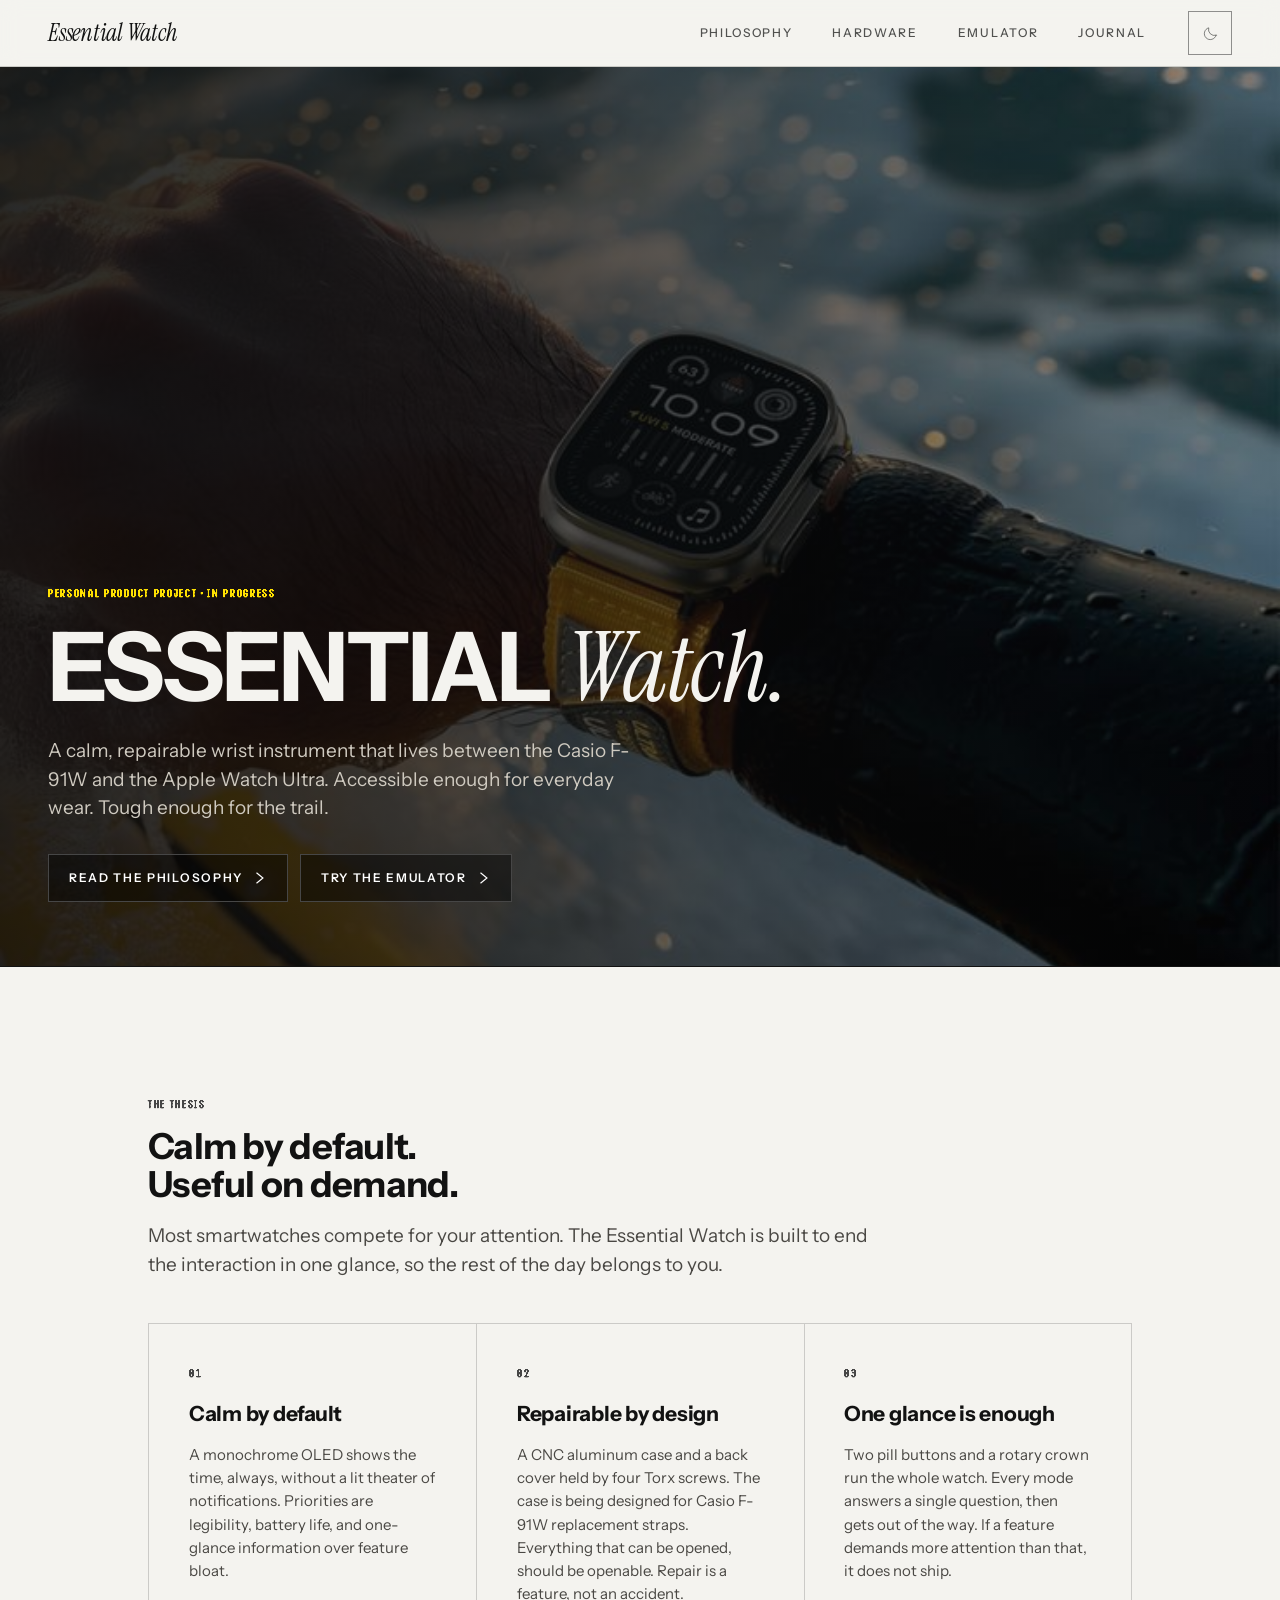
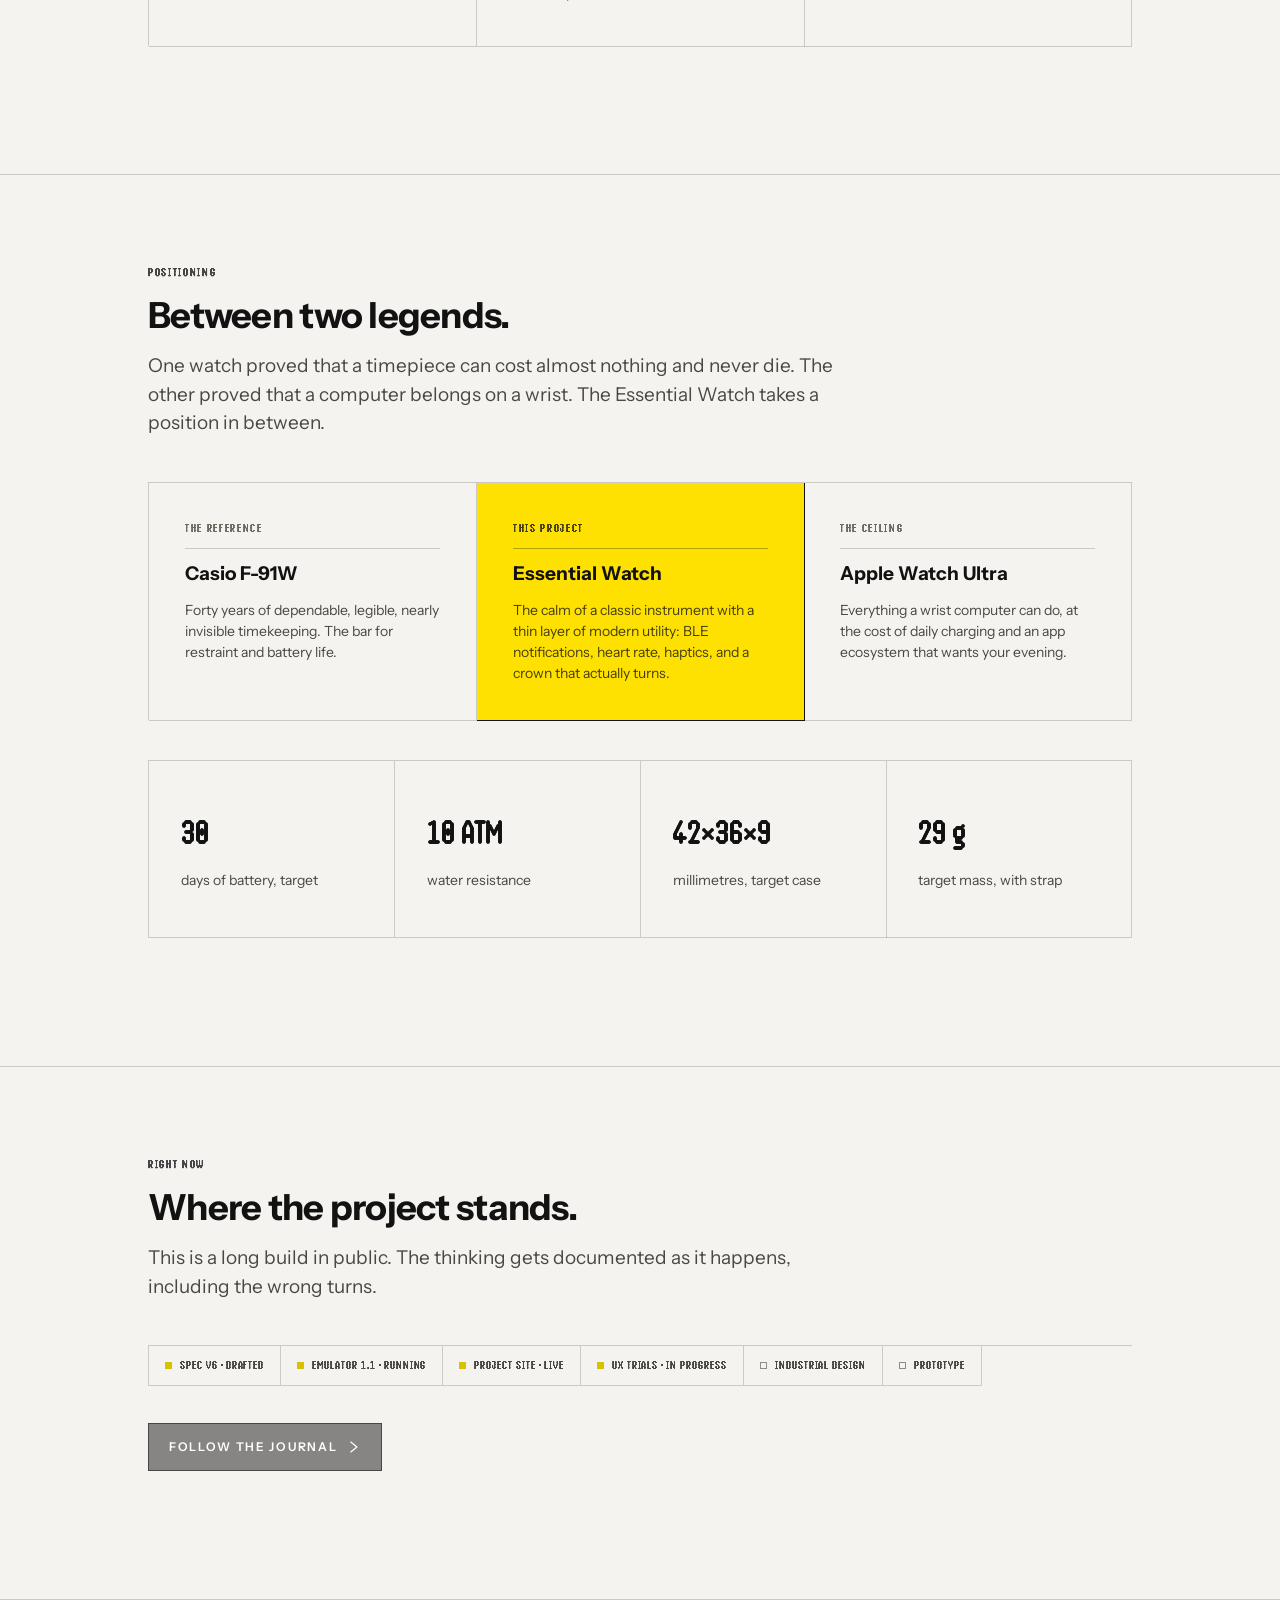
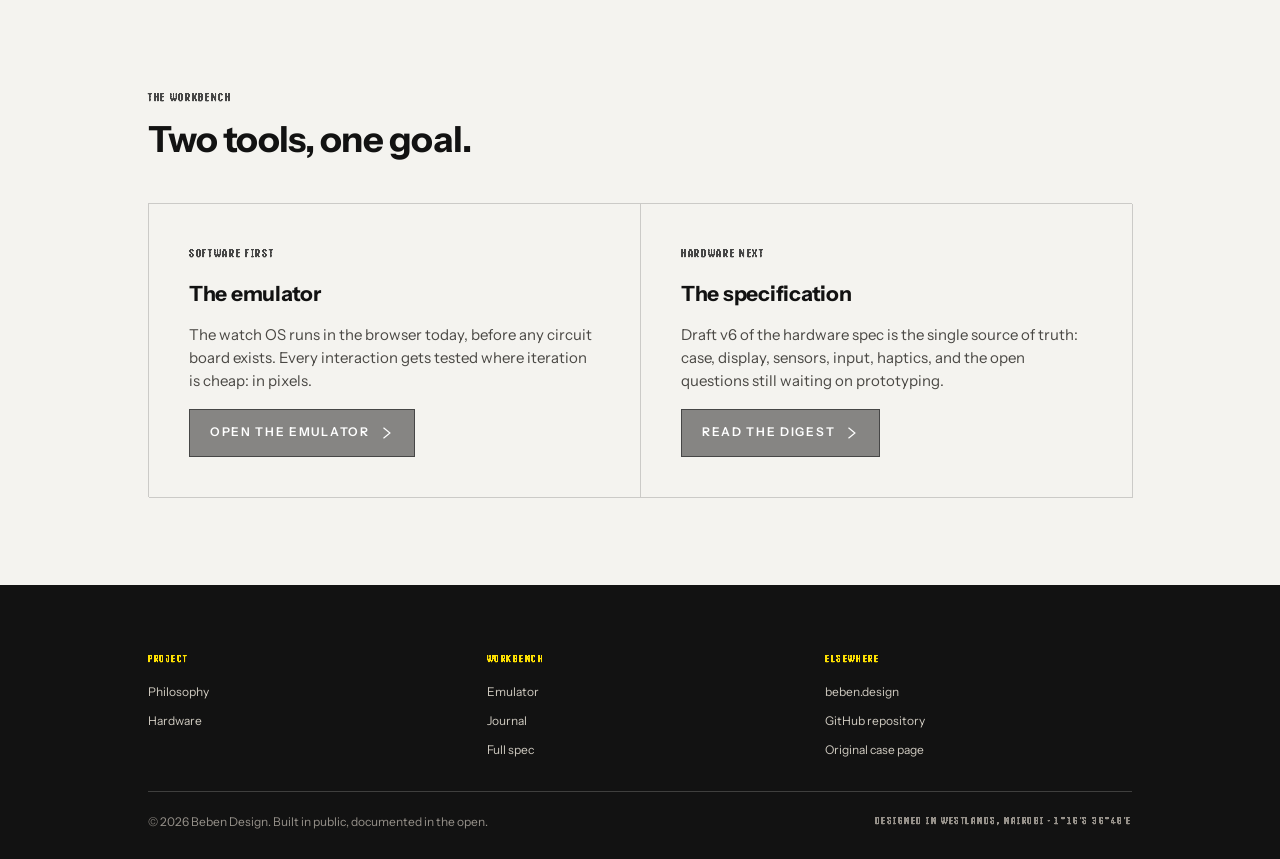
<file: docs/index.html>
<!DOCTYPE html>
<html lang="en">
<head>
  <meta charset="UTF-8">
  <meta name="viewport" content="width=device-width, initial-scale=1.0">
  <title>Essential Watch</title>
  <meta name="description" content="A calm, repairable wrist instrument built between the Casio F-91W and the Apple Watch Ultra. A personal product project by Beben Design.">
  <link rel="icon" type="image/svg+xml" href="favicon.svg">
  <link rel="preconnect" href="https://fonts.googleapis.com">
  <link rel="preconnect" href="https://fonts.gstatic.com" crossorigin>
  <link href="https://fonts.googleapis.com/css2?family=Instrument+Sans:wght@400;500;600;700&family=Instrument+Serif:ital@0;1&family=Handjet:wght@100..900&display=swap" rel="stylesheet">
  <link rel="stylesheet" href="css/site.css">
  <script>
    /* Apply the stored theme before first paint, so a dark reload never flashes white. */
    (function () {
      try {
        var t = localStorage.getItem("ew-theme");
        if (t === "dark" || t === "light") document.documentElement.setAttribute("data-theme", t);
      } catch (e) {}
    })();
  </script>
</head>
<body>

  <nav class="nav">
    <div class="nav-inner">
      <a class="nav-brand wordmark" href="index.html">Essential Watch</a>
      <div class="nav-links">
        <a href="philosophy.html">Philosophy</a>
        <a href="hardware.html">Hardware</a>
        <a href="emulator.html">Emulator</a>
        <a href="journal.html">Journal</a>
      </div>
      <button class="theme-toggle" type="button" aria-pressed="false" aria-label="Switch to dark theme" title="Dark theme">
        <svg class="icon-moon" viewBox="0 0 24 24" aria-hidden="true"><path d="M20 14.5A8.5 8.5 0 0 1 9.5 4a8.5 8.5 0 1 0 10.5 10.5Z"/></svg>
        <svg class="icon-sun" viewBox="0 0 24 24" aria-hidden="true"><circle cx="12" cy="12" r="4.2"/><path d="M12 2.6v2.1M12 19.3v2.1M4.3 4.3l1.5 1.5M18.2 18.2l1.5 1.5M2.6 12h2.1M19.3 12h2.1M4.3 19.7l1.5-1.5M18.2 5.8l1.5-1.5"/></svg>
      </button>
      <button class="nav-toggle" aria-expanded="false" aria-controls="nav-panel" aria-label="Open menu">
        <span></span><span></span>
      </button>
    </div>
    <div class="nav-panel" id="nav-panel" hidden>
      <a href="philosophy.html">Philosophy</a>
      <a href="hardware.html">Hardware</a>
      <a href="emulator.html">Emulator</a>
      <a href="journal.html">Journal</a>
    </div>
  </nav>

  <main>

    <header class="hero">
      <figure class="hero-media">
        <img src="media/hero-ocean.jpg" alt="A wrist watch worn in the ocean surf" width="1600" height="900" fetchpriority="high" decoding="async">
      </figure>
      <div class="hero-inner">
        <span class="kicker reveal">Personal product project · In progress</span>
        <h1 class="display reveal">Essential <em>Watch.</em></h1>
        <p class="lede reveal">A calm, repairable wrist instrument that lives between the Casio F-91W and the Apple Watch Ultra. Accessible enough for everyday wear. Tough enough for the trail.</p>
        <div class="cta-row reveal">
          <a class="btn btn-primary" href="philosophy.html"><span>Read the philosophy</span><svg class="btn__arrow" width="14" height="14" viewBox="0 0 12 12" aria-hidden="true" focusable="false"><path d="M3 1.5 8.5 6 3 10.5" fill="none" stroke="currentColor" stroke-width="1"/></svg></a>
          <a class="btn btn-outline" href="emulator.html"><span>Try the emulator</span><svg class="btn__arrow" width="14" height="14" viewBox="0 0 12 12" aria-hidden="true" focusable="false"><path d="M3 1.5 8.5 6 3 10.5" fill="none" stroke="currentColor" stroke-width="1"/></svg></a>
        </div>
      </div>
    </header>

    <section class="section">
      <div class="container">
        <div class="section-head">
          <span class="kicker reveal">The thesis</span>
          <h2 class="headline reveal">Calm by default.<br>Useful on demand.</h2>
          <p class="lede reveal">Most smartwatches compete for your attention. The Essential Watch is built to end the interaction in one glance, so the rest of the day belongs to you.</p>
        </div>
        <div class="card-grid" data-stagger>
          <div class="card reveal">
            <span class="kicker">01</span>
            <h3>Calm by default</h3>
            <p>A monochrome OLED shows the time, always, without a lit theater of notifications. Priorities are legibility, battery life, and one-glance information over feature bloat.</p>
          </div>
          <div class="card reveal">
            <span class="kicker">02</span>
            <h3>Repairable by design</h3>
            <p>A CNC aluminum case and a back cover held by four Torx screws. The case is being designed for Casio F-91W replacement straps. Everything that can be opened, should be openable. Repair is a feature, not an accident.</p>
          </div>
          <div class="card reveal">
            <span class="kicker">03</span>
            <h3>One glance is enough</h3>
            <p>Two pill buttons and a rotary crown run the whole watch. Every mode answers a single question, then gets out of the way. If a feature demands more attention than that, it does not ship.</p>
          </div>
        </div>
      </div>
    </section>

    <section class="section">
      <div class="container">
        <div class="section-head">
          <span class="kicker reveal">Positioning</span>
          <h2 class="headline reveal">Between two legends.</h2>
          <p class="lede reveal">One watch proved that a timepiece can cost almost nothing and never die. The other proved that a computer belongs on a wrist. The Essential Watch takes a position in between.</p>
        </div>
        <div class="spectrum" data-stagger>
          <div class="spectrum-node reveal">
            <span class="role">The reference</span>
            <span class="name">Casio F-91W</span>
            <p>Forty years of dependable, legible, nearly invisible timekeeping. The bar for restraint and battery life.</p>
          </div>
          <div class="spectrum-node center reveal">
            <span class="role">This project</span>
            <span class="name">Essential Watch</span>
            <p>The calm of a classic instrument with a thin layer of modern utility: BLE notifications, heart rate, haptics, and a crown that actually turns.</p>
          </div>
          <div class="spectrum-node reveal">
            <span class="role">The ceiling</span>
            <span class="name">Apple Watch Ultra</span>
            <p>Everything a wrist computer can do, at the cost of daily charging and an app ecosystem that wants your evening.</p>
          </div>
        </div>
        <div class="stat-band" data-stagger aria-label="Headline targets">
          <div class="stat reveal">
            <span class="value">30</span>
            <span class="label">days of battery, target</span>
          </div>
          <div class="stat reveal">
            <span class="value">10 ATM</span>
            <span class="label">water resistance</span>
          </div>
          <div class="stat reveal">
            <span class="value">42×36×9</span>
            <span class="label">millimetres, target case</span>
          </div>
          <div class="stat reveal">
            <span class="value">29 g</span>
            <span class="label">target mass, with strap</span>
          </div>
        </div>
      </div>
    </section>

    <section class="section">
      <div class="container">
        <div class="section-head">
          <span class="kicker reveal">Right now</span>
          <h2 class="headline reveal">Where the project stands.</h2>
          <p class="lede reveal">This is a long build in public. The thinking gets documented as it happens, including the wrong turns.</p>
        </div>
        <div class="chip-row reveal" data-stagger>
          <span class="chip done">spec v6 · drafted</span>
          <span class="chip done">emulator 1.1 · running</span>
          <span class="chip done">project site · live</span>
          <span class="chip active">ux trials · in progress</span>
          <span class="chip next">industrial design</span>
          <span class="chip next">prototype</span>
        </div>
        <p style="margin-top: 36px" class="reveal">
          <a class="btn-text" href="journal.html"><span>Follow the journal</span><svg class="btn__arrow" width="14" height="14" viewBox="0 0 12 12" aria-hidden="true" focusable="false"><path d="M3 1.5 8.5 6 3 10.5" fill="none" stroke="currentColor" stroke-width="1"/></svg></a>
        </p>
      </div>
    </section>

    <section class="section">
      <div class="container">
        <div class="section-head">
          <span class="kicker reveal">The workbench</span>
          <h2 class="headline reveal">Two tools, one goal.</h2>
        </div>
        <div class="card-grid two" data-stagger>
          <div class="card reveal">
            <span class="kicker">Software first</span>
            <h3>The emulator</h3>
            <p>The watch OS runs in the browser today, before any circuit board exists. Every interaction gets tested where iteration is cheap: in pixels.</p>
            <p style="margin-top:16px"><a class="btn-text" href="emulator.html"><span>Open the emulator</span><svg class="btn__arrow" width="14" height="14" viewBox="0 0 12 12" aria-hidden="true" focusable="false"><path d="M3 1.5 8.5 6 3 10.5" fill="none" stroke="currentColor" stroke-width="1"/></svg></a></p>
          </div>
          <div class="card reveal">
            <span class="kicker">Hardware next</span>
            <h3>The specification</h3>
            <p>Draft v6 of the hardware spec is the single source of truth: case, display, sensors, input, haptics, and the open questions still waiting on prototyping.</p>
            <p style="margin-top:16px"><a class="btn-text" href="hardware.html"><span>Read the digest</span><svg class="btn__arrow" width="14" height="14" viewBox="0 0 12 12" aria-hidden="true" focusable="false"><path d="M3 1.5 8.5 6 3 10.5" fill="none" stroke="currentColor" stroke-width="1"/></svg></a></p>
          </div>
        </div>
      </div>
    </section>

  </main>

  <footer class="footer">
    <div class="container">
      <div class="footer-cols">
        <div>
          <h4>Project</h4>
          <ul>
            <li><a href="philosophy.html">Philosophy</a></li>
            <li><a href="hardware.html">Hardware</a></li>
          </ul>
        </div>
        <div>
          <h4>Workbench</h4>
          <ul>
            <li><a href="emulator.html">Emulator</a></li>
            <li><a href="journal.html">Journal</a></li>
            <li><a href="spec.html">Full spec</a></li>
          </ul>
        </div>
        <div>
          <h4>Elsewhere</h4>
          <ul>
            <li><a href="https://beben.design" rel="noopener">beben.design</a></li>
            <li><a href="https://github.com/luishowin/essential-watch" rel="noopener">GitHub repository</a></li>
            <li><a href="https://beben.design/trek-watch/" rel="noopener">Original case page</a></li>
          </ul>
        </div>
      </div>
      <div class="footer-bottom">
        <span>© 2026 Beben Design. Built in public, documented in the open.</span>
        <span class="mono">Designed in Westlands, Nairobi · 1°16'S 36°48'E</span>
      </div>
    </div>
  </footer>

  <script src="js/site.js"></script>
</body>
</html>
</file>
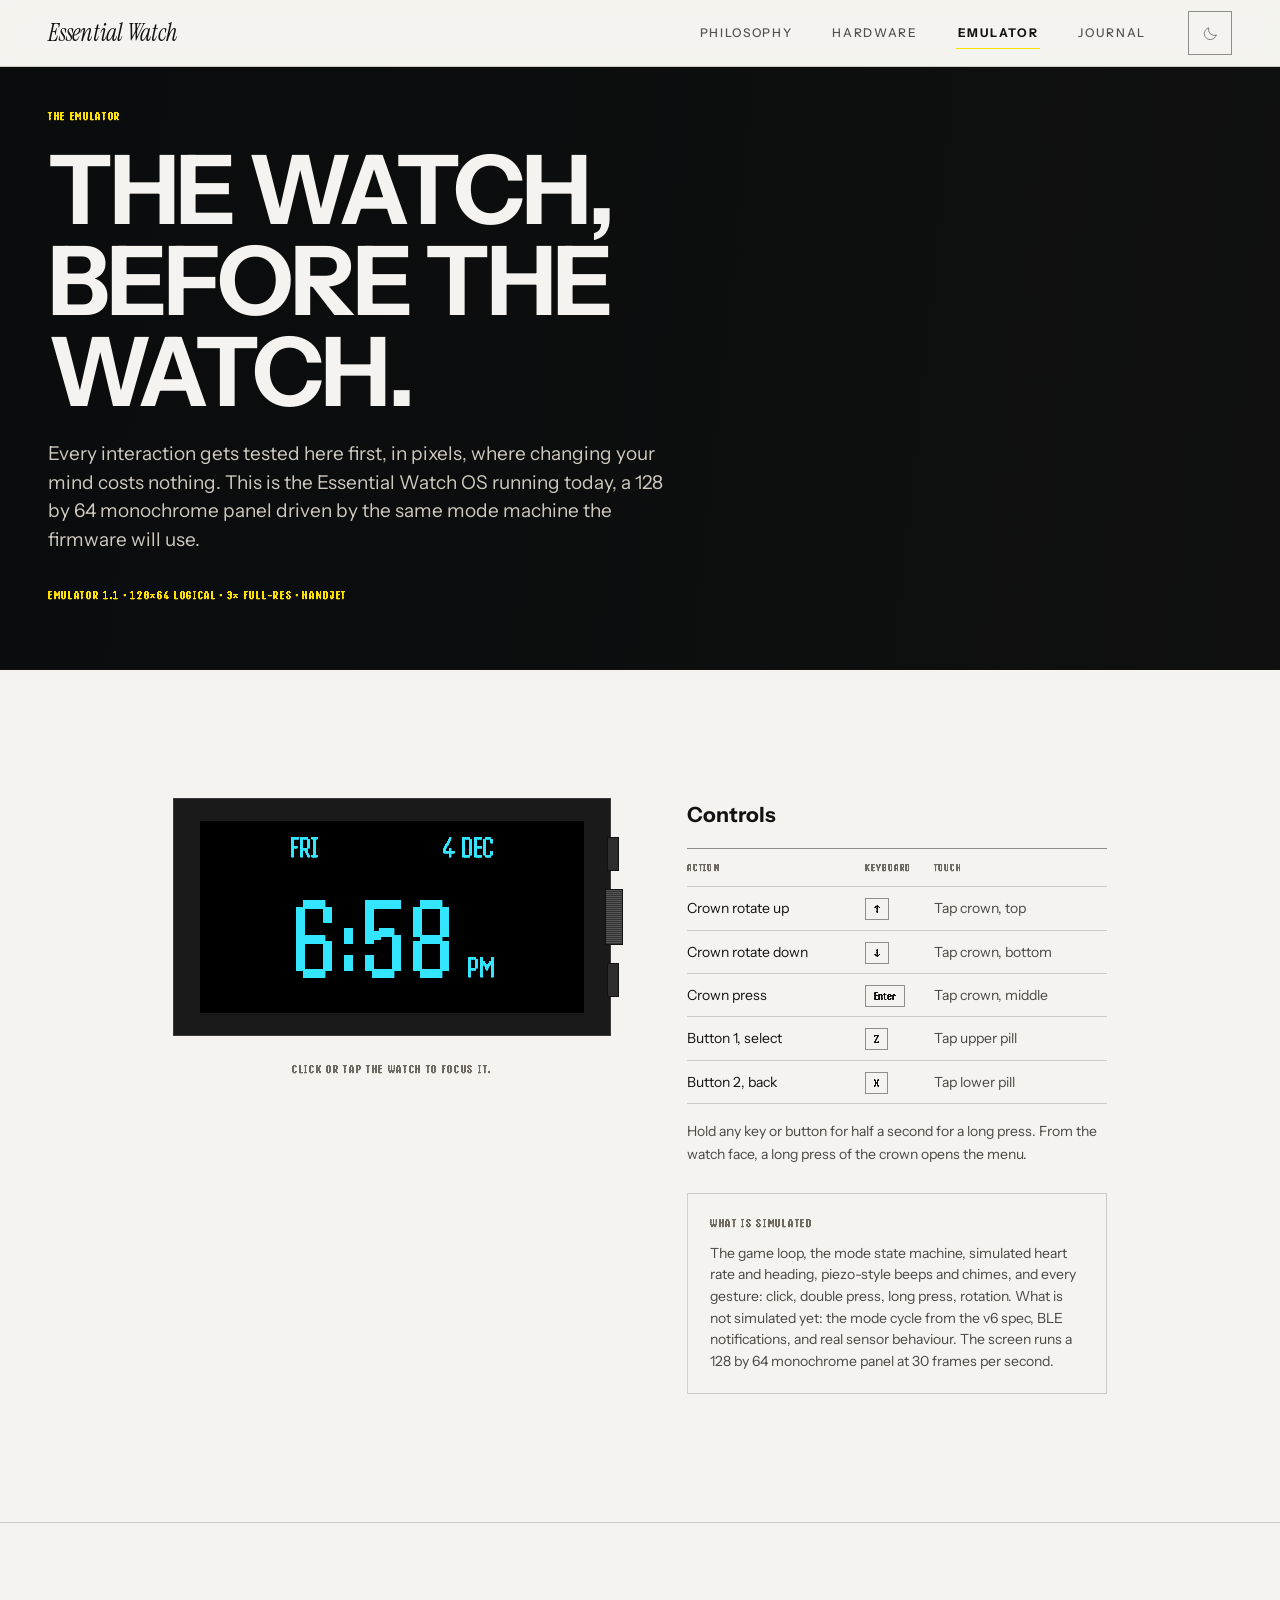
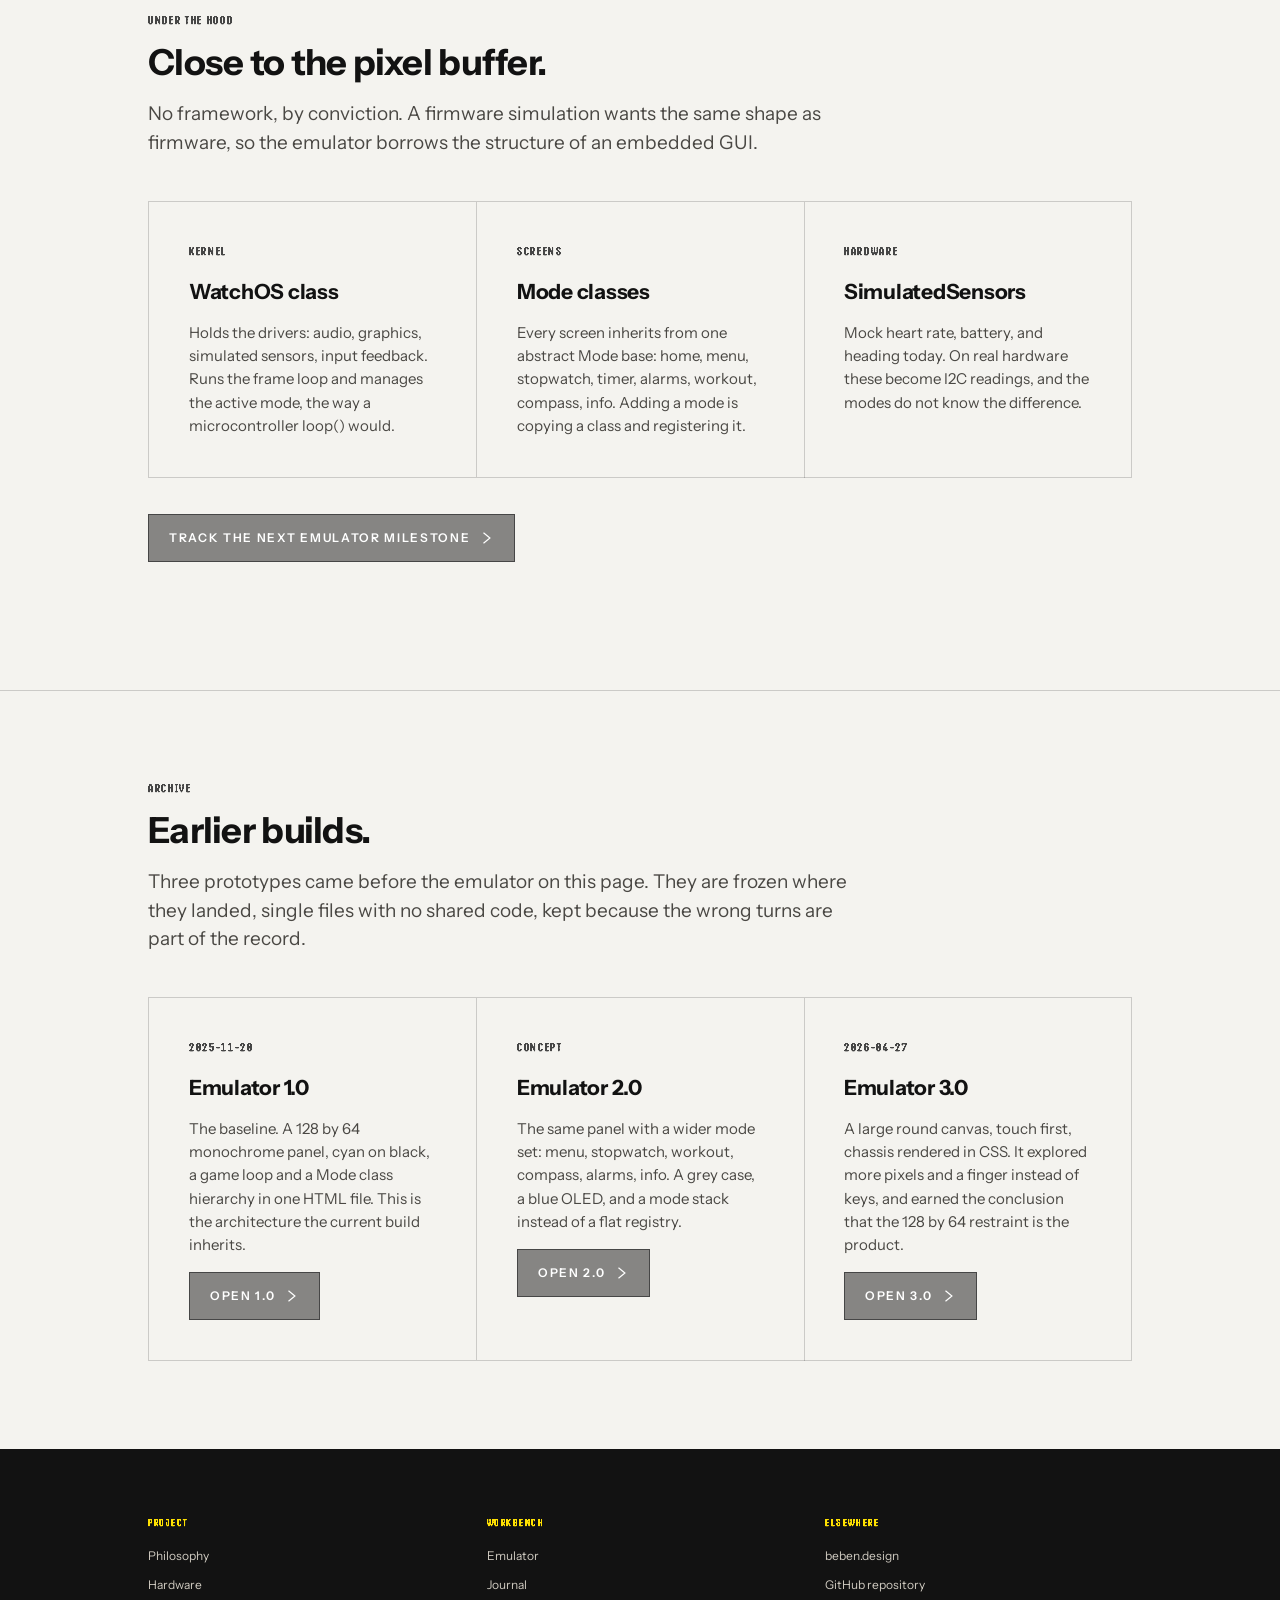
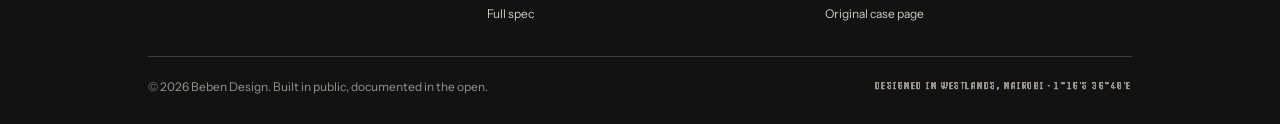
<file: docs/emulator.html>
<!DOCTYPE html>
<html lang="en">
<head>
  <meta charset="UTF-8">
  <meta name="viewport" content="width=device-width, initial-scale=1.0">
  <title>Emulator · Essential Watch</title>
  <meta name="description" content="The Essential Watch OS emulator. Test the watch UX in the browser, before the hardware exists.">
  <link rel="icon" type="image/svg+xml" href="favicon.svg">
  <link rel="preconnect" href="https://fonts.googleapis.com">
  <link rel="preconnect" href="https://fonts.gstatic.com" crossorigin>
  <link href="https://fonts.googleapis.com/css2?family=Instrument+Sans:wght@400;500;600;700&family=Instrument+Serif:ital@0;1&family=Handjet:wght@100..900&display=swap" rel="stylesheet">
  <link rel="stylesheet" href="css/site.css">
  <script>
    /* Apply the stored theme before first paint, so a dark reload never flashes white. */
    (function () {
      try {
        var t = localStorage.getItem("ew-theme");
        if (t === "dark" || t === "light") document.documentElement.setAttribute("data-theme", t);
      } catch (e) {}
    })();
  </script>
</head>
<body>

  <nav class="nav">
    <div class="nav-inner">
      <a class="nav-brand wordmark" href="index.html">Essential Watch</a>
      <div class="nav-links">
        <a href="philosophy.html">Philosophy</a>
        <a href="hardware.html">Hardware</a>
        <a href="emulator.html" aria-current="page">Emulator</a>
        <a href="journal.html">Journal</a>
      </div>
      <button class="theme-toggle" type="button" aria-pressed="false" aria-label="Switch to dark theme" title="Dark theme">
        <svg class="icon-moon" viewBox="0 0 24 24" aria-hidden="true"><path d="M20 14.5A8.5 8.5 0 0 1 9.5 4a8.5 8.5 0 1 0 10.5 10.5Z"/></svg>
        <svg class="icon-sun" viewBox="0 0 24 24" aria-hidden="true"><circle cx="12" cy="12" r="4.2"/><path d="M12 2.6v2.1M12 19.3v2.1M4.3 4.3l1.5 1.5M18.2 18.2l1.5 1.5M2.6 12h2.1M19.3 12h2.1M4.3 19.7l1.5-1.5M18.2 5.8l1.5-1.5"/></svg>
      </button>
      <button class="nav-toggle" aria-expanded="false" aria-controls="nav-panel" aria-label="Open menu">
        <span></span><span></span>
      </button>
    </div>
    <div class="nav-panel" id="nav-panel" hidden>
      <a href="philosophy.html">Philosophy</a>
      <a href="hardware.html">Hardware</a>
      <a href="emulator.html" aria-current="page">Emulator</a>
      <a href="journal.html">Journal</a>
    </div>
  </nav>

  <main>

    <header class="hero hero-compact">
      <div class="hero-inner">

      <span class="kicker reveal">The emulator</span>
      <h1 class="display reveal">The watch,<br>before the watch.</h1>
      <p class="lede reveal">Every interaction gets tested here first, in pixels, where changing your mind costs nothing. This is the Essential Watch OS running today, a 128 by 64 monochrome panel driven by the same mode machine the firmware will use.</p>
      <p class="mono reveal" style="margin-top: 20px">EMULATOR 1.1 · 128×64 LOGICAL · 3× FULL-RES · HANDJET</p>
          </div>
    </header>

    <section class="section">
      <div class="container">
        <div class="emulator-stage">
          <div class="device-wrap reveal">
            <div id="device" tabindex="0" role="application" aria-label="Essential Watch emulator. Arrow keys rotate the crown, Enter presses it, Z and X are the buttons.">
              <canvas id="display" width="384" height="192" aria-label="Emulated watch screen"></canvas>
              <button class="device-btn btn-upper" type="button" aria-label="Button one, select"></button>
              <button class="device-btn crown" type="button" aria-label="Crown. Tap the top to rotate up, the bottom to rotate down, the middle to press."></button>
              <button class="device-btn btn-lower" type="button" aria-label="Button two, back"></button>
              <div class="device-feedback" aria-hidden="true">
                <span id="fb-btn-upper" class="fb-icon">●</span>
                <span id="fb-btn-lower" class="fb-icon">●</span>
                <span id="fb-rotate-up" class="fb-icon">▲</span>
                <span id="fb-rotate-down" class="fb-icon">▼</span>
                <span id="fb-crown-press" class="fb-icon">[OK]</span>
              </div>
            </div>
            <p class="mono" style="text-align: center; margin-top: 24px">Click or tap the watch to focus it.</p>
          </div>

          <div class="emulator-side reveal">
            <h3>Controls</h3>
            <table class="control-table">
              <thead>
                <tr><th>Action</th><th>Keyboard</th><th>Touch</th></tr>
              </thead>
              <tbody>
                <tr><td>Crown rotate up</td><td><kbd>↑</kbd></td><td>Tap crown, top</td></tr>
                <tr><td>Crown rotate down</td><td><kbd>↓</kbd></td><td>Tap crown, bottom</td></tr>
                <tr><td>Crown press</td><td><kbd>Enter</kbd></td><td>Tap crown, middle</td></tr>
                <tr><td>Button 1, select</td><td><kbd>Z</kbd></td><td>Tap upper pill</td></tr>
                <tr><td>Button 2, back</td><td><kbd>X</kbd></td><td>Tap lower pill</td></tr>
              </tbody>
            </table>
            <p class="body-copy" style="font-size: 14px; margin-top: 16px">Hold any key or button for half a second for a long press. From the watch face, a long press of the crown opens the menu.</p>

            <div class="emulator-note">
              <span class="kicker">What is simulated</span>
              The game loop, the mode state machine, simulated heart rate and heading, piezo-style beeps and chimes, and every gesture: click, double press, long press, rotation. What is not simulated yet: the mode cycle from the v6 spec, BLE notifications, and real sensor behaviour. The screen runs a 128 by 64 monochrome panel at 30 frames per second.
            </div>
          </div>
        </div>
      </div>
    </section>

    <section class="section">
      <div class="container">
        <div class="section-head">
          <span class="kicker reveal">Under the hood</span>
          <h2 class="headline reveal">Close to the pixel buffer.</h2>
          <p class="lede reveal">No framework, by conviction. A firmware simulation wants the same shape as firmware, so the emulator borrows the structure of an embedded GUI.</p>
        </div>
        <div class="card-grid" data-stagger>
          <div class="card reveal">
            <span class="kicker">Kernel</span>
            <h3>WatchOS class</h3>
            <p>Holds the drivers: audio, graphics, simulated sensors, input feedback. Runs the frame loop and manages the active mode, the way a microcontroller loop() would.</p>
          </div>
          <div class="card reveal">
            <span class="kicker">Screens</span>
            <h3>Mode classes</h3>
            <p>Every screen inherits from one abstract Mode base: home, menu, stopwatch, timer, alarms, workout, compass, info. Adding a mode is copying a class and registering it.</p>
          </div>
          <div class="card reveal">
            <span class="kicker">Hardware</span>
            <h3>SimulatedSensors</h3>
            <p>Mock heart rate, battery, and heading today. On real hardware these become I2C readings, and the modes do not know the difference.</p>
          </div>
        </div>
        <p style="margin-top: 36px" class="reveal">
          <a class="btn-text" href="journal.html"><span>Track the next emulator milestone</span><svg class="btn__arrow" width="14" height="14" viewBox="0 0 12 12" aria-hidden="true" focusable="false"><path d="M3 1.5 8.5 6 3 10.5" fill="none" stroke="currentColor" stroke-width="1"/></svg></a>
        </p>
      </div>
    </section>

    <section class="section">
      <div class="container">
        <div class="section-head">
          <span class="kicker reveal">Archive</span>
          <h2 class="headline reveal">Earlier builds.</h2>
          <p class="lede reveal">Three prototypes came before the emulator on this page. They are frozen where they landed, single files with no shared code, kept because the wrong turns are part of the record.</p>
        </div>
        <div class="card-grid" data-stagger>
          <div class="card reveal">
            <span class="kicker">2025-11-20</span>
            <h3>Emulator 1.0</h3>
            <p>The baseline. A 128 by 64 monochrome panel, cyan on black, a game loop and a Mode class hierarchy in one HTML file. This is the architecture the current build inherits.</p>
            <p style="margin-top:16px"><a class="btn-text" href="emulator1.0.html"><span>Open 1.0</span><svg class="btn__arrow" width="14" height="14" viewBox="0 0 12 12" aria-hidden="true" focusable="false"><path d="M3 1.5 8.5 6 3 10.5" fill="none" stroke="currentColor" stroke-width="1"/></svg></a></p>
          </div>
          <div class="card reveal">
            <span class="kicker">Concept</span>
            <h3>Emulator 2.0</h3>
            <p>The same panel with a wider mode set: menu, stopwatch, workout, compass, alarms, info. A grey case, a blue OLED, and a mode stack instead of a flat registry.</p>
            <p style="margin-top:16px"><a class="btn-text" href="emulator2.0.html"><span>Open 2.0</span><svg class="btn__arrow" width="14" height="14" viewBox="0 0 12 12" aria-hidden="true" focusable="false"><path d="M3 1.5 8.5 6 3 10.5" fill="none" stroke="currentColor" stroke-width="1"/></svg></a></p>
          </div>
          <div class="card reveal">
            <span class="kicker">2026-04-27</span>
            <h3>Emulator 3.0</h3>
            <p>A large round canvas, touch first, chassis rendered in CSS. It explored more pixels and a finger instead of keys, and earned the conclusion that the 128 by 64 restraint is the product.</p>
            <p style="margin-top:16px"><a class="btn-text" href="emulator3.0.html"><span>Open 3.0</span><svg class="btn__arrow" width="14" height="14" viewBox="0 0 12 12" aria-hidden="true" focusable="false"><path d="M3 1.5 8.5 6 3 10.5" fill="none" stroke="currentColor" stroke-width="1"/></svg></a></p>
          </div>
        </div>
      </div>
    </section>

  </main>

  <footer class="footer">
    <div class="container">
      <div class="footer-cols">
        <div>
          <h4>Project</h4>
          <ul>
            <li><a href="philosophy.html">Philosophy</a></li>
            <li><a href="hardware.html">Hardware</a></li>
          </ul>
        </div>
        <div>
          <h4>Workbench</h4>
          <ul>
            <li><a href="emulator.html">Emulator</a></li>
            <li><a href="journal.html">Journal</a></li>
            <li><a href="spec.html">Full spec</a></li>
          </ul>
        </div>
        <div>
          <h4>Elsewhere</h4>
          <ul>
            <li><a href="https://beben.design" rel="noopener">beben.design</a></li>
            <li><a href="https://github.com/luishowin/essential-watch" rel="noopener">GitHub repository</a></li>
            <li><a href="https://beben.design/trek-watch/" rel="noopener">Original case page</a></li>
          </ul>
        </div>
      </div>
      <div class="footer-bottom">
        <span>© 2026 Beben Design. Built in public, documented in the open.</span>
        <span class="mono">Designed in Westlands, Nairobi · 1°16'S 36°48'E</span>
      </div>
    </div>
  </footer>

  <script src="js/site.js"></script>
  <script src="js/emulator.js"></script>
</body>
</html>
</file>
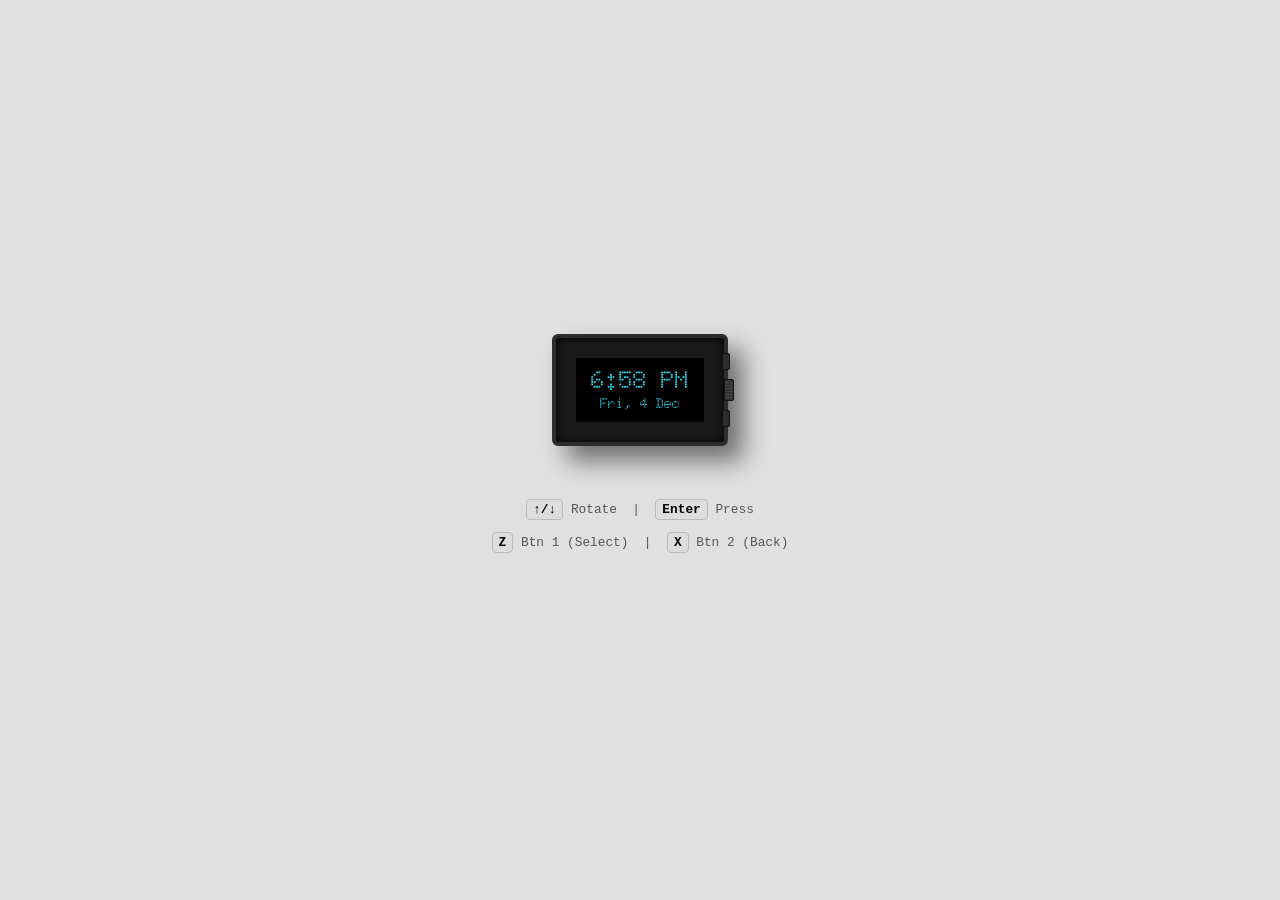
<file: docs/emulator1.0.html>
<!DOCTYPE html>
<html lang="en">
<head>
    <meta charset="UTF-8">
    <meta name="viewport" content="width=device-width, initial-scale=1.0">
    <title>Watch OS Emulator v1.1</title>
    <link rel="preconnect" href="https://fonts.googleapis.com">
    <link rel="preconnect" href="https://fonts.gstatic.com" crossorigin>
    <link href="https://fonts.googleapis.com/css2?family=Doto:wght@400;700&display=swap" rel="stylesheet">
    <style>
        :root {
            --bezel-color: #1a1a1a;
            --screen-bg: #000000;
            --oled-on: #33E5FF;
            --oled-dim: #114c55;
            --case-metal: #2d2d2d;
            --feedback-color: #ff3333; /* Red for debug indicators */
        }

        body {
            background-color: #e0e0e0;
            color: #333;
            font-family: 'Courier New', Courier, monospace;
            display: flex;
            flex-direction: column;
            align-items: center;
            justify-content: center;
            height: 100vh;
            margin: 0;
            user-select: none;
        }

        .watch-case {
            position: relative;
            padding: 20px 20px;
            background-color: var(--bezel-color);
            border-radius: 6px;
            display: flex;
            justify-content: center;
            align-items: center;
            border: 4px solid var(--case-metal);
            box-shadow: 
                inset 0 0 10px #000,
                15px 15px 25px rgba(0,0,0,0.5);
        }

        canvas {
            background-color: var(--screen-bg);
            image-rendering: pixelated;
            width: 128px;
            height: 64px;
            box-shadow: inset 0 0 5px rgba(0,0,0,0.8); 
        }

        .screen-overlay {
            position: absolute;
            top: 20px; left: 20px;
            width: 128px;
            height: 64px;
            pointer-events: none;
            background: linear-gradient(rgba(18, 16, 16, 0) 50%, rgba(0, 0, 0, 0.15) 50%);
            background-size: 100% 2px;
            opacity: 0.6;
        }

        /* --- VISUAL AIDS (EMULATOR ONLY) --- */
        .feedback-overlay {
            position: absolute;
            top: 0; left: 0; width: 100%; height: 100%;
            pointer-events: none;
        }
        .fb-icon {
            position: absolute;
            color: var(--feedback-color);
            font-weight: bold;
            font-size: 20px;
            opacity: 0;
            transition: opacity 0.05s; /* Fast transition for responsiveness */
            text-shadow: 0 0 5px rgba(255,0,0,0.5);
        }
        .fb-visible { opacity: 1; }
        
        /* Positioning indicators near physical buttons */
        #fb-btn1 { right: -35px; top: 10px; }
        #fb-btn2 { right: -35px; bottom: 10px; }
        #fb-crown-up { right: -35px; top: 35%; font-size: 14px; }
        #fb-crown-down { right: -35px; bottom: 35%; font-size: 14px; }
        #fb-crown-press { right: -50px; top: 45%; font-size: 12px; }


        .controls-hint {
            margin-top: 40px;
            text-align: center;
            font-size: 0.8rem;
            color: #555;
        }
        .key {
            display: inline-block;
            background: #ddd;
            padding: 2px 6px;
            border-radius: 4px;
            font-weight: bold;
            border: 1px solid #bbb;
            color: #000;
        }

        .btn-physical {
            position: absolute;
            background: var(--case-metal);
            border: 1px solid #111;
            transition: transform 0.1s;
        }
        .crown { right: -10px; top: 50%; transform: translateY(-50%); width: 8px; height: 20px; border-radius: 0 2px 2px 0; background: repeating-linear-gradient(0deg, #333, #333 2px, #555 3px); }
        .btn1 { right: -6px; top: 15px; width: 6px; height: 15px; border-radius: 0 2px 2px 0; }
        .btn2 { right: -6px; bottom: 15px; width: 6px; height: 15px; border-radius: 0 2px 2px 0; }
        .active-btn { filter: brightness(1.5); }
    </style>
</head>
<body>

    <div class="watch-case">
        <div id="phy-btn1" class="btn-physical btn1"></div>
        <div id="phy-crown" class="btn-physical crown"></div>
        <div id="phy-btn2" class="btn-physical btn2"></div>
        
        <canvas id="display" width="128" height="64"></canvas>
        <div class="screen-overlay"></div>
        
        <!-- Input Feedback Layer (Outside UI) -->
        <div class="feedback-overlay">
            <div id="fb-btn1" class="fb-icon">&lt;</div>
            <div id="fb-btn2" class="fb-icon">&lt;</div>
            <div id="fb-crown-up" class="fb-icon">▲</div>
            <div id="fb-crown-down" class="fb-icon">▼</div>
            <div id="fb-crown-press" class="fb-icon">[OK]</div>
        </div>
    </div>

    <div class="controls-hint">
        <p><span class="key">↑/↓</span> Rotate &nbsp;|&nbsp; <span class="key">Enter</span> Press</p>
        <p><span class="key">Z</span> Btn 1 (Select) &nbsp;|&nbsp; <span class="key">X</span> Btn 2 (Back)</p>
    </div>

<script>
/**
 * WATCH OS v1.1
 * Resolution: 128x64
 */

// --- CONSTANTS ---
const SCREEN_W = 128;
const SCREEN_H = 64;
const FPS = 30;
const COLOR_ON = "#33E5FF";
const COLOR_OFF = "#000000";
const COLOR_DIM = "#114c55";

// --- CORE SYSTEM ---

class AudioController {
    constructor() {
        this.ctx = new (window.AudioContext || window.webkitAudioContext)();
        this.volume = 0.15;
    }
    playTone(freq, type, duration) {
        if (this.ctx.state === 'suspended') this.ctx.resume();
        const osc = this.ctx.createOscillator();
        const gain = this.ctx.createGain();
        osc.type = type;
        osc.frequency.setValueAtTime(freq, this.ctx.currentTime);
        gain.gain.setValueAtTime(this.volume, this.ctx.currentTime);
        gain.gain.exponentialRampToValueAtTime(0.001, this.ctx.currentTime + duration);
        osc.connect(gain);
        gain.connect(this.ctx.destination);
        osc.start();
        osc.stop(this.ctx.currentTime + duration);
    }
    beep() { this.playTone(1500, 'square', 0.05); } 
    chime() { this.playTone(1800, 'sine', 0.1); setTimeout(()=>this.playTone(2200, 'sine', 0.2), 100); }
    alarm() { 
        this.playTone(1500, 'sawtooth', 0.2); 
        setTimeout(() => this.playTone(1500, 'sawtooth', 0.2), 300);
    }
}

class SimulatedSensors {
    constructor() {
        this.heartRate = 142;
        this.battery = 84;
        this.gpsLocked = true;
        this.heading = 0;
        setInterval(() => {
            this.heartRate = 138 + Math.floor(Math.random() * 8);
            this.heading = (this.heading + 5) % 360;
        }, 1000);
    }
}

class Graphics {
    constructor(canvasId) {
        this.canvas = document.getElementById(canvasId);
        this.ctx = this.canvas.getContext('2d');
        this.ctx.imageSmoothingEnabled = false;
    }
    clear() {
        this.ctx.fillStyle = COLOR_OFF;
        this.ctx.fillRect(0, 0, SCREEN_W, SCREEN_H);
    }
    text(str, x, y, size = 12, align = "left", color = COLOR_ON) {
        this.ctx.font = `700 ${size}px 'Doto', monospace`; 
        this.ctx.fillStyle = color;
        this.ctx.textAlign = align;
        this.ctx.fillText(str, x, y);
    }
    rect(x, y, w, h, filled = true) {
        this.ctx.strokeStyle = COLOR_ON;
        this.ctx.fillStyle = COLOR_ON;
        if (filled) this.ctx.fillRect(x, y, w, h);
        else this.ctx.strokeRect(x, y, w, h);
    }
    line(x1, y1, x2, y2) {
        this.ctx.strokeStyle = COLOR_ON;
        this.ctx.beginPath();
        this.ctx.moveTo(x1, y1);
        this.ctx.lineTo(x2, y2);
        this.ctx.stroke();
    }
}

// --- VISUAL FEEDBACK (DOM BASED) ---
class InputFeedback {
    constructor() {
        this.timers = {};
    }
    
    // Set state directly for key up/down events
    setState(id, visible) {
        const el = document.getElementById(id);
        if(!el) return;
        if (visible) el.classList.add('fb-visible');
        else el.classList.remove('fb-visible');
    }

    // Flash for stateless events (Rotation)
    flash(id) {
        this.setState(id, true);
        if(this.timers[id]) clearTimeout(this.timers[id]);
        this.timers[id] = setTimeout(() => this.setState(id, false), 200);
    }
}

class Mode {
    constructor(os) { this.os = os; }
    enter() {} 
    exit() {}
    update(dt) {}
    draw(gfx) {}
    onInput(event, type) {}
}

// --- IMPLEMENTED MODES ---

class HomeMode extends Mode {
    draw(gfx) {
        const d = new Date();
        const timeStr = d.toLocaleTimeString('en-US', { hour12: true, hour: 'numeric', minute: '2-digit' });
        const dateStr = d.toLocaleDateString('en-GB', { weekday: 'short', day: 'numeric', month: 'short' });

        gfx.text(timeStr, SCREEN_W/2, 30, 24, "center", COLOR_ON); 
        gfx.text(dateStr, SCREEN_W/2, 50, 14, "center", COLOR_ON);
    }
    onInput(e, type) {
        if (type === 'long_press' && e === 'ENTER') this.os.switchMode('menu');
    }
}

class MenuMode extends Mode {
    constructor(os) {
        super(os);
        this.items = ["Stopwatch", "Timer", "Alarms", "Workout", "Compass", "Info", "Exit"];
        this.selected = 0;
    }
    draw(gfx) {
        const startY = 22;
        const h = 16; 
        const windowSize = 3;
        
        let startIdx = 0;
        if (this.selected >= windowSize) startIdx = this.selected - windowSize + 1;

        for (let i = 0; i < windowSize; i++) {
            const itemIdx = startIdx + i;
            if (itemIdx >= this.items.length) break;
            const item = this.items[itemIdx];
            const y = startY + (i * h);
            const isSel = itemIdx === this.selected;
            
            if (isSel) gfx.text(">", 8, y, 14, "left", COLOR_ON);
            gfx.text(item, 20, y, 14, "left", isSel ? COLOR_ON : COLOR_DIM);
        }
    }
    onInput(e, type) {
        if (type === 'rotate') {
            if (e === 'DOWN') this.selected = (this.selected + 1) % this.items.length;
            if (e === 'UP') this.selected = (this.selected - 1 + this.items.length) % this.items.length;
        }
        if (type === 'click' && e === 'ENTER') {
            const map = { 
                "Exit": "home", "Stopwatch": "stopwatch", "Workout": "workout", 
                "Compass": "compass", "Info": "info", "Timer": "timer", "Alarms": "alarms" 
            };
            if(map[this.items[this.selected]]) this.os.switchMode(map[this.items[this.selected]]);
        }
        if (e === 'BTN2') this.os.switchMode('home');
    }
}

class TimerMode extends Mode {
    constructor(os) {
        super(os);
        this.state = 'SET'; // SET, RUNNING, PAUSED, DONE
        this.editField = 0; // 0=H, 1=M, 2=S
        this.h = 0; this.m = 5; this.s = 0;
        this.timeLeft = 0;
    }

    enter() { 
        this.state = 'SET'; 
        this.editField = 1; 
    }

    update(dt) {
        if(this.state === 'RUNNING') {
            this.timeLeft -= dt;
            if(this.timeLeft <= 0) {
                this.timeLeft = 0;
                this.state = 'DONE';
                this.os.audio.chime();
            }
        }
    }

    draw(gfx) {
        if(this.state === 'SET') {
            gfx.text("SET TIMER", SCREEN_W/2, 14, 12, "center", COLOR_DIM);
            const timeStr = `${this.h}:${this.m.toString().padStart(2,'0')}:${this.s.toString().padStart(2,'0')}`;
            
            let xOffset = 30;
            if(this.editField === 0) gfx.rect(xOffset-2, 28, 14, 2, true);
            if(this.editField === 1) gfx.rect(xOffset+20, 28, 20, 2, true);
            if(this.editField === 2) gfx.rect(xOffset+50, 28, 20, 2, true);
            
            gfx.text(timeStr, SCREEN_W/2, 40, 20, "center", COLOR_ON);
            gfx.text("[^] Change  [Ent] Next", SCREEN_W/2, 60, 10, "center", COLOR_DIM);
        } else {
            const totalS = Math.ceil(this.timeLeft / 1000);
            const h = Math.floor(totalS / 3600);
            const m = Math.floor((totalS % 3600) / 60);
            const s = totalS % 60;
            const str = `${h}:${m.toString().padStart(2,'0')}:${s.toString().padStart(2,'0')}`;
            
            gfx.text(this.state, SCREEN_W/2, 14, 12, "center", this.state==='DONE' ? "#fff" : COLOR_DIM);
            gfx.text(str, SCREEN_W/2, 40, 24, "center", COLOR_ON);
            if(this.state !== 'DONE') gfx.text("[Z] Start/Stop", SCREEN_W/2, 60, 10, "center", COLOR_DIM);
        }
    }

    onInput(e, type) {
        if(this.state === 'SET') {
            if(type === 'rotate') {
                const dir = (e==='UP') ? 1 : -1;
                if(this.editField === 0) this.h = Math.max(0, Math.min(23, this.h + dir));
                if(this.editField === 1) this.m = Math.max(0, Math.min(59, this.m + dir));
                if(this.editField === 2) this.s = Math.max(0, Math.min(59, this.s + dir));
            }
            if(type === 'click' && e === 'ENTER') {
                this.editField++;
                if(this.editField > 2) {
                    this.timeLeft = ((this.h*3600) + (this.m*60) + this.s) * 1000;
                    this.state = 'PAUSED';
                }
            }
        } else {
            if(e === 'BTN1' && type === 'click') {
                if(this.state === 'PAUSED') this.state = 'RUNNING';
                else if(this.state === 'RUNNING') this.state = 'PAUSED';
            }
            if(e === 'BTN2' && type === 'click') {
                this.state = 'SET'; 
                this.editField = 0;
            }
        }
        if(e === 'BTN2' && this.state === 'SET') this.os.switchMode('menu');
    }
}

class AlarmMode extends Mode {
    constructor(os) {
        super(os);
        this.alarms = [
            { h: 7, m: 0, on: false },
            { h: 8, m: 30, on: false },
            { h: 18, m: 0, on: true }
        ];
        this.state = 'LIST'; 
        this.selIdx = 0;
    }

    draw(gfx) {
        if(this.state === 'LIST') {
            gfx.text("ALARMS", SCREEN_W/2, 12, 12, "center", COLOR_DIM);
            this.alarms.forEach((a, i) => {
                const y = 28 + (i * 12);
                const prefix = i === this.selIdx ? ">" : " ";
                const status = a.on ? "ON" : "--";
                gfx.text(`${prefix} ${a.h.toString().padStart(2,'0')}:${a.m.toString().padStart(2,'0')} ${status}`, 10, y, 12);
            });
        } else {
            gfx.text(`EDIT ALARM ${this.selIdx+1}`, SCREEN_W/2, 14, 12, "center", COLOR_DIM);
            const a = this.alarms[this.selIdx];
            const str = `${a.h.toString().padStart(2,'0')}:${a.m.toString().padStart(2,'0')}`;
            
            if(this.state === 'EDIT_H') gfx.rect(35, 30, 20, 2, true);
            else gfx.rect(65, 30, 20, 2, true);

            gfx.text(str, SCREEN_W/2, 45, 24, "center");
        }
    }

    onInput(e, type) {
        if(this.state === 'LIST') {
            if(type === 'rotate') {
                if(e === 'DOWN') this.selIdx = (this.selIdx + 1) % 3;
                if(e === 'UP') this.selIdx = (this.selIdx - 1 + 3) % 3;
            }
            if(e === 'BTN1') {
                this.alarms[this.selIdx].on = !this.alarms[this.selIdx].on;
            }
            if(e === 'ENTER' && type === 'click') {
                this.state = 'EDIT_H';
            }
            if(e === 'BTN2') this.os.switchMode('menu');
        } else {
            const a = this.alarms[this.selIdx];
            if(type === 'rotate') {
                const dir = (e==='UP') ? 1 : -1;
                if(this.state === 'EDIT_H') a.h = (a.h + dir + 24) % 24;
                if(this.state === 'EDIT_M') a.m = (a.m + dir + 60) % 60;
            }
            if(type === 'click' && e === 'ENTER') {
                if(this.state === 'EDIT_H') this.state = 'EDIT_M';
                else this.state = 'LIST';
            }
            if(e === 'BTN2') this.state = 'LIST';
        }
    }
}

class WorkoutMode extends Mode {
    constructor(os) { super(os); this.dist=0; }
    update(dt) { this.dist += 0.001; }
    draw(gfx) {
        gfx.text("PACE  5:21", 5, 25, 18, "left", COLOR_ON);
        gfx.text(`HR    ${this.os.sensors.heartRate}`, 5, 45, 18, "left", COLOR_ON);
    }
    onInput(e,type) { if(e==='BTN2') this.os.switchMode('home'); }
}

class StopwatchMode extends Mode {
    constructor(os) { super(os); this.t=0; this.run=false; }
    update(dt) { if(this.run) this.t += dt; }
    draw(gfx) {
        gfx.text("STOPWATCH", SCREEN_W/2, 14, 12, "center", COLOR_DIM);
        gfx.text((this.t/1000).toFixed(2), SCREEN_W/2, 40, 24, "center");
        gfx.text(this.run?"STOP":"START", 10, 60, 10);
        gfx.text("RESET", SCREEN_W-10, 60, 10, "right");
    }
    onInput(e, type) {
        // Correctly handle long_press exit for BTN2
        if(type === 'long_press' && e === 'BTN2') {
            this.os.switchMode('home');
            return;
        }

        if(type === 'click') {
            if(e==='BTN1') this.run = !this.run;
            if(e==='BTN2') { this.run=false; this.t=0; }
        }
    }
}

class InfoMode extends Mode {
    draw(gfx) {
        gfx.text("INFO v1.1", SCREEN_W/2, 20, 14, "center");
        gfx.text("BAT: 84%", SCREEN_W/2, 35, 14, "center");
        gfx.text("MEM: 64KB", SCREEN_W/2, 50, 14, "center");
    }
    onInput(e,type) { if(e==='BTN2') this.os.switchMode('home'); }
}

class CompassMode extends Mode {
    draw(gfx) {
        const h = this.os.sensors.heading;
        gfx.text("COMPASS", SCREEN_W/2, 20, 14, "center");
        gfx.text(`${Math.floor(h)}°`, SCREEN_W/2, 45, 24, "center");
    }
    onInput(e,type) { if(e==='BTN2') this.os.switchMode('home'); }
}

// --- OS KERNEL ---

class WatchOS {
    constructor() {
        this.gfx = new Graphics('display');
        this.audio = new AudioController();
        this.sensors = new SimulatedSensors();
        this.feedback = new InputFeedback();
        
        this.modes = {
            home: new HomeMode(this),
            menu: new MenuMode(this),
            stopwatch: new StopwatchMode(this),
            workout: new WorkoutMode(this),
            info: new InfoMode(this),
            compass: new CompassMode(this),
            timer: new TimerMode(this),
            alarms: new AlarmMode(this)
        };
        this.currentMode = this.modes.home;
        this.inputState = { pressedKey: null, lastPressTime: 0 };
        this.initInput();
        this.loop();
    }

    switchMode(name) {
        if(this.modes[name]) {
            this.currentMode.exit();
            this.currentMode = this.modes[name];
            this.currentMode.enter();
            this.audio.beep();
        }
    }

    handleInput(key, action) {
        const now = Date.now();
        this.triggerAnim(key);

        // Feedback: Show on Down/Rotate, Hide on Up
        const fbMap = { 
            'BTN1': 'fb-btn1', 'BTN2': 'fb-btn2', 'ENTER': 'fb-crown-press',
            'UP': 'fb-crown-up', 'DOWN': 'fb-crown-down'
        };

        if (action === 'down' && fbMap[key]) {
            this.feedback.setState(fbMap[key], true);
        } else if (action === 'up' && fbMap[key]) {
            this.feedback.setState(fbMap[key], false);
        } else if (action === 'rotate') {
            this.feedback.flash(fbMap[key]);
        }

        if (action === 'down') {
            this.inputState.pressedKey = key;
            this.inputState.lastPressTime = now;
            
            // Allow LONG PRESS for ALL buttons (BTN1, BTN2, ENTER)
            if (['ENTER', 'BTN1', 'BTN2'].includes(key)) {
                 this.holdTimer = setTimeout(() => {
                     this.currentMode.onInput(key, 'long_press');
                     this.inputState.pressedKey = null; // Consume event
                 }, 500); // 500ms hold time
            }
        } else if (action === 'up') {
            clearTimeout(this.holdTimer);
            if (this.inputState.pressedKey === key) {
                this.currentMode.onInput(key, 'click');
            }
            this.inputState.pressedKey = null;
        } else if (action === 'rotate') {
            this.currentMode.onInput(key, 'rotate');
        }
    }

    triggerAnim(key) {
        const map = { 'Z': 'phy-btn1', 'X': 'phy-btn2', 'UP': 'phy-crown', 'DOWN': 'phy-crown', 'ENTER': 'phy-crown' };
        const el = document.getElementById(map[key]);
        if(el) {
            el.classList.add('active-btn');
            setTimeout(() => el.classList.remove('active-btn'), 100);
        }
    }

    initInput() {
        document.addEventListener('keydown', (e) => {
            if (e.repeat) return;
            const map = { 'ArrowUp':'UP', 'ArrowDown':'DOWN', 'Enter':'ENTER', 'z':'BTN1', 'x':'BTN2', 'Z':'BTN1', 'X':'BTN2' };
            if (map[e.key]) this.handleInput(map[e.key], e.key.includes('Arrow') ? 'rotate' : 'down');
        });
        document.addEventListener('keyup', (e) => {
            const map = { 'Enter':'ENTER', 'z':'BTN1', 'x':'BTN2', 'Z':'BTN1', 'X':'BTN2' };
            if (map[e.key]) this.handleInput(map[e.key], 'up');
        });
    }

    loop() {
        this.currentMode.update(1000/FPS);
        this.gfx.clear();
        this.currentMode.draw(this.gfx);
        requestAnimationFrame(() => this.loop());
    }
}

window.onload = () => new WatchOS();
</script>
</body>
</html>
</file>
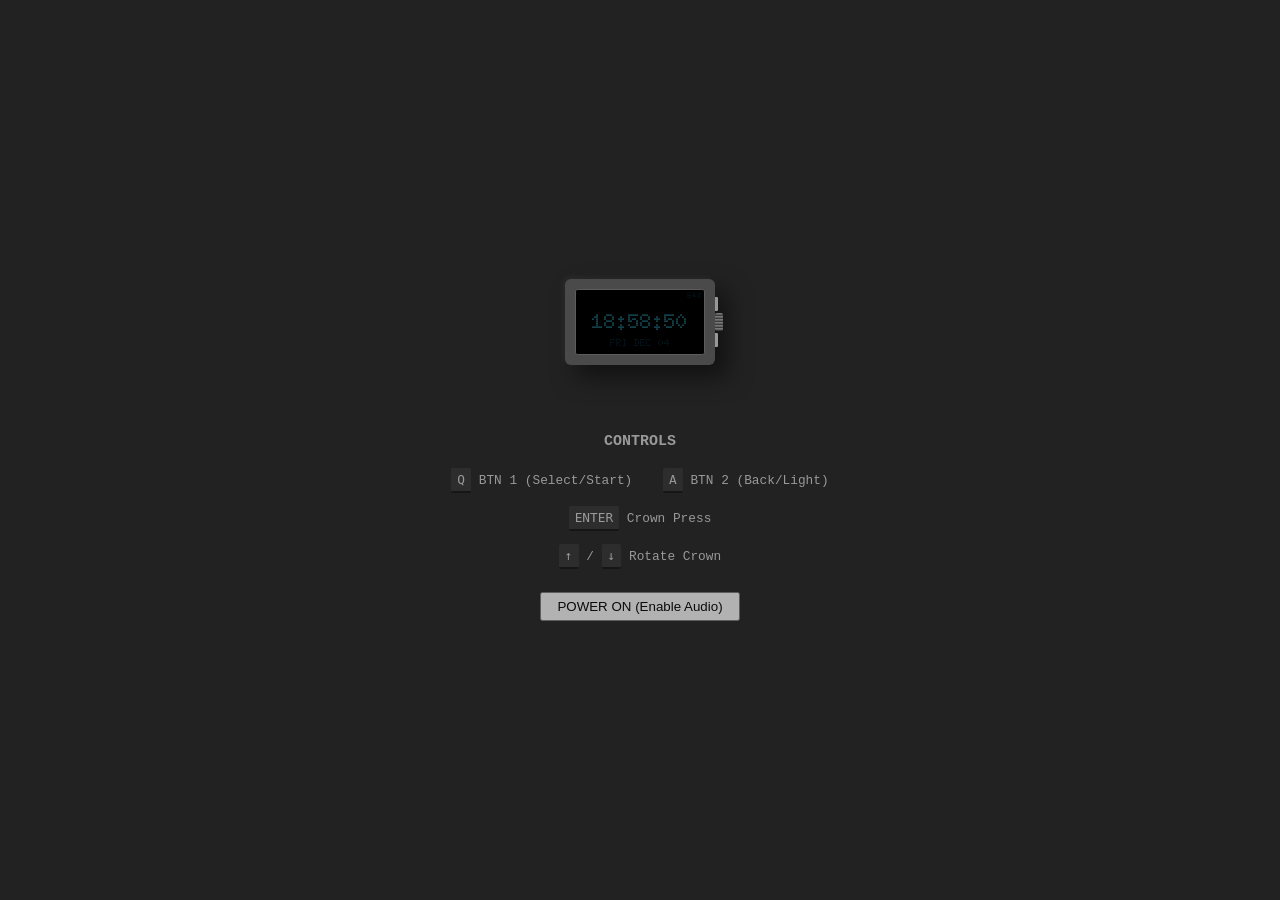
<file: docs/emulator2.0.html>
<!DOCTYPE html>
<html lang="en">
<head>
    <meta charset="UTF-8">
    <meta name="viewport" content="width=device-width, initial-scale=1.0">
    <title>WatchOS Emulator - 128x64 Blue OLED</title>
    
    <!-- Google Font: Doto -->
    <link rel="preconnect" href="https://fonts.googleapis.com">
    <link rel="preconnect" href="https://fonts.gstatic.com" crossorigin>
    <link href="https://fonts.googleapis.com/css2?family=Doto:wght@400;700&display=swap" rel="stylesheet">

    <style>
        :root {
            --bg-color: #222;
            --case-color: #4a4a4a; /* Grey Case */
            --screen-off: #090909;
            --oled-on: #44ddff; /* Monochrome Blue/Cyan */
            --oled-dim: #6ebcd5;
            --btn-active: #d56d0c; /* Orange indicator */
        }

        body {
            background-color: var(--bg-color);
            color: #ccc;
            font-family: 'Courier New', monospace;
            display: flex;
            flex-direction: column;
            align-items: center;
            justify-content: center;
            height: 100vh;
            margin: 0;
            overflow: hidden;
            user-select: none;
        }

        /* The physical device container */
        #device {
            position: relative;
            padding: 10px; /* Even border around screen */
            background: var(--case-color);
            border-radius: 6px; /* Smoother corners */
            
            /* Soft drop shadow bottom right */
            box-shadow: 12px 12px 24px rgba(0,0,0,0.5), 
                        -2px -2px 6px rgba(255,255,255,0.05);

            /* 1:1 Scale */
            image-rendering: pixelated; 
        }

        /* The Screen Canvas */
        canvas {
            background-color: var(--screen-off);
            border-radius: 3px;
            border: 1px solid #5d5d5d;
            box-shadow: inset 0 0 10px rgba(0,0,0,0.8);
            cursor: none;
            display: block; /* Removes baseline gap */
        }

        /* Physical Buttons - On Right */
        .btn {
            position: absolute;
            right: -3px; /* Low profile - sticks out very little */
            left: auto;
            width: 3px; /* Thin profile */
            height: 14px;
            background: #989898;
            border-radius: 0 1px 1px 0; /* Rounded on outer edge */
            transition: transform 0.1s;
        }

        /* Digital Crown Style */
        .btn-crown {
            top: 50%;
            transform: translateY(-50%);
            height: 18px;
            width: 8px; /* Distinct from buttons */
            right: -8px; /* Sticks out more than buttons */
            left: auto;
            
            /* Knurled Metal Texture */
            background: repeating-linear-gradient(
                180deg,
                #777,
                #777 1px,
                #474747 2px,
                #303030 3px
            );
            
            border-radius: 2px 2px 2px 2px;
            z-index: 2;
        }

        .btn-1 { top: 18px; }
        .btn-2 { bottom: 18px; }

        /* Indicators for key presses - moved to right */
        .indicator {
            position: absolute;
            right: -35px;
            left: auto;
            color: var(--btn-active);
            font-weight: bold;
            font-size: 12px;
            opacity: 0;
            transition: opacity 0.05s;
            text-align: left;
            width: 20px;
        }
        
        .indicator.active { opacity: 1; }

        #instructions {
            margin-top: 50px;
            text-align: center;
            font-size: 0.8rem;
            line-height: 1.5;
            opacity: 0.7;
        }

        .key {
            display: inline-block;
            background: #333;
            padding: 2px 6px;
            border-radius: 2px;
            font-family: monospace;
            border-bottom: 2px solid #111;
        }
    </style>
</head>
<body>

    <div id="device">
        <!-- Visual Buttons on the Right -->
        <div class="btn btn-1" id="vis-btn1"></div>
        <div class="indicator" style="top: 18px;" id="ind-btn1">&lt;</div>

        <div class="btn btn-crown" id="vis-crown"></div>
        <div class="indicator" style="top: 38px;" id="ind-crown-up">&and;</div>
        <div class="indicator" style="top: 50px;" id="ind-crown-push">&lt;</div>
        <div class="indicator" style="top: 62px;" id="ind-crown-down">&or;</div>

        <div class="btn btn-2" id="vis-btn2"></div>
        <div class="indicator" style="bottom: 18px;" id="ind-btn2">&lt;</div>

        <!-- 1:1 Pixel Ratio Canvas -->
        <canvas id="screen" width="128" height="64"></canvas>
    </div>

    <div id="instructions">
        <h3>CONTROLS</h3>
        <p><span class="key">Q</span> BTN 1 (Select/Start) &nbsp;&nbsp; <span class="key">A</span> BTN 2 (Back/Light)</p>
        <p><span class="key">ENTER</span> Crown Press</p>
        <p><span class="key">↑</span> / <span class="key">↓</span> Rotate Crown</p>
        <button id="start-btn" style="margin-top:10px; padding: 5px 15px; cursor:pointer;">POWER ON (Enable Audio)</button>
    </div>

<script>
/**
 * WATCH OS EMULATOR
 * Built for Luis.
 * * Core Logic:
 * - 128x64 buffer
 * - Finite State Machine for Modes
 * - Mock Sensors
 */

// --- CONFIG ---
const CONFIG = {
    FPS: 30,
    SCREEN_W: 128,
    SCREEN_H: 64,
    COLORS: {
        BG: '#000000',
        FG: '#44ddff', // Blue OLED
        DIM: '#114455',
        WHITE: '#ffffff'
    },
    FONT: '10px "Doto"',
    FONT_SMALL: '8px "Doto"'
};

// --- AUDIO ENGINE (8-bit style) ---
class SoundEngine {
    constructor() {
        this.ctx = null;
        this.enabled = false;
    }

    init() {
        if (!this.ctx) {
            this.ctx = new (window.AudioContext || window.webkitAudioContext)();
            this.enabled = true;
        } else if (this.ctx.state === 'suspended') {
            this.ctx.resume();
        }
    }

    playTone(freq, type, duration, startTime) {
        if (!this.enabled) return;
        
        const t = startTime || this.ctx.currentTime;
        const osc = this.ctx.createOscillator();
        const gain = this.ctx.createGain();
        
        osc.type = type || 'square';
        osc.frequency.setValueAtTime(freq, t);
        
        osc.connect(gain);
        gain.connect(this.ctx.destination);
        
        osc.start(t);
        
        // Envelope: Attack (instant) -> Decay
        gain.gain.setValueAtTime(0.1, t);
        gain.gain.exponentialRampToValueAtTime(0.001, t + duration);
        
        osc.stop(t + duration);
    }

    beep() { this.playTone(880, 'square', 0.05); } // Short, clicky beep
    
    // Boot sequence: Ascending arpeggio (Low -> Mid -> High) _--
    bootSequence() {
        if (!this.enabled) return;
        const now = this.ctx.currentTime;
        this.playTone(220, 'square', 0.1, now);       // A3
        this.playTone(440, 'square', 0.1, now + 0.1); // A4
        this.playTone(880, 'square', 0.4, now + 0.2); // A5
    }

    // Shutdown sequence: Descending arpeggio (High -> Mid -> Low) -__
    shutdownSequence() {
        if (!this.enabled) return;
        const now = this.ctx.currentTime;
        this.playTone(880, 'square', 0.1, now);       // A5
        this.playTone(440, 'square', 0.1, now + 0.1); // A4
        this.playTone(110, 'square', 0.4, now + 0.2); // A2 (Low rumble)
    }

    alarm() {
        this.playTone(1500, 'sawtooth', 0.1);
        setTimeout(() => this.playTone(1500, 'sawtooth', 0.1), 150);
        setTimeout(() => this.playTone(1500, 'sawtooth', 0.1), 300);
    }
}

// --- INPUT MANAGER ---
class InputManager {
    constructor(os) {
        this.os = os;
        this.keys = {
            btn1: { code: 'KeyQ', active: false, ts: 0, el: document.getElementById('ind-btn1') },
            btn2: { code: 'KeyA', active: false, ts: 0, el: document.getElementById('ind-btn2') },
            crownPress: { code: 'Enter', active: false, ts: 0, el: document.getElementById('ind-crown-push') },
            crownUp: { code: 'ArrowUp', active: false, el: document.getElementById('ind-crown-up') },
            crownDown: { code: 'ArrowDown', active: false, el: document.getElementById('ind-crown-down') }
        };

        window.addEventListener('keydown', (e) => this.handleDown(e));
        window.addEventListener('keyup', (e) => this.handleUp(e));
    }

    handleDown(e) {
        // Prevent scrolling for arrows
        if(["ArrowUp","ArrowDown"].indexOf(e.code) > -1) e.preventDefault();

        // Map keys
        if (e.code === this.keys.btn1.code) this.triggerBtn('btn1', true);
        if (e.code === this.keys.btn2.code) this.triggerBtn('btn2', true);
        if (e.code === this.keys.crownPress.code) this.triggerBtn('crownPress', true);
        
        // Rotary is immediate
        if (e.code === this.keys.crownUp.code) {
            this.activateVisual(this.keys.crownUp.el);
            this.os.handleInput('ROTATE_CW');
        }
        if (e.code === this.keys.crownDown.code) {
            this.activateVisual(this.keys.crownDown.el);
            this.os.handleInput('ROTATE_CCW');
        }
    }

    handleUp(e) {
        if (e.code === this.keys.btn1.code) this.triggerBtn('btn1', false);
        if (e.code === this.keys.btn2.code) this.triggerBtn('btn2', false);
        if (e.code === this.keys.crownPress.code) this.triggerBtn('crownPress', false);
        
        if (e.code === this.keys.crownUp.code) this.deactivateVisual(this.keys.crownUp.el);
        if (e.code === this.keys.crownDown.code) this.deactivateVisual(this.keys.crownDown.el);
    }

    triggerBtn(keyName, isDown) {
        const k = this.keys[keyName];
        if (isDown) {
            if (!k.active) {
                k.active = true;
                k.ts = Date.now();
                this.activateVisual(k.el);
                this.os.handleInput(keyName.toUpperCase() + '_DOWN');
            }
        } else {
            if (k.active) {
                k.active = false;
                const duration = Date.now() - k.ts;
                this.deactivateVisual(k.el);
                
                // Logic: Click vs Long Press
                if (duration > 800) {
                    this.os.handleInput(keyName.toUpperCase() + '_LONG');
                } else {
                    this.os.handleInput(keyName.toUpperCase() + '_CLICK');
                }
            }
        }
    }

    activateVisual(el) { if(el) el.classList.add('active'); }
    deactivateVisual(el) { if(el) el.classList.remove('active'); }
}

// --- UTILS ---
const Utils = {
    drawText: (ctx, text, x, y, align = 'left', color = CONFIG.COLORS.FG, font = CONFIG.FONT) => {
        ctx.fillStyle = color;
        ctx.font = font;
        ctx.textAlign = align;
        ctx.textBaseline = 'top';
        ctx.fillText(text, x, y);
    },
    
    pad: (num) => num.toString().padStart(2, '0'),
    
    exportFile: (filename, content) => {
        const blob = new Blob([content], { type: 'text/plain' });
        const a = document.createElement('a');
        a.href = URL.createObjectURL(blob);
        a.download = filename;
        a.click();
    }
};

// --- BASE MODE CLASS ---
class Mode {
    constructor(os) { this.os = os; }
    enter() {}
    exit() {}
    update(dt) {}
    draw(ctx) {}
    onInput(event) {}
}

// --- APP MODES ---

// 1. HOME
class HomeMode extends Mode {
    draw(ctx) {
        const d = this.os.systemTime;
        
        // Status Bar
        Utils.drawText(ctx, this.os.battery.toFixed(0) + '%', 126, 2, 'right', CONFIG.COLORS.DIM, CONFIG.FONT_SMALL);
        if (this.os.alarms[0].enabled) Utils.drawText(ctx, 'ALM', 2, 2, 'left', CONFIG.COLORS.DIM, CONFIG.FONT_SMALL);

        // Time
        const timeStr = `${Utils.pad(d.getHours())}:${Utils.pad(d.getMinutes())}:${Utils.pad(d.getSeconds())}`;
        ctx.font = '20px "Doto"';
        ctx.fillStyle = CONFIG.COLORS.FG;
        ctx.textAlign = 'center';
        ctx.textBaseline = 'middle';
        ctx.fillText(timeStr, 64, 32);

        // Date
        const dateStr = d.toDateString().substring(0, 10); // "Sun Nov 23"
        Utils.drawText(ctx, dateStr.toUpperCase(), 64, 48, 'center', CONFIG.COLORS.DIM);
    }

    onInput(e) {
        if (e === 'CROWNPRESS_CLICK') this.os.switchMode('MENU');
        if (e === 'CROWNPRESS_LONG') this.os.switchMode('SETTINGS');
        if (e === 'BTN1_LONG') this.os.toggleBacklight();
    }
}

// 2. MENU
class MenuMode extends Mode {
    constructor(os) {
        super(os);
        this.items = ['STOPWATCH', 'ALARM', 'TIMER', 'WORKOUT', 'COMPASS', 'INFO'];
        this.idx = 0;
    }

    draw(ctx) {
        Utils.drawText(ctx, '> MENU <', 64, 2, 'center', CONFIG.COLORS.DIM);
        
        // List View
        const startY = 9;
        const h = 12;
        
        // Show 3 items centered around idx
        for (let i = -1; i <= 1; i++) {
            const targetIndex = this.idx + i;
            if (targetIndex >= 0 && targetIndex < this.items.length) {
                const isSelected = i === 0;
                const color = isSelected ? CONFIG.COLORS.FG : CONFIG.COLORS.DIM;
                const prefix = isSelected ? '> ' : '  ';
                Utils.drawText(ctx, prefix + this.items[targetIndex], 5, startY + (i + 1) * h, 'left', color);
            }
        }
        
        // Scroll bar
        const barH = 64 / this.items.length;
        ctx.fillStyle = CONFIG.COLORS.DIM;
        ctx.fillRect(124, this.idx * barH, 2, barH);
    }

    onInput(e) {
        if (e === 'ROTATE_CW') {
            if (this.idx > 0) { this.idx--; this.os.sound.beep(); }
        }
        if (e === 'ROTATE_CCW') {
            if (this.idx < this.items.length - 1) { this.idx++; this.os.sound.beep(); }
        }
        if (e === 'CROWNPRESS_CLICK') {
            this.os.switchMode(this.items[this.idx]);
            this.os.sound.beep();
        }
        if (e === 'BTN1_CLICK' || e === 'BTN2_CLICK') this.os.goBack();
    }
}

// 3. STOPWATCH
class StopwatchMode extends Mode {
    constructor(os) {
        super(os);
        this.running = false;
        this.startTime = 0;
        this.elapsed = 0;
        this.laps = [];
    }

    update(dt) {
        if (this.running) this.elapsed += dt;
    }

    fmt(ms) {
        const s = Math.floor(ms / 1000);
        const m = Math.floor(s / 60);
        const cs = Math.floor((ms % 1000) / 10);
        return `${Utils.pad(m)}:${Utils.pad(s % 60)}.${Utils.pad(cs)}`;
    }

    draw(ctx) {
        Utils.drawText(ctx, 'STOPWATCH', 64, 2, 'center', CONFIG.COLORS.DIM);
        
        // Main Time
        ctx.font = '16px "Doto"';
        ctx.fillStyle = CONFIG.COLORS.FG;
        ctx.textAlign = 'center';
        ctx.fillText(this.fmt(this.elapsed), 64, 20);

        // Last Lap
        const lastLap = this.laps.length > 0 ? this.laps[this.laps.length - 1] : 0;
        Utils.drawText(ctx, `L: ${this.fmt(lastLap)}`, 64, 40, 'center', CONFIG.COLORS.DIM);
        
        // Count
        Utils.drawText(ctx, `#${this.laps.length}`, 120, 50, 'right', CONFIG.COLORS.DIM, CONFIG.FONT_SMALL);
        
        // Controls UI Hint
        Utils.drawText(ctx, this.running ? '[Q]LAP [A]STOP' : '[Q]START [A]RST', 64, 54, 'center', CONFIG.COLORS.DIM, CONFIG.FONT_SMALL);
    }

    onInput(e) {
        if (e === 'BTN1_CLICK') {
            if (this.running) {
                // Lap
                this.laps.push(this.elapsed);
            } else {
                // Start
                this.running = true;
                this.os.sound.beep();
            }
        }
        if (e === 'BTN2_CLICK') {
            if (this.running) {
                // Stop
                this.running = false;
            } else {
                // Reset or Exit?
                if (this.elapsed === 0) {
                    this.os.goBack();
                } else {
                    // Export logic check
                    if (confirm("Export laps?")) {
                        Utils.exportFile('laps.txt', this.laps.map(l => this.fmt(l)).join('\n'));
                    }
                    this.elapsed = 0;
                    this.laps = [];
                }
            }
        }
    }
}

// 3.5 WORKOUT MODE (Mock GPS)
class WorkoutMode extends Mode {
    constructor(os) {
        super(os);
        this.active = false;
        this.paused = false;
        this.time = 0;
        this.dist = 0; // km
        this.pace = 0; // min/km
        this.hr = 70;
        this.log = [];
        this.gpsFound = false;
        this.gpsTimer = 0;
    }

    update(dt) {
        if (!this.active) {
            this.gpsTimer += dt;
            if (this.gpsTimer > 2000) this.gpsFound = true; // Fake lock
            return;
        }

        if (this.active && !this.paused) {
            this.time += dt;
            
            // Sim movement
            const speedKmh = 10 + Math.sin(Date.now()/1000); // vary speed
            const speedMs = speedKmh / 3.6;
            this.dist += (speedMs * (dt/1000)) / 1000;
            
            // Sim HR
            this.hr = 140 + Math.floor(Math.sin(Date.now()/500) * 10);

            // Log every second
            if (Math.floor(this.time/1000) > this.log.length) {
                this.log.push(`${new Date().toISOString()},${this.dist.toFixed(3)},${this.hr}`);
            }

            // Auto pause logic
            if (speedKmh < 1.2 && this.time > 10000) {
                this.paused = true; // Logic present per specs
            }
        }
    }

    draw(ctx) {
        Utils.drawText(ctx, 'RUN', 64, 0, 'center', CONFIG.COLORS.DIM);
        
        if (!this.gpsFound) {
            Utils.drawText(ctx, 'SEARCHING GPS...', 64, 25, 'center', CONFIG.COLORS.FG);
            return;
        }

        // Grid Layout
        // DIST | TIME
        // PACE | HR
        
        ctx.fillStyle = CONFIG.COLORS.FG;
        
        // Dist
        Utils.drawText(ctx, this.dist.toFixed(2), 2, 12, 'left', CONFIG.COLORS.FG, '14px "Doto"');
        Utils.drawText(ctx, 'km', 40, 16, 'left', CONFIG.COLORS.DIM, CONFIG.FONT_SMALL);

        // Time
        const s = Math.floor(this.time / 1000);
        const m = Math.floor(s / 60);
        const timeStr = `${m}:${Utils.pad(s%60)}`;
        Utils.drawText(ctx, timeStr, 126, 12, 'right', CONFIG.COLORS.FG, '14px "Doto"');

        // HR
        Utils.drawText(ctx, `HR ${this.hr}`, 2, 35, 'left');
        
        // Pace
        Utils.drawText(ctx, `5:30/km`, 126, 35, 'right');

        // Status
        const status = this.paused ? 'PAUSED' : (this.active ? 'REC' : 'READY');
        Utils.drawText(ctx, status, 64, 54, 'center', this.active ? CONFIG.COLORS.FG : CONFIG.COLORS.DIM);
    }

    onInput(e) {
        if (!this.gpsFound) {
            if (e === 'BTN2_CLICK') this.os.goBack();
            return;
        }

        if (e === 'BTN1_CLICK') {
            if (!this.active) { this.active = true; this.os.sound.beep(); }
            else if (this.paused) { this.paused = false; }
            else { this.paused = true; }
        }
        
        if (e === 'BTN2_LONG' && this.active) {
            // Stop and Export
            this.active = false;
            Utils.exportFile('workout.csv', 'TIMESTAMP,DIST_KM,HR\n' + this.log.join('\n'));
            this.os.goBack();
        }
        
        if (e === 'BTN2_CLICK' && !this.active) this.os.goBack();
    }
}

// 3.8 COMPASS + ALTI
class CompassMode extends Mode {
    constructor(os) {
        super(os);
        this.heading = 0;
        this.alt = 1250;
    }

    update(dt) {
        // Drunk walk for compass simulation
        this.heading += (Math.random() - 0.3) * 3;
        if (this.heading < 0) this.heading += 360;
        if (this.heading > 359) this.heading -= 360;
        
        // Alt drift
        if (Math.random() > 0.95) this.alt += (Math.random() - 0.5);
    }

    draw(ctx) {
        Utils.drawText(ctx, 'COMPASS', 64, 0, 'center', CONFIG.COLORS.DIM);
        
        // Heading
        const h = Math.floor(this.heading);
        let dir = 'N';
        if (h > 45 && h < 135) dir = 'E';
        if (h >= 135 && h < 225) dir = 'S';
        if (h >= 225 && h < 315) dir = 'W';

        ctx.font = '20px "Doto"';
        ctx.textAlign = 'center';
        ctx.fillText(`${h}° ${dir}`, 64, 18);

        // Data
        Utils.drawText(ctx, `ALT: ${Math.floor(this.alt)}m`, 2, 45, 'left');
        Utils.drawText(ctx, `BARO: 1013`, 126, 45, 'right');
    }

    onInput(e) {
        if (e === 'BTN2_CLICK') this.os.goBack();
    }
}

// 3.7 INFO
class InfoMode extends Mode {
    draw(ctx) {
        Utils.drawText(ctx, 'SYSTEM INFO', 64, 0, 'center', CONFIG.COLORS.DIM);
        Utils.drawText(ctx, `BAT: ${this.os.battery.toFixed(1)}%`, 2, 15);
        Utils.drawText(ctx, `REM: ${(this.os.battery * 0.2).toFixed(1)} Days`, 2, 25);
        Utils.drawText(ctx, `FW: v1.0.4-L`, 2, 35);
        Utils.drawText(ctx, `ID: LUIS-OS`, 2, 45);
    }
    onInput(e) { if(e === 'BTN2_CLICK') this.os.goBack(); }
}

// 3.3 ALARMS (Simplified)
class AlarmMode extends Mode {
    constructor(os) {
        super(os);
        this.sel = 0;
    }
    draw(ctx) {
        Utils.drawText(ctx, 'ALARMS', 64, 0, 'center', CONFIG.COLORS.DIM);
        this.os.alarms.forEach((alm, i) => {
            const y = 15 + (i * 15);
            const prefix = (i === this.sel) ? '> ' : '  ';
            const state = alm.enabled ? 'ON ' : 'OFF';
            Utils.drawText(ctx, `${prefix}ALM${i+1} ${alm.h}:${Utils.pad(alm.m)} ${state}`, 2, y, 'left', i === this.sel ? CONFIG.COLORS.FG : CONFIG.COLORS.DIM);
        });
        Utils.drawText(ctx, '[ENT] TOGGLE', 64, 55, 'center', CONFIG.COLORS.DIM, CONFIG.FONT_SMALL);
    }
    onInput(e) {
        if (e === 'ROTATE_CW' && this.sel > 0) this.sel--;
        if (e === 'ROTATE_CCW' && this.sel < 2) this.sel++;
        if (e === 'CROWNPRESS_CLICK') {
            this.os.alarms[this.sel].enabled = !this.os.alarms[this.sel].enabled;
            this.os.sound.beep();
        }
        if (e === 'BTN2_CLICK') this.os.goBack();
    }
}

// --- CORE SYSTEM ---
class OS {
    constructor() {
        this.canvas = document.getElementById('screen');
        this.ctx = this.canvas.getContext('2d', { alpha: false }); // Opt for speed
        this.ctx.imageSmoothingEnabled = false;

        this.input = new InputManager(this);
        this.sound = new SoundEngine();
        
        // System State
        this.systemTime = new Date();
        this.timeOffset = 0; // ms offset for manual adjustment
        this.battery = 84.5;
        this.backlight = false;
        
        // Persisted Data (Mock)
        this.alarms = [
            { h: 7, m: 0, enabled: false },
            { h: 8, m: 30, enabled: false },
            { h: 18, m: 0, enabled: false }
        ];

        // Mode Stack
        this.modeStack = [new HomeMode(this)];

        // Loop
        this.lastTime = 0;
        requestAnimationFrame((t) => this.loop(t));
    }

    loop(ts) {
        const dt = ts - this.lastTime;
        this.lastTime = ts;

        // System Updates
        this.systemTime = new Date(Date.now() + this.timeOffset);
        this.battery -= 0.0001; // Slow drain
        
        // Backlight flicker/dim check
        // ...

        // Mode Update
        const activeMode = this.modeStack[this.modeStack.length - 1];
        if (activeMode) activeMode.update(dt);

        // Render
        this.render();

        requestAnimationFrame((t) => this.loop(t));
    }

    render() {
        // Clear
        this.ctx.fillStyle = CONFIG.COLORS.BG;
        this.ctx.fillRect(0, 0, CONFIG.SCREEN_W, CONFIG.SCREEN_H);

        // Draw Mode
        const activeMode = this.modeStack[this.modeStack.length - 1];
        if (activeMode) activeMode.draw(this.ctx);

        // Backlight Overlay
        if (this.backlight) {
            this.ctx.fillStyle = 'rgba(68, 221, 255, 0.1)';
            this.ctx.fillRect(0,0,128,64);
        }

        // Scanlines (Retro effect)
        this.ctx.fillStyle = 'rgba(0,0,0,0.3)';
        for(let i=0; i<64; i+=2) {
            this.ctx.fillRect(0, i, 128, 1);
        }
    }

    handleInput(type) {
        // Global Shortcuts
        if (type === 'BTN2_LONG') {
            // Usually Backlight, but handled in Home. Let's make it global.
            // this.toggleBacklight(); 
        }

        // Pass to Active Mode
        const activeMode = this.modeStack[this.modeStack.length - 1];
        if (activeMode) activeMode.onInput(type);
    }

    switchMode(name) {
        let m = null;
        switch(name) {
            case 'MENU': m = new MenuMode(this); break;
            case 'STOPWATCH': m = new StopwatchMode(this); break;
            case 'WORKOUT': m = new WorkoutMode(this); break;
            case 'COMPASS': m = new CompassMode(this); break;
            case 'INFO': m = new InfoMode(this); break;
            case 'ALARM': m = new AlarmMode(this); break;
            // Add Timer, Settings etc.
        }
        if (m) this.modeStack.push(m);
    }

    goBack() {
        if (this.modeStack.length > 1) {
            this.modeStack.pop();
        }
    }

    toggleBacklight() {
        this.backlight = !this.backlight;
        this.sound.beep();
    }
}

// --- BOOTSTRAP ---
window.onload = () => {
    const os = new OS();
    
    document.getElementById('start-btn').addEventListener('click', () => {
        os.sound.init();
        os.sound.bootSequence();
        document.getElementById('start-btn').style.display = 'none';
        document.getElementById('instructions').querySelector('h3').innerText = "SYSTEM ACTIVE";
    });
};

</script>
</body>
</html>
</file>
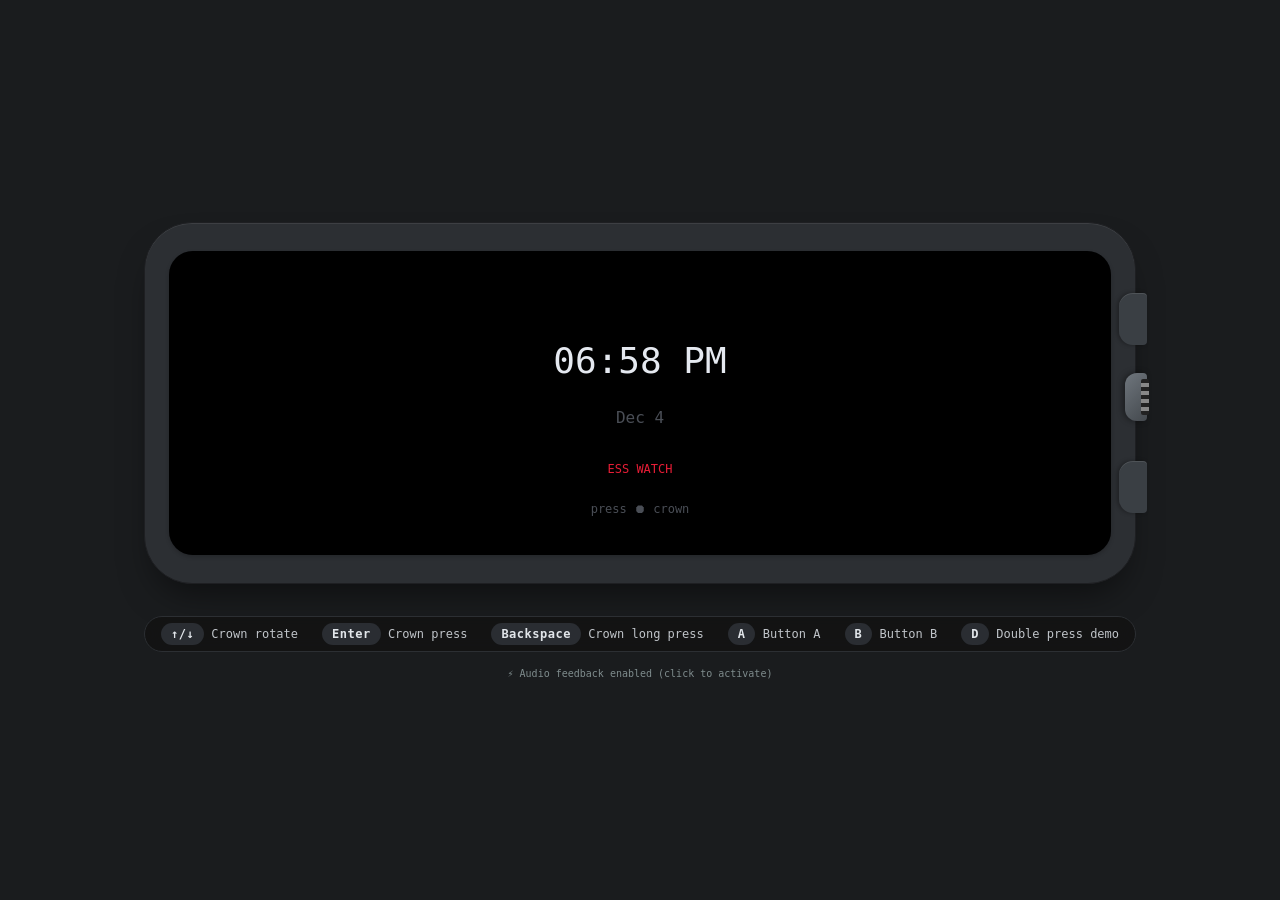
<file: docs/emulator3.0.html>
<!DOCTYPE html>
<html lang="en">
<head>
    <meta charset="UTF-8">
    <meta name="viewport" content="width=device-width, initial-scale=1.0, user-scalable=no">
    <title>Essential Watch OS — Precision Emulator</title>
    <style>
        * {
            box-sizing: border-box;
            user-select: none;
            -webkit-tap-highlight-color: transparent;
        }

        body {
            background: #1A1C1E;
            display: flex;
            justify-content: center;
            align-items: center;
            min-height: 100vh;
            font-family: 'JetBrains Mono', 'SF Mono', 'Fira Code', monospace;
            margin: 0;
            padding: 20px;
        }

        /* Hardware enclosure */
        .watch-chassis {
            background: #2C2F33;
            padding: 28px 24px 28px 24px;
            border-radius: 48px;
            box-shadow: 
                0 20px 35px -12px rgba(0,0,0,0.5),
                inset 0 1px 0 rgba(255,255,255,0.08);
            position: relative;
            border: 1px solid #1E1F22;
        }

        /* Display glass (simulated OLED) */
        .display-container {
            background: #000;
            border-radius: 24px;
            padding: 12px;
            box-shadow: inset 0 0 8px rgba(0,0,0,0.6), 0 2px 4px rgba(0,0,0,0.2);
        }

        canvas {
            display: block;
            margin: 0 auto;
            width: 336px;
            height: 336px;
            image-rendering: crisp-edges;
            image-rendering: pixelated;
            image-rendering: crisp-edges;
            cursor: pointer;
        }

        /* Right side buttons + crown (hardware layout) */
        .hardware-panel {
            position: absolute;
            right: -12px;
            top: 0;
            bottom: 0;
            width: 32px;
            display: flex;
            flex-direction: column;
            justify-content: center;
            gap: 28px;
            align-items: flex-end;
        }

        .btn {
            background: #3A3F44;
            width: 28px;
            height: 52px;
            border-radius: 14px 4px 4px 14px;
            box-shadow: -2px 0 4px rgba(0,0,0,0.3), inset 0 1px 0 rgba(255,255,255,0.1);
            transition: all 0.05s linear;
        }

        .btn:active {
            transform: scaleX(0.92);
            background: #2E3236;
        }

        /* rotary crown (encoder style) */
        .crown-group {
            display: flex;
            flex-direction: column;
            align-items: flex-end;
            gap: 4px;
        }
        .crown-shaft {
            background: #5A5F66;
            width: 22px;
            height: 48px;
            border-radius: 12px 4px 4px 12px;
            box-shadow: -2px 0 6px rgba(0,0,0,0.4);
            position: relative;
            background: linear-gradient(135deg, #6F767D, #44494E);
        }
        .crown-press-area {
            position: absolute;
            right: 0;
            top: -60px;
            width: 28px;
            height: 48px;
            background: transparent;
            cursor: pointer;
        }
        .crown-ticks {
            position: absolute;
            right: -2px;
            top: 6px;
            width: 8px;
            height: 36px;
            background: repeating-linear-gradient(180deg, #222, #222 4px, #888 4px, #888 8px);
            border-radius: 2px;
        }

        /* keyboard hints */
        .key-hints {
            margin-top: 32px;
            background: #121212CC;
            backdrop-filter: blur(12px);
            padding: 10px 16px;
            border-radius: 48px;
            font-size: 12px;
            font-family: monospace;
            color: #C0C4C9;
            display: flex;
            gap: 24px;
            flex-wrap: wrap;
            justify-content: center;
            border: 1px solid #2C2F33;
        }
        .key {
            background: #2A2D32;
            padding: 4px 10px;
            border-radius: 32px;
            font-weight: bold;
            color: #E2E6EA;
            letter-spacing: 0.5px;
        }

        /* audio permission hint */
        .audio-note {
            font-size: 10px;
            text-align: center;
            margin-top: 16px;
            color: #7F8C8D;
            font-family: monospace;
        }

        @keyframes pulse-fb {
            0% { opacity: 0.8; transform: scale(1);}
            100% { opacity: 0; transform: scale(1.3);}
        }
        .haptic-overlay {
            position: fixed;
            pointer-events: none;
            top: 0; left: 0;
            width: 100%; height: 100%;
            background: radial-gradient(circle, rgba(231,76,60,0.1) 0%, rgba(0,0,0,0) 80%);
            opacity: 0;
            transition: opacity 0.02s;
        }
    </style>
</head>
<body>
<div style="position: relative;">
    <div class="watch-chassis">
        <div class="display-container">
            <canvas id="watchCanvas" width="280" height="280" style="width:280px; height:280px;"></canvas>
        </div>
        <div class="hardware-panel">
            <div class="btn" id="btnA"></div>
            <div class="crown-group">
                <div class="crown-shaft">
                    <div class="crown-ticks"></div>
                </div>
                <div style="height: 8px;"></div>
            </div>
            <div class="btn" id="btnB"></div>
        </div>
    </div>
    <div class="key-hints">
        <span><span class="key">↑/↓</span> Crown rotate</span>
        <span><span class="key">Enter</span> Crown press</span>
        <span><span class="key">Backspace</span> Crown long press</span>
        <span><span class="key">A</span> Button A</span>
        <span><span class="key">B</span> Button B</span>
        <span><span class="key">D</span> Double press demo</span>
    </div>
    <div class="audio-note">⚡ Audio feedback enabled (click to activate)</div>
</div>
<div id="hapticFx" class="haptic-overlay"></div>

<script>
    // ============================================================
    // Essential Watch OS – Full specification implementation
    // Hardware: 2 Buttons + Crown (Encoder + Push)
    // Timing thresholds, haptics, audio, visual rules
    // ============================================================

    // ------------------- AUDIO CONTROLLER -----------------------
    class AudioFX {
        constructor() {
            this.ctx = null;
            this.ready = false;
            this.initOnFirstUserInteraction();
        }
        initOnFirstUserInteraction() {
            const initAudio = () => {
                if (this.ctx) return;
                this.ctx = new (window.AudioContext || window.webkitAudioContext)();
                this.ready = true;
                document.removeEventListener('click', initAudio);
                document.removeEventListener('keydown', initAudio);
            };
            document.addEventListener('click', initAudio);
            document.addEventListener('keydown', initAudio);
        }
        play(type) {
            if (!this.ready || !this.ctx) return;
            const now = this.ctx.currentTime;
            const gainNode = this.ctx.createGain();
            gainNode.connect(this.ctx.destination);
            const osc = this.ctx.createOscillator();
            osc.connect(gainNode);
            gainNode.gain.setValueAtTime(0.12, now);
            gainNode.gain.exponentialRampToValueAtTime(0.0001, now + 0.08);
            switch(type) {
                case 'scrollTick':
                    osc.frequency.value = 2100;
                    osc.type = 'sine';
                    gainNode.gain.setValueAtTime(0.05, now);
                    osc.start(now);
                    osc.stop(now + 0.018);
                    break;
                case 'select':
                    osc.frequency.value = 1800;
                    osc.type = 'sine';
                    osc.start(now);
                    osc.stop(now + 0.045);
                    break;
                case 'back':
                    osc.frequency.value = 980;
                    osc.type = 'triangle';
                    osc.start(now);
                    osc.stop(now + 0.055);
                    break;
                case 'error':
                    osc.frequency.value = 440;
                    osc.type = 'square';
                    gainNode.gain.setValueAtTime(0.09, now);
                    osc.start(now);
                    osc.stop(now + 0.07);
                    break;
                case 'notification':
                    osc.frequency.value = 2400;
                    osc.type = 'sine';
                    osc.start(now);
                    osc.stop(now + 0.08);
                    setTimeout(() => {
                        if(this.ctx) {
                            const osc2 = this.ctx.createOscillator();
                            const g2 = this.ctx.createGain();
                            osc2.connect(g2);
                            g2.connect(this.ctx.destination);
                            osc2.frequency.value = 2800;
                            g2.gain.setValueAtTime(0.08, now+0.08);
                            g2.gain.exponentialRampToValueAtTime(0.0001, now+0.15);
                            osc2.start(now+0.08);
                            osc2.stop(now+0.16);
                        }
                    }, 10);
                    break;
                default: break;
            }
        }
        haptic(pattern) {
            const overlay = document.getElementById('hapticFx');
            if (!overlay) return;
            if (pattern === 'lightTick') {
                overlay.style.opacity = '0.2';
                setTimeout(() => overlay.style.opacity = '0', 35);
            } else if (pattern === 'shortPulse') {
                overlay.style.opacity = '0.4';
                setTimeout(() => overlay.style.opacity = '0', 45);
            } else if (pattern === 'doublePulse') {
                overlay.style.opacity = '0.5';
                setTimeout(() => { overlay.style.opacity = '0.2'; setTimeout(() => overlay.style.opacity = '0', 40); }, 30);
            }
        }
    }

    // ------------------- VISUALS -------------------------------
    const canvas = document.getElementById('watchCanvas');
    const ctx = canvas.getContext('2d');
    const W = 280, H = 280;
    const COLOR_BG = "#000000";
    const COLOR_TEXT = "#E5E9F0";
    const COLOR_HIGH = "#E71D36";   // Signal Red accent
    const COLOR_DIM = "#4A4E56";

    // ---------- INPUT TIMING & STATE MACHINE ----------------
    const DEBOUNCE_MS = 10;
    const LONG_PRESS_MS = 500;
    const DOUBLE_PRESS_GAP_MS = 300;

    class InputProcessor {
        constructor(onRotate, onPress, onLongPress, onDoublePress) {
            this.onRotate = onRotate;
            this.onPress = onPress;
            this.onLongPress = onLongPress;
            this.onDoublePress = onDoublePress;
            this.lastPressTime = 0;
            this.pendingPressTimer = null;
            this.pendingLongPress = null;
            this.lastKey = null;
            this.isLongPressTriggered = false;
        }
        handleKeyDown(key) {
            if (key === 'CW' || key === 'CCW') return;
            const now = Date.now();
            this.isLongPressTriggered = false;
            if (this.pendingLongPress) clearTimeout(this.pendingLongPress);
            this.pendingLongPress = setTimeout(() => {
                if (this.lastKey === key) {
                    this.isLongPressTriggered = true;
                    this.onLongPress(key);
                    this.clearPressState();
                }
            }, LONG_PRESS_MS);
            this.lastKey = key;
            // double press detection logic
            if (this.lastPressTime && (now - this.lastPressTime) <= DOUBLE_PRESS_GAP_MS && this.lastKey === key) {
                // double press
                if (this.pendingPressTimer) clearTimeout(this.pendingPressTimer);
                if (this.pendingLongPress) clearTimeout(this.pendingLongPress);
                this.onDoublePress(key);
                this.clearPressState();
            } else {
                this.lastPressTime = now;
                if (this.pendingPressTimer) clearTimeout(this.pendingPressTimer);
                this.pendingPressTimer = setTimeout(() => {
                    if (!this.isLongPressTriggered && this.lastKey === key) {
                        this.onPress(key);
                    }
                    this.clearPressState();
                }, DOUBLE_PRESS_GAP_MS);
            }
        }
        handleKeyUp() {
            // not used for edge (just reset if needed)
        }
        clearPressState() {
            if (this.pendingPressTimer) clearTimeout(this.pendingPressTimer);
            if (this.pendingLongPress) clearTimeout(this.pendingLongPress);
            this.pendingPressTimer = null;
            this.pendingLongPress = null;
            this.lastKey = null;
            this.lastPressTime = 0;
        }
        rotate(dir) {
            if (this.pendingLongPress) return; // press-overrides rotation
            this.onRotate(dir);
        }
    }

    // ------------- APP STATE & MODELS -------------------------
    let idleTimeout = null;
    let currentMode = 'watchface'; // watchface, menu, app, modal
    let selectedIndex = 0;
    let menuItems = ['Time', 'Alarms', 'Stopwatch', 'Compass', 'Health', 'Settings'];
    let activeApp = null; // Stores current function context
    let appData = {
        stopwatch: { running: false, elapsedMs: 0, lastTick: 0 },
        alarms: { list: [{ hour:7, min:0, enabled:true }, { hour:9, min:30, enabled:false }], editIdx: 0, editPart: 'hour' },
        compass: { heading: 142 },
        health: { hr: 72, steps: 8342 },
        settings: { brightness: 80, theme: 'dark' }
    };
    let lastRender = 0;

    // Helper: idle timeout -> watchface
    function resetIdleTimer() {
        if (idleTimeout) clearTimeout(idleTimeout);
        idleTimeout = setTimeout(() => {
            if (currentMode !== 'watchface') {
                currentMode = 'watchface';
                selectedIndex = 0;
                activeApp = null;
                renderScreen();
                audioFX.play('back');
                audioFX.haptic('shortPulse');
            }
        }, 12000); // 12 seconds idle
    }

    // crown rotation with acceleration curve (1 to up to 5 steps)
    let lastRotateTime = 0;
    let rotateAccum = 0;
    function handleRotate(dir) {
        const now = Date.now();
        let step = 1;
        if (now - lastRotateTime < 80) {
            rotateAccum = Math.min(rotateAccum + 0.7, 5);
            step = Math.floor(1 + rotateAccum);
        } else {
            rotateAccum = 1;
            step = 1;
        }
        lastRotateTime = now;
        for (let i=0; i<step; i++) {
            if (currentMode === 'watchface') {
                // optional widgets cycle (extra feature: cycle through metrics)
                // ignore for now keeps minimal but we can show small data change
                break;
            } else if (currentMode === 'menu') {
                let delta = (dir === 'CW') ? 1 : -1;
                selectedIndex = (selectedIndex + delta + menuItems.length) % menuItems.length;
                audioFX.play('scrollTick');
                audioFX.haptic('lightTick');
            } else if (currentMode === 'app' && activeApp) {
                handleAppRotate(dir);
                audioFX.play('scrollTick');
                audioFX.haptic('lightTick');
            }
        }
        renderScreen();
        resetIdleTimer();
    }

    function handleAppRotate(dir) {
        if (activeApp === 'stopwatch') return;
        if (activeApp === 'alarms') {
            let delta = (dir === 'CW') ? 1 : -1;
            if (appData.alarms.editPart === 'hour') {
                appData.alarms.list[appData.alarms.editIdx].hour = (appData.alarms.list[appData.alarms.editIdx].hour + delta + 24) % 24;
            } else {
                appData.alarms.list[appData.alarms.editIdx].min = (appData.alarms.list[appData.alarms.editIdx].min + delta + 60) % 60;
            }
        }
        if (activeApp === 'health') {
            // just mock
        }
        if (activeApp === 'compass') {
            let delta = (dir === 'CW') ? 5 : -5;
            appData.compass.heading = (appData.compass.heading + delta + 360) % 360;
        }
        if (activeApp === 'settings') {
            let delta = (dir === 'CW') ? 5 : -5;
            appData.settings.brightness = Math.min(100, Math.max(20, appData.settings.brightness + delta));
        }
    }

    function handlePress(key) {
        resetIdleTimer();
        if (key === 'CROWN_PRESS') {
            audioFX.play('select');
            audioFX.haptic('shortPulse');
            if (currentMode === 'watchface') {
                currentMode = 'menu';
                selectedIndex = 0;
            } 
            else if (currentMode === 'menu') {
                const selectedApp = menuItems[selectedIndex].toLowerCase();
                activeApp = selectedApp;
                currentMode = 'app';
                if (selectedApp === 'alarms') appData.alarms.editIdx = 0;
            }
            else if (currentMode === 'app') {
                if (activeApp === 'stopwatch') {
                    appData.stopwatch.running = !appData.stopwatch.running;
                    if (appData.stopwatch.running) appData.stopwatch.lastTick = performance.now();
                }
                else if (activeApp === 'alarms') {
                    if (appData.alarms.editPart === 'hour') appData.alarms.editPart = 'min';
                    else if (appData.alarms.editPart === 'min') {
                        appData.alarms.editPart = 'hour';
                        // return to menu? but better stay in edit
                    }
                }
                else if (activeApp === 'settings') {}
            }
            renderScreen();
        }
        else if (key === 'BTN_A') {
            audioFX.play('select');
            audioFX.haptic('shortPulse');
            // quick action: context-aware
            if (currentMode === 'watchface') {
                // show notification preview
                currentMode = 'modal';
                setTimeout(() => { if(currentMode === 'modal') currentMode = 'watchface'; renderScreen(); resetIdleTimer();}, 1800);
            } 
            else if (currentMode === 'menu') {
                selectedIndex = Math.max(0, selectedIndex - 2);
                renderScreen();
            }
            else if (currentMode === 'app' && activeApp === 'stopwatch') {
                if (appData.stopwatch.running === false) appData.stopwatch.elapsedMs = 0;
            }
            renderScreen();
        }
        else if (key === 'BTN_B') {
            audioFX.play('back');
            audioFX.haptic('shortPulse');
            if (currentMode === 'menu' || currentMode === 'app') {
                if(currentMode === 'app') activeApp = null;
                currentMode = 'watchface';
                selectedIndex = 0;
            } else if (currentMode === 'watchface') {
                // quick tools hint
                currentMode = 'modal';
                setTimeout(() => { if(currentMode === 'modal') currentMode = 'watchface'; renderScreen(); resetIdleTimer();}, 1000);
            }
            renderScreen();
        }
    }

    function handleLongPress(key) {
        resetIdleTimer();
        audioFX.play('back');
        audioFX.haptic('doublePulse');
        if (key === 'CROWN_PRESS') {
            if (currentMode !== 'watchface') {
                activeApp = null;
                currentMode = 'watchface';
            } else {
                // custom action on watchface: start stopwatch quick
                activeApp = 'stopwatch';
                currentMode = 'app';
            }
            renderScreen();
        } else if (key === 'BTN_B') {
            if(currentMode !== 'watchface') {
                activeApp = null;
                currentMode = 'watchface';
                renderScreen();
            }
        }
    }

    function handleDoublePress(key) {
        resetIdleTimer();
        audioFX.play('notification');
        audioFX.haptic('doublePulse');
        if (key === 'BTN_A') {
            // Contextual shortcut: toggle flashlight simulation on watchface
            if (currentMode === 'watchface') {
                ctx.fillStyle = "#FFD966";
                ctx.fillRect(0,0,W,H);
                setTimeout(() => renderScreen(), 200);
            }
        } else if (key === 'BTN_B') {
            if (currentMode === 'watchface') {
                // secondary shortcut: launch stopwatch
                activeApp = 'stopwatch';
                currentMode = 'app';
                renderScreen();
            }
        } else if (key === 'CROWN_PRESS') {
            // double press crown: lock screen simulation (just feedback)
        }
    }

    // drawing routines with high contrast, monospace
    function drawWatchface() {
        ctx.fillStyle = COLOR_BG;
        ctx.fillRect(0,0,W,H);
        ctx.font = "36px 'JetBrains Mono', monospace";
        ctx.fillStyle = COLOR_TEXT;
        ctx.textAlign = "center";
        const now = new Date();
        const timeStr = now.toLocaleTimeString([], {hour:'2-digit', minute:'2-digit'});
        ctx.fillText(timeStr, W/2, 110);
        ctx.font = "16px monospace";
        ctx.fillStyle = COLOR_DIM;
        const dateStr = now.toLocaleDateString([], {month:'short', day:'numeric'});
        ctx.fillText(dateStr, W/2, 160);
        ctx.font = "12px monospace";
        ctx.fillStyle = COLOR_HIGH;
        ctx.fillText("ESS WATCH", W/2, 210);
        ctx.fillStyle = COLOR_DIM;
        ctx.fillText("press ⏺ crown", W/2, 250);
    }

    function drawMenu() {
        ctx.fillStyle = COLOR_BG;
        ctx.fillRect(0,0,W,H);
        const visible = 4;
        let start = Math.max(0, selectedIndex - 1);
        for(let i=0; i<visible; i++) {
            let idx = start + i;
            if(idx >= menuItems.length) break;
            let y = 60 + i*42;
            ctx.font = (idx === selectedIndex) ? "bold 20px 'JetBrains Mono'" : "18px monospace";
            ctx.fillStyle = (idx === selectedIndex) ? COLOR_HIGH : COLOR_TEXT;
            ctx.textAlign = "left";
            let prefix = (idx === selectedIndex) ? "▶ " : "   ";
            ctx.fillText(prefix + menuItems[idx], 40, y);
        }
        ctx.font = "12px monospace";
        ctx.fillStyle = COLOR_DIM;
        ctx.fillText("▲/▼ rotate · ⏺ select", W/2, 265);
    }

    function drawApp() {
        ctx.fillStyle = COLOR_BG;
        ctx.fillRect(0,0,W,H);
        ctx.font = "bold 18px monospace";
        ctx.fillStyle = COLOR_HIGH;
        ctx.textAlign = "center";
        ctx.fillText(activeApp.toUpperCase(), W/2, 45);
        ctx.font = "16px monospace";
        ctx.fillStyle = COLOR_TEXT;
        ctx.textAlign = "left";
        if(activeApp === 'stopwatch') {
            let elapsed = appData.stopwatch.elapsedMs;
            let seconds = Math.floor(elapsed / 1000);
            let cent = Math.floor((elapsed % 1000)/10);
            ctx.font = "32px monospace";
            ctx.fillStyle = COLOR_HIGH;
            ctx.fillText(`${seconds}.${cent.toString().padStart(2,'0')}`, W/2-60, 140);
            ctx.font = "14px monospace";
            ctx.fillStyle = COLOR_DIM;
            ctx.fillText(appData.stopwatch.running ? "RUNNING · A = reset" : "PAUSED · A = reset", 40, 200);
            ctx.fillText("B = back", 40, 240);
        } 
        else if(activeApp === 'alarms') {
            let alarm = appData.alarms.list[0];
            ctx.fillStyle = COLOR_TEXT;
            ctx.fillText(`Alarm: ${alarm.hour.toString().padStart(2,'0')}:${alarm.min.toString().padStart(2,'0')}`, 40, 120);
            ctx.fillStyle = (appData.alarms.editPart === 'hour') ? COLOR_HIGH : COLOR_DIM;
            ctx.fillText(`[EDIT HOUR]`, 40, 170);
            ctx.fillStyle = (appData.alarms.editPart === 'min') ? COLOR_HIGH : COLOR_DIM;
            ctx.fillText(`[EDIT MIN]`, 40, 210);
        }
        else if(activeApp === 'compass') {
            ctx.fillStyle = COLOR_TEXT;
            ctx.font = "42px monospace";
            ctx.fillText(`${appData.compass.heading}°`, W/2-40, 150);
        }
        else if(activeApp === 'health') {
            ctx.fillText(`Heart: ${appData.health.hr} bpm`, 40, 130);
            ctx.fillText(`Steps: ${appData.health.steps}`, 40, 180);
        }
        else if(activeApp === 'settings') {
            ctx.fillText(`Brightness: ${appData.settings.brightness}%`, 40, 140);
            ctx.fillText(`Rotate to adjust`, 40, 200);
        } else {
            ctx.fillText("demo function", 40, 130);
        }
        ctx.font = "11px monospace";
        ctx.fillStyle = "#6C707A";
        ctx.fillText("hold crown → exit", 40, 260);
    }

    function drawModal(message) {
        ctx.fillStyle = COLOR_BG;
        ctx.fillRect(0,0,W,H);
        ctx.fillStyle = COLOR_HIGH;
        ctx.font = "bold 16px monospace";
        ctx.textAlign = "center";
        ctx.fillText("⚡ NOTIFICATION", W/2, 110);
        ctx.font = "14px monospace";
        ctx.fillStyle = COLOR_TEXT;
        ctx.fillText("Quick action", W/2, 170);
    }

    function renderScreen() {
        if (currentMode === 'watchface') drawWatchface();
        else if (currentMode === 'menu') drawMenu();
        else if (currentMode === 'app') drawApp();
        else if (currentMode === 'modal') drawModal();
    }

    // update stopwatch timer
    let lastStopwatchUpdate = 0;
    function updateTimers() {
        if (activeApp === 'stopwatch' && appData.stopwatch.running) {
            const nowPerf = performance.now();
            if (appData.stopwatch.lastTick) {
                const delta = Math.min(100, nowPerf - appData.stopwatch.lastTick);
                appData.stopwatch.elapsedMs += delta;
            }
            appData.stopwatch.lastTick = nowPerf;
            renderScreen();
        }
        requestAnimationFrame(updateTimers);
    }

    // ---- Hardware simulation & bindings ----------
    const audioFX = new AudioFX();
    const inputProc = new InputProcessor(
        (dir) => handleRotate(dir),
        (key) => handlePress(key),
        (key) => handleLongPress(key),
        (key) => handleDoublePress(key)
    );
    function mapKeyToHardware(key) {
        if (key === 'ArrowUp') inputProc.rotate('CCW');
        else if (key === 'ArrowDown') inputProc.rotate('CW');
        else if (key === 'Enter') inputProc.handleKeyDown('CROWN_PRESS');
        else if (key === 'Backspace') handleLongPress('CROWN_PRESS');
        else if (key === 'a' || key === 'A') inputProc.handleKeyDown('BTN_A');
        else if (key === 'b' || key === 'B') inputProc.handleKeyDown('BTN_B');
        else if (key === 'd' || key === 'D') handleDoublePress('BTN_A');
    }
    document.addEventListener('keydown', (e) => {
        if (e.key === 'ArrowUp' || e.key === 'ArrowDown') e.preventDefault();
        if (e.key === 'Enter' || e.key === 'Backspace') e.preventDefault();
        mapKeyToHardware(e.key);
        renderScreen();
    });
    // Additional: click handler for hardware mock canvas
    canvas.addEventListener('click', () => inputProc.handleKeyDown('CROWN_PRESS'));
    
    // init
    renderScreen();
    resetIdleTimer();
    updateTimers();

    // periodic compass drift & health update
    setInterval(() => {
        appData.compass.heading = (appData.compass.heading + 1) % 360;
        appData.health.hr = 65 + Math.floor(Math.random() * 15);
        if(currentMode === 'app' && activeApp ==='compass') renderScreen();
        if(currentMode === 'app' && activeApp ==='health') renderScreen();
    }, 2800);
</script>

</body>
</html>
</file>
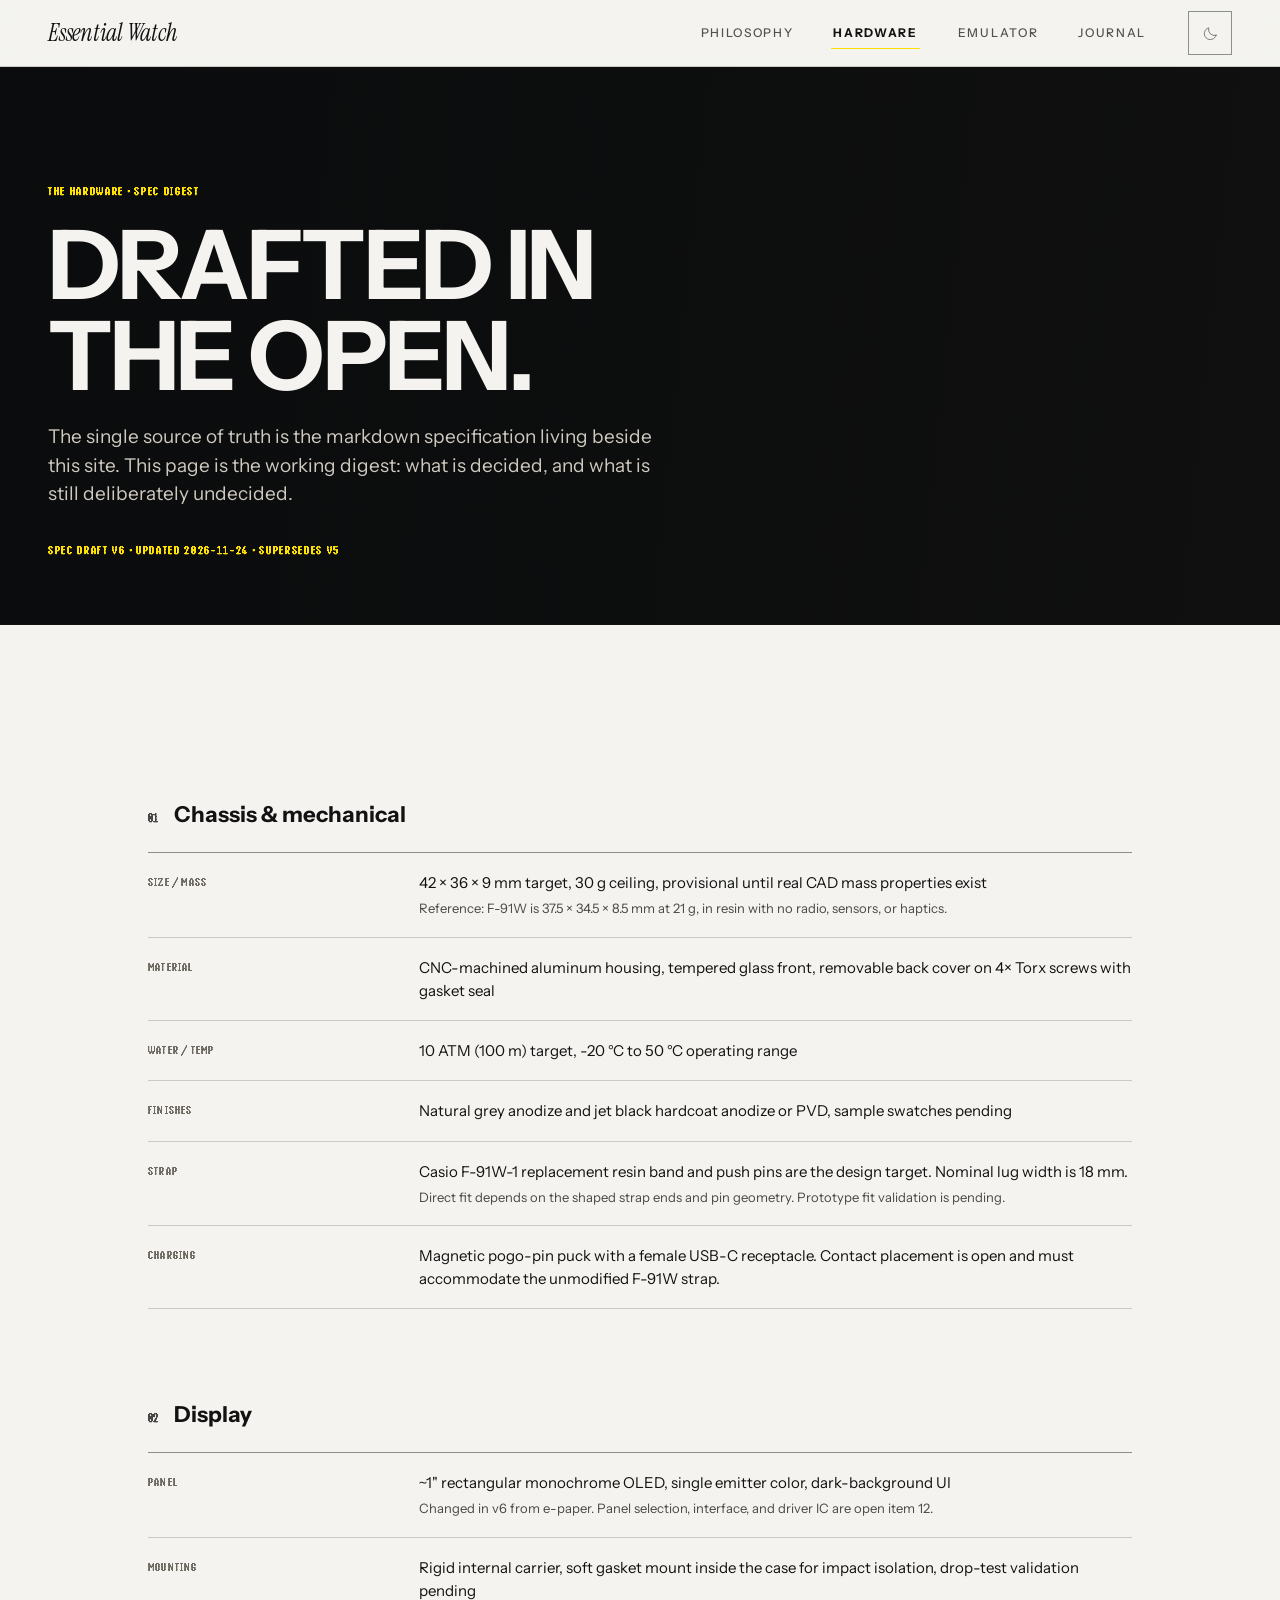
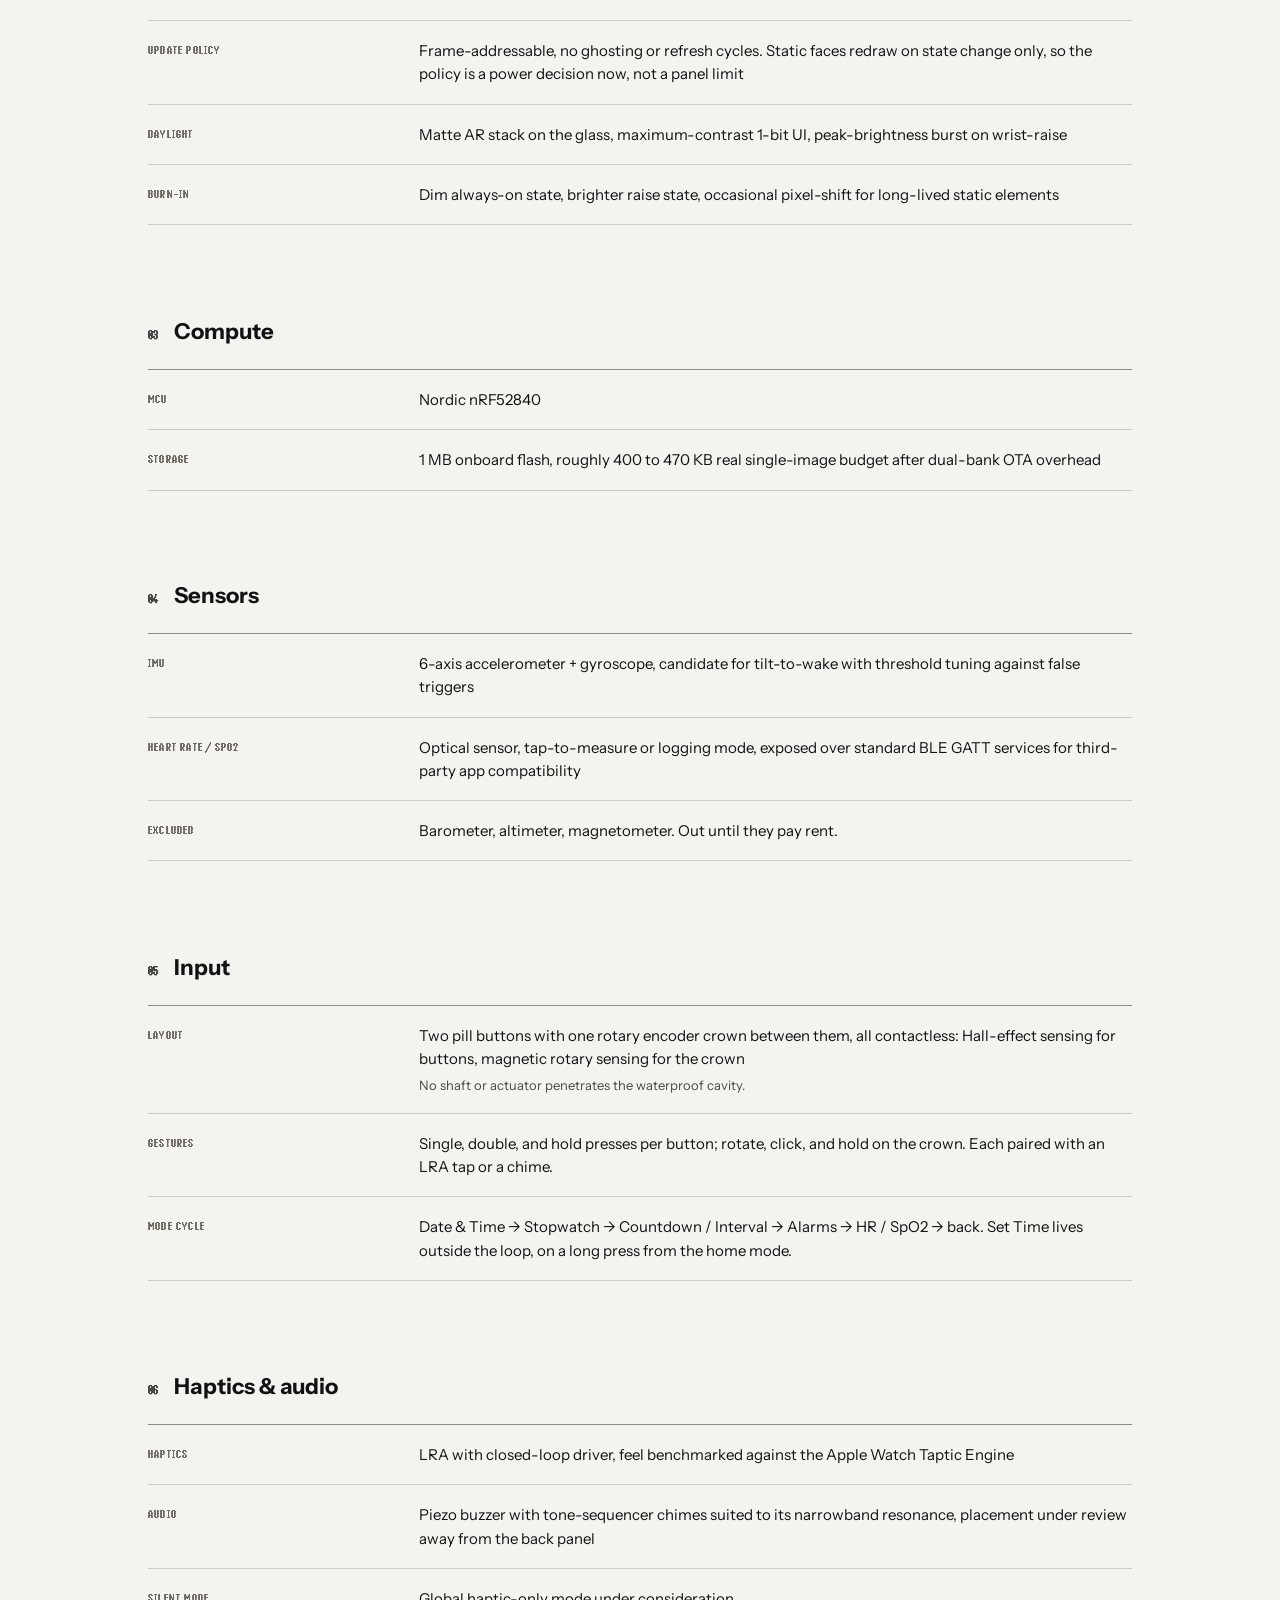
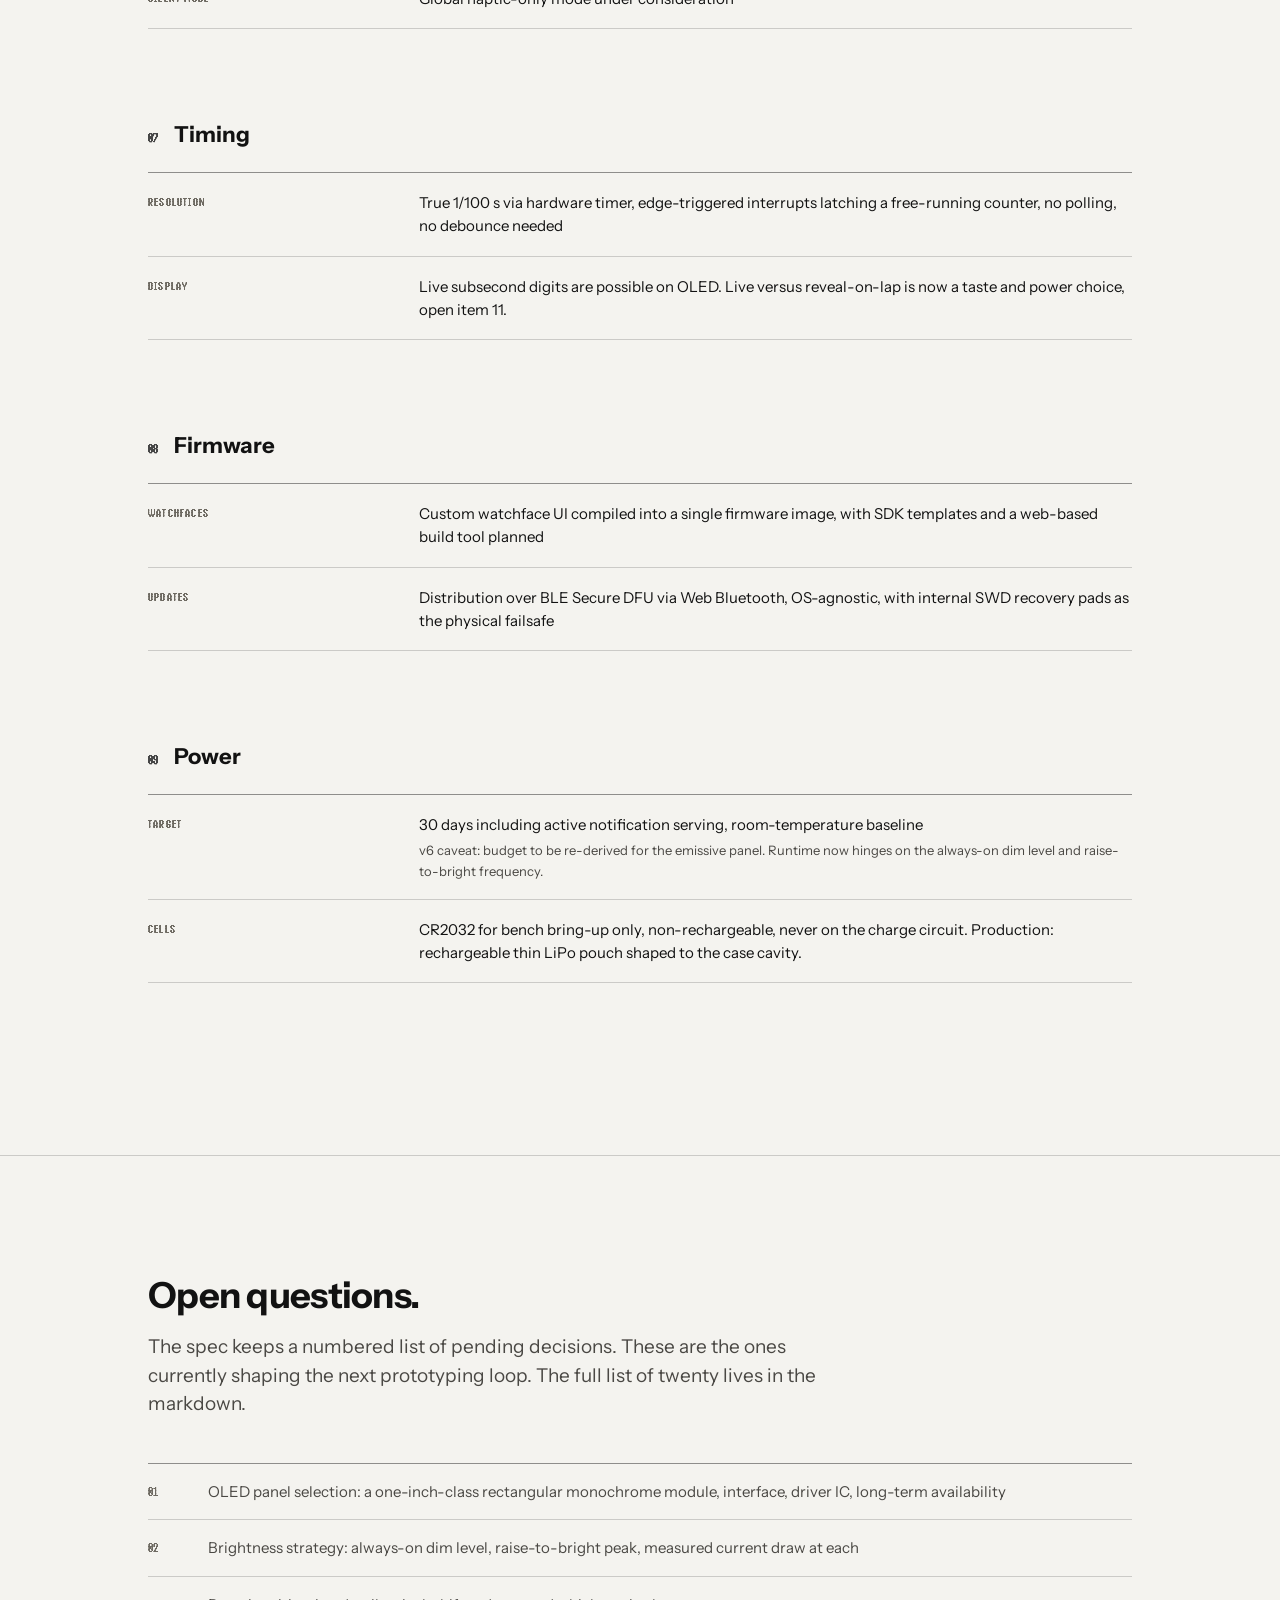
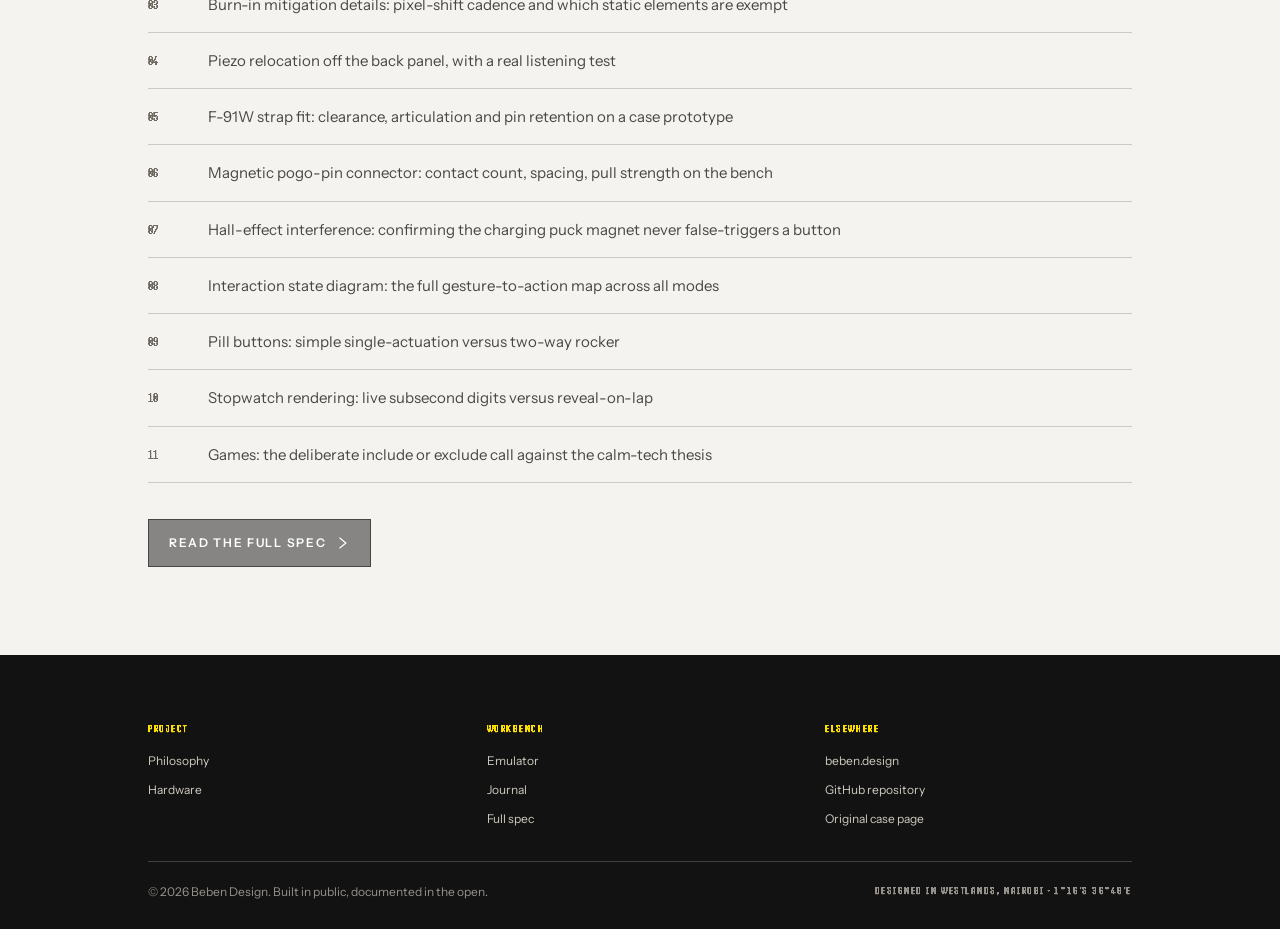
<file: docs/hardware.html>
<!DOCTYPE html>
<html lang="en">
<head>
  <meta charset="UTF-8">
  <meta name="viewport" content="width=device-width, initial-scale=1.0">
  <title>Hardware · Essential Watch</title>
  <meta name="description" content="Digest of the Essential Watch hardware specification, draft v6: monochrome OLED, CNC aluminum case, contactless input, 10 ATM, 30 day battery target.">
  <link rel="icon" type="image/svg+xml" href="favicon.svg">
  <link rel="preconnect" href="https://fonts.googleapis.com">
  <link rel="preconnect" href="https://fonts.gstatic.com" crossorigin>
  <link href="https://fonts.googleapis.com/css2?family=Instrument+Sans:wght@400;500;600;700&family=Instrument+Serif:ital@0;1&family=Handjet:wght@100..900&display=swap" rel="stylesheet">
  <link rel="stylesheet" href="css/site.css">
  <script>
    /* Apply the stored theme before first paint, so a dark reload never flashes white. */
    (function () {
      try {
        var t = localStorage.getItem("ew-theme");
        if (t === "dark" || t === "light") document.documentElement.setAttribute("data-theme", t);
      } catch (e) {}
    })();
  </script>
</head>
<body>

  <nav class="nav">
    <div class="nav-inner">
      <a class="nav-brand wordmark" href="index.html">Essential Watch</a>
      <div class="nav-links">
        <a href="philosophy.html">Philosophy</a>
        <a href="hardware.html" aria-current="page">Hardware</a>
        <a href="emulator.html">Emulator</a>
        <a href="journal.html">Journal</a>
      </div>
      <button class="theme-toggle" type="button" aria-pressed="false" aria-label="Switch to dark theme" title="Dark theme">
        <svg class="icon-moon" viewBox="0 0 24 24" aria-hidden="true"><path d="M20 14.5A8.5 8.5 0 0 1 9.5 4a8.5 8.5 0 1 0 10.5 10.5Z"/></svg>
        <svg class="icon-sun" viewBox="0 0 24 24" aria-hidden="true"><circle cx="12" cy="12" r="4.2"/><path d="M12 2.6v2.1M12 19.3v2.1M4.3 4.3l1.5 1.5M18.2 18.2l1.5 1.5M2.6 12h2.1M19.3 12h2.1M4.3 19.7l1.5-1.5M18.2 5.8l1.5-1.5"/></svg>
      </button>
      <button class="nav-toggle" aria-expanded="false" aria-controls="nav-panel" aria-label="Open menu">
        <span></span><span></span>
      </button>
    </div>
    <div class="nav-panel" id="nav-panel" hidden>
      <a href="philosophy.html">Philosophy</a>
      <a href="hardware.html" aria-current="page">Hardware</a>
      <a href="emulator.html">Emulator</a>
      <a href="journal.html">Journal</a>
    </div>
  </nav>

  <main>

    <header class="hero hero-compact">
      <div class="hero-inner">

      <span class="kicker reveal">The hardware · spec digest</span>
      <h1 class="display reveal">Drafted in<br>the open.</h1>
      <p class="lede reveal">The single source of truth is the markdown specification living beside this site. This page is the working digest: what is decided, and what is still deliberately undecided.</p>
      <p class="mono reveal" style="margin-top: 20px">SPEC DRAFT V6 · UPDATED 2026-11-24 · SUPERSEDES V5</p>
          </div>
    </header>

    <section class="section">
      <div class="container">
        <div class="spec-block reveal">
          <h3><span class="index">01</span>Chassis &amp; mechanical</h3>
          <dl class="spec-rows">
            <div class="spec-row">
              <dt>size / mass</dt>
              <dd>42 × 36 × 9 mm target, 30 g ceiling, provisional until real CAD mass properties exist<span class="note">Reference: F-91W is 37.5 × 34.5 × 8.5 mm at 21 g, in resin with no radio, sensors, or haptics.</span></dd>
            </div>
            <div class="spec-row">
              <dt>material</dt>
              <dd>CNC-machined aluminum housing, tempered glass front, removable back cover on 4× Torx screws with gasket seal</dd>
            </div>
            <div class="spec-row">
              <dt>water / temp</dt>
              <dd>10 ATM (100 m) target, -20 °C to 50 °C operating range</dd>
            </div>
            <div class="spec-row">
              <dt>finishes</dt>
              <dd>Natural grey anodize and jet black hardcoat anodize or PVD, sample swatches pending</dd>
            </div>
            <div class="spec-row">
              <dt>strap</dt>
              <dd>Casio F-91W-1 replacement resin band and push pins are the design target. Nominal lug width is 18 mm. <span class="note">Direct fit depends on the shaped strap ends and pin geometry. <a href="spec.html#oi-4">Prototype fit validation</a> is pending.</span></dd>
            </div>
            <div class="spec-row">
              <dt>charging</dt>
              <dd>Magnetic pogo-pin puck with a female USB-C receptacle. Contact placement is open and must accommodate the unmodified F-91W strap.</dd>
            </div>
          </dl>
        </div>

        <div class="spec-block reveal">
          <h3><span class="index">02</span>Display</h3>
          <dl class="spec-rows">
            <div class="spec-row">
              <dt>panel</dt>
              <dd>~1" rectangular monochrome OLED, single emitter color, dark-background UI<span class="note">Changed in v6 from e-paper. Panel selection, interface, and driver IC are open item 12.</span></dd>
            </div>
            <div class="spec-row">
              <dt>mounting</dt>
              <dd>Rigid internal carrier, soft gasket mount inside the case for impact isolation, drop-test validation pending</dd>
            </div>
            <div class="spec-row">
              <dt>update policy</dt>
              <dd>Frame-addressable, no ghosting or refresh cycles. Static faces redraw on state change only, so the policy is a power decision now, not a panel limit</dd>
            </div>
            <div class="spec-row">
              <dt>daylight</dt>
              <dd>Matte AR stack on the glass, maximum-contrast 1-bit UI, peak-brightness burst on wrist-raise</dd>
            </div>
            <div class="spec-row">
              <dt>burn-in</dt>
              <dd>Dim always-on state, brighter raise state, occasional pixel-shift for long-lived static elements</dd>
            </div>
          </dl>
        </div>

        <div class="spec-block reveal">
          <h3><span class="index">03</span>Compute</h3>
          <dl class="spec-rows">
            <div class="spec-row">
              <dt>mcu</dt>
              <dd>Nordic nRF52840</dd>
            </div>
            <div class="spec-row">
              <dt>storage</dt>
              <dd>1 MB onboard flash, roughly 400 to 470 KB real single-image budget after dual-bank OTA overhead</dd>
            </div>
          </dl>
        </div>

        <div class="spec-block reveal">
          <h3><span class="index">04</span>Sensors</h3>
          <dl class="spec-rows">
            <div class="spec-row">
              <dt>imu</dt>
              <dd>6-axis accelerometer + gyroscope, candidate for tilt-to-wake with threshold tuning against false triggers</dd>
            </div>
            <div class="spec-row">
              <dt>heart rate / spo2</dt>
              <dd>Optical sensor, tap-to-measure or logging mode, exposed over standard BLE GATT services for third-party app compatibility</dd>
            </div>
            <div class="spec-row">
              <dt>excluded</dt>
              <dd>Barometer, altimeter, magnetometer. Out until they pay rent.</dd>
            </div>
          </dl>
        </div>

        <div class="spec-block reveal">
          <h3><span class="index">05</span>Input</h3>
          <dl class="spec-rows">
            <div class="spec-row">
              <dt>layout</dt>
              <dd>Two pill buttons with one rotary encoder crown between them, all contactless: Hall-effect sensing for buttons, magnetic rotary sensing for the crown<span class="note">No shaft or actuator penetrates the waterproof cavity.</span></dd>
            </div>
            <div class="spec-row">
              <dt>gestures</dt>
              <dd>Single, double, and hold presses per button; rotate, click, and hold on the crown. Each paired with an LRA tap or a chime.</dd>
            </div>
            <div class="spec-row">
              <dt>mode cycle</dt>
              <dd>Date &amp; Time → Stopwatch → Countdown / Interval → Alarms → HR / SpO2 → back. Set Time lives outside the loop, on a long press from the home mode.</dd>
            </div>
          </dl>
        </div>

        <div class="spec-block reveal">
          <h3><span class="index">06</span>Haptics &amp; audio</h3>
          <dl class="spec-rows">
            <div class="spec-row">
              <dt>haptics</dt>
              <dd>LRA with closed-loop driver, feel benchmarked against the Apple Watch Taptic Engine</dd>
            </div>
            <div class="spec-row">
              <dt>audio</dt>
              <dd>Piezo buzzer with tone-sequencer chimes suited to its narrowband resonance, placement under review away from the back panel</dd>
            </div>
            <div class="spec-row">
              <dt>silent mode</dt>
              <dd>Global haptic-only mode under consideration</dd>
            </div>
          </dl>
        </div>

        <div class="spec-block reveal">
          <h3><span class="index">07</span>Timing</h3>
          <dl class="spec-rows">
            <div class="spec-row">
              <dt>resolution</dt>
              <dd>True 1/100 s via hardware timer, edge-triggered interrupts latching a free-running counter, no polling, no debounce needed</dd>
            </div>
            <div class="spec-row">
              <dt>display</dt>
              <dd>Live subsecond digits are possible on OLED. Live versus reveal-on-lap is now a taste and power choice, open item 11.</dd>
            </div>
          </dl>
        </div>

        <div class="spec-block reveal">
          <h3><span class="index">08</span>Firmware</h3>
          <dl class="spec-rows">
            <div class="spec-row">
              <dt>watchfaces</dt>
              <dd>Custom watchface UI compiled into a single firmware image, with SDK templates and a web-based build tool planned</dd>
            </div>
            <div class="spec-row">
              <dt>updates</dt>
              <dd>Distribution over BLE Secure DFU via Web Bluetooth, OS-agnostic, with internal SWD recovery pads as the physical failsafe</dd>
            </div>
          </dl>
        </div>

        <div class="spec-block reveal">
          <h3><span class="index">09</span>Power</h3>
          <dl class="spec-rows">
            <div class="spec-row">
              <dt>target</dt>
              <dd>30 days including active notification serving, room-temperature baseline<span class="note">v6 caveat: budget to be re-derived for the emissive panel. Runtime now hinges on the always-on dim level and raise-to-bright frequency.</span></dd>
            </div>
            <div class="spec-row">
              <dt>cells</dt>
              <dd>CR2032 for bench bring-up only, non-rechargeable, never on the charge circuit. Production: rechargeable thin LiPo pouch shaped to the case cavity.</dd>
            </div>
          </dl>
        </div>
      </div>
    </section>

    <section class="section">
      <div class="container">
        <div class="section-head">
          <span class="kicker reveal">Deliberately undecided</span>
          <h2 class="headline reveal">Open questions.</h2>
          <p class="lede reveal">The spec keeps a numbered list of pending decisions. These are the ones currently shaping the next prototyping loop. The full list of twenty lives in the markdown.</p>
        </div>
        <ol class="open-list reveal">
          <li>OLED panel selection: a one-inch-class rectangular monochrome module, interface, driver IC, long-term availability</li>
          <li>Brightness strategy: always-on dim level, raise-to-bright peak, measured current draw at each</li>
          <li>Burn-in mitigation details: pixel-shift cadence and which static elements are exempt</li>
          <li>Piezo relocation off the back panel, with a real listening test</li>
          <li>F-91W strap fit: clearance, articulation and pin retention on a case prototype</li>
          <li>Magnetic pogo-pin connector: contact count, spacing, pull strength on the bench</li>
          <li>Hall-effect interference: confirming the charging puck magnet never false-triggers a button</li>
          <li>Interaction state diagram: the full gesture-to-action map across all modes</li>
          <li>Pill buttons: simple single-actuation versus two-way rocker</li>
          <li>Stopwatch rendering: live subsecond digits versus reveal-on-lap</li>
          <li>Games: the deliberate include or exclude call against the calm-tech thesis</li>
        </ol>
        <p style="margin-top: 36px" class="reveal">
          <a class="btn-text" href="spec.html"><span>Read the full spec</span><svg class="btn__arrow" width="14" height="14" viewBox="0 0 12 12" aria-hidden="true" focusable="false"><path d="M3 1.5 8.5 6 3 10.5" fill="none" stroke="currentColor" stroke-width="1"/></svg></a>
        </p>
      </div>
    </section>

  </main>

  <footer class="footer">
    <div class="container">
      <div class="footer-cols">
        <div>
          <h4>Project</h4>
          <ul>
            <li><a href="philosophy.html">Philosophy</a></li>
            <li><a href="hardware.html">Hardware</a></li>
          </ul>
        </div>
        <div>
          <h4>Workbench</h4>
          <ul>
            <li><a href="emulator.html">Emulator</a></li>
            <li><a href="journal.html">Journal</a></li>
            <li><a href="spec.html">Full spec</a></li>
          </ul>
        </div>
        <div>
          <h4>Elsewhere</h4>
          <ul>
            <li><a href="https://beben.design" rel="noopener">beben.design</a></li>
            <li><a href="https://github.com/luishowin/essential-watch" rel="noopener">GitHub repository</a></li>
            <li><a href="https://beben.design/trek-watch/" rel="noopener">Original case page</a></li>
          </ul>
        </div>
      </div>
      <div class="footer-bottom">
        <span>© 2026 Beben Design. Built in public, documented in the open.</span>
        <span class="mono">Designed in Westlands, Nairobi · 1°16'S 36°48'E</span>
      </div>
    </div>
  </footer>

  <script src="js/site.js"></script>
</body>
</html>
</file>
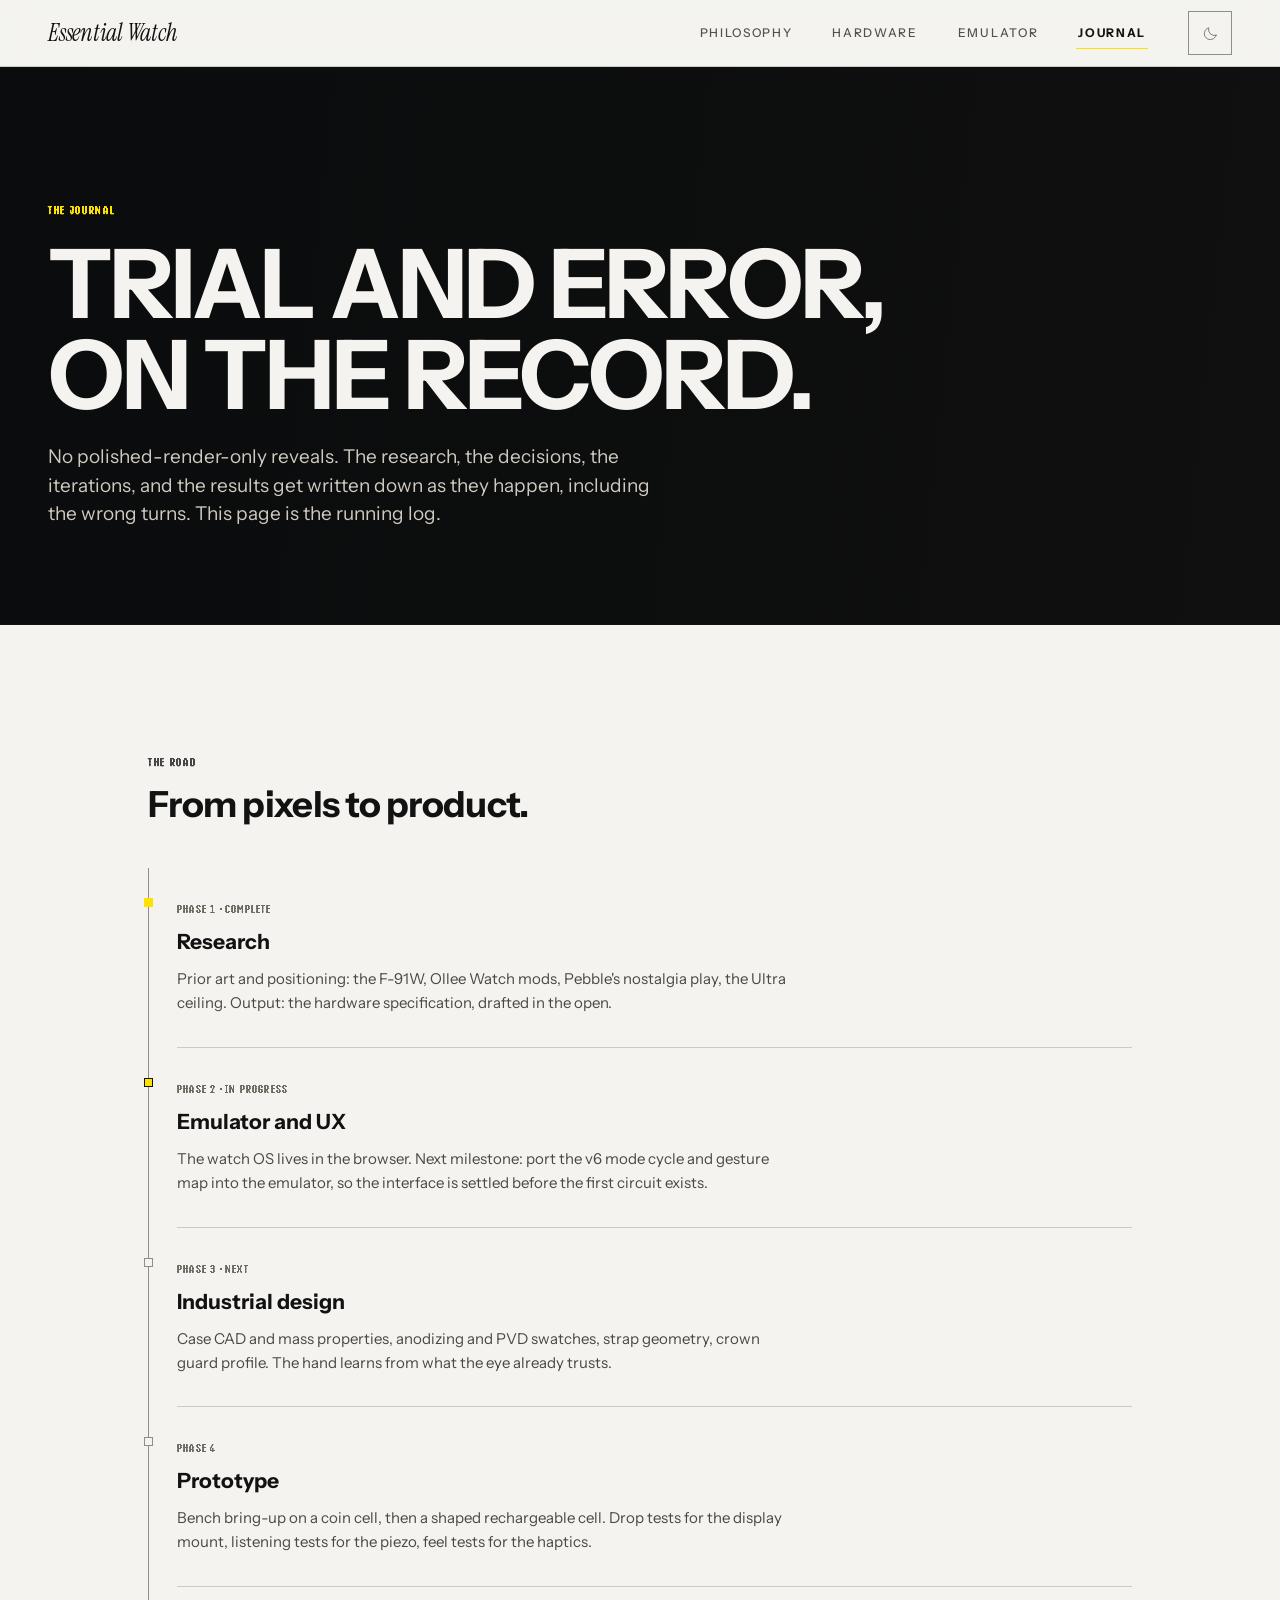
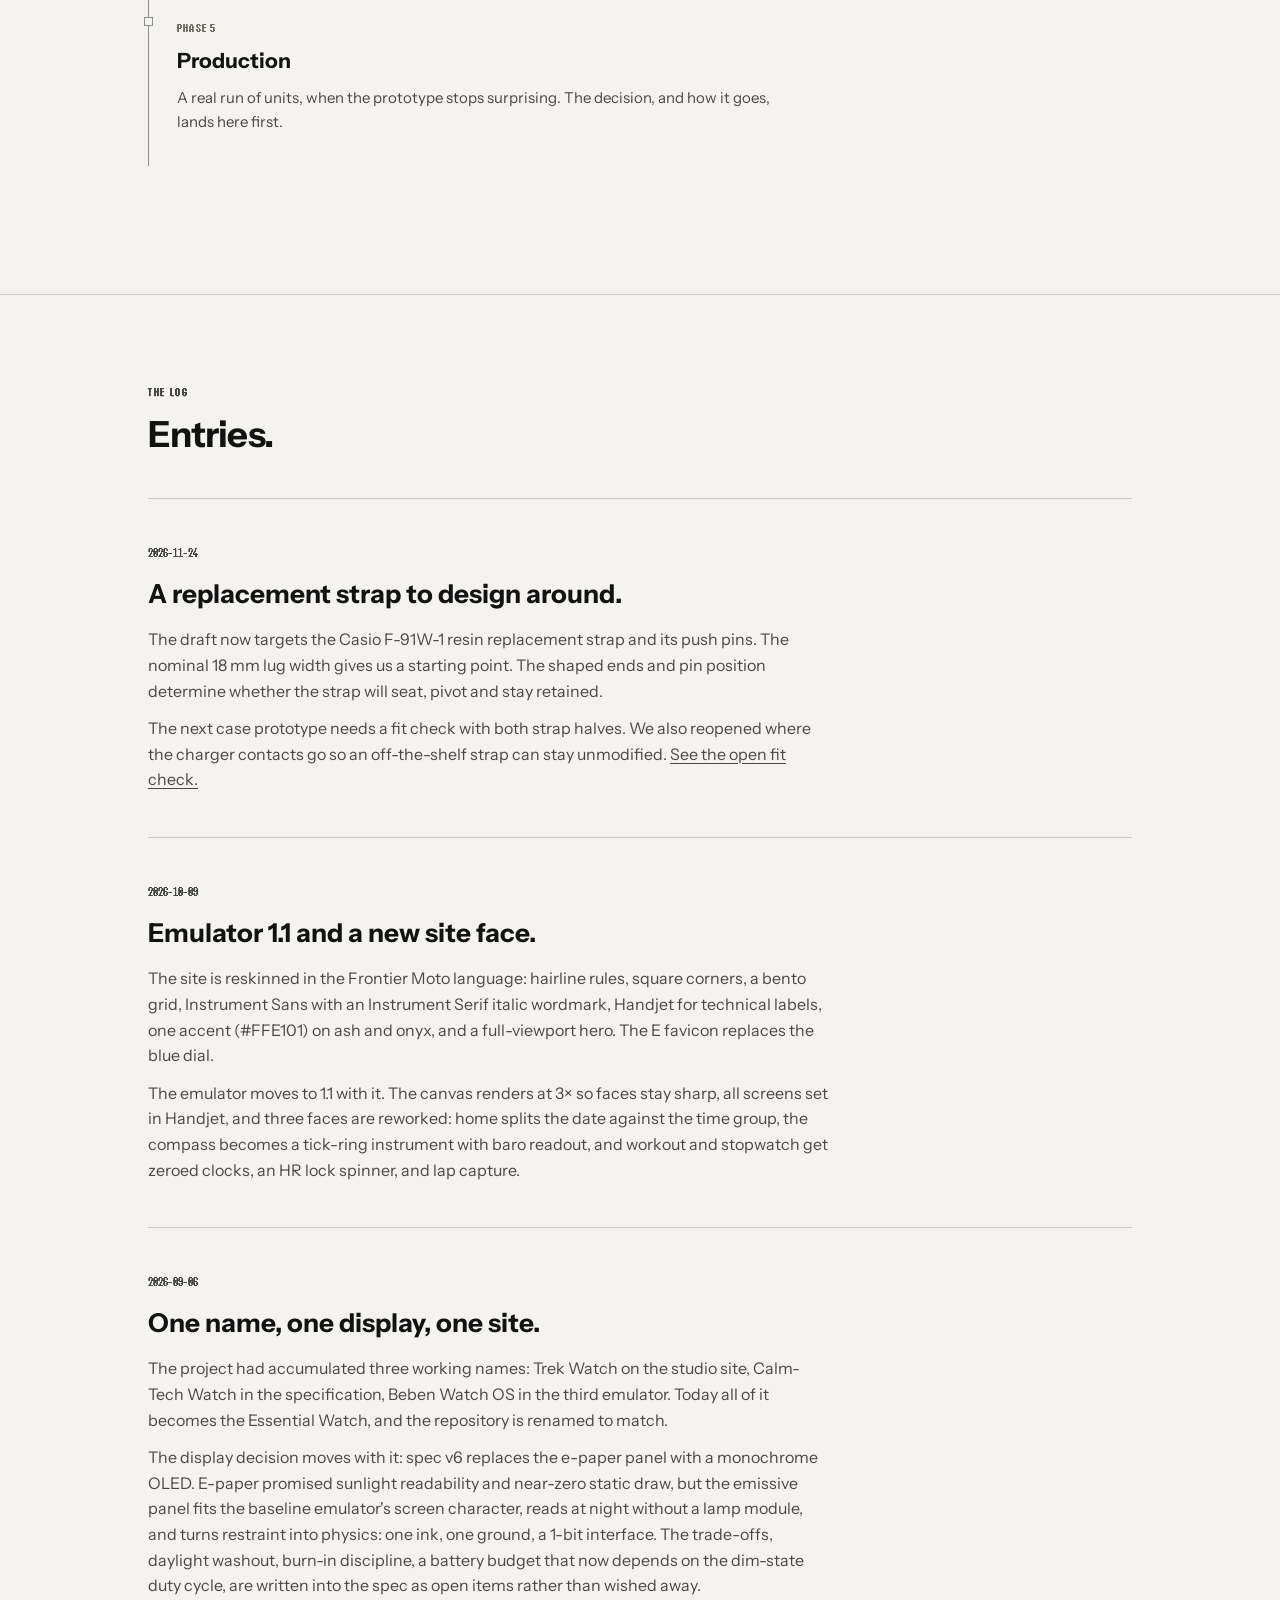
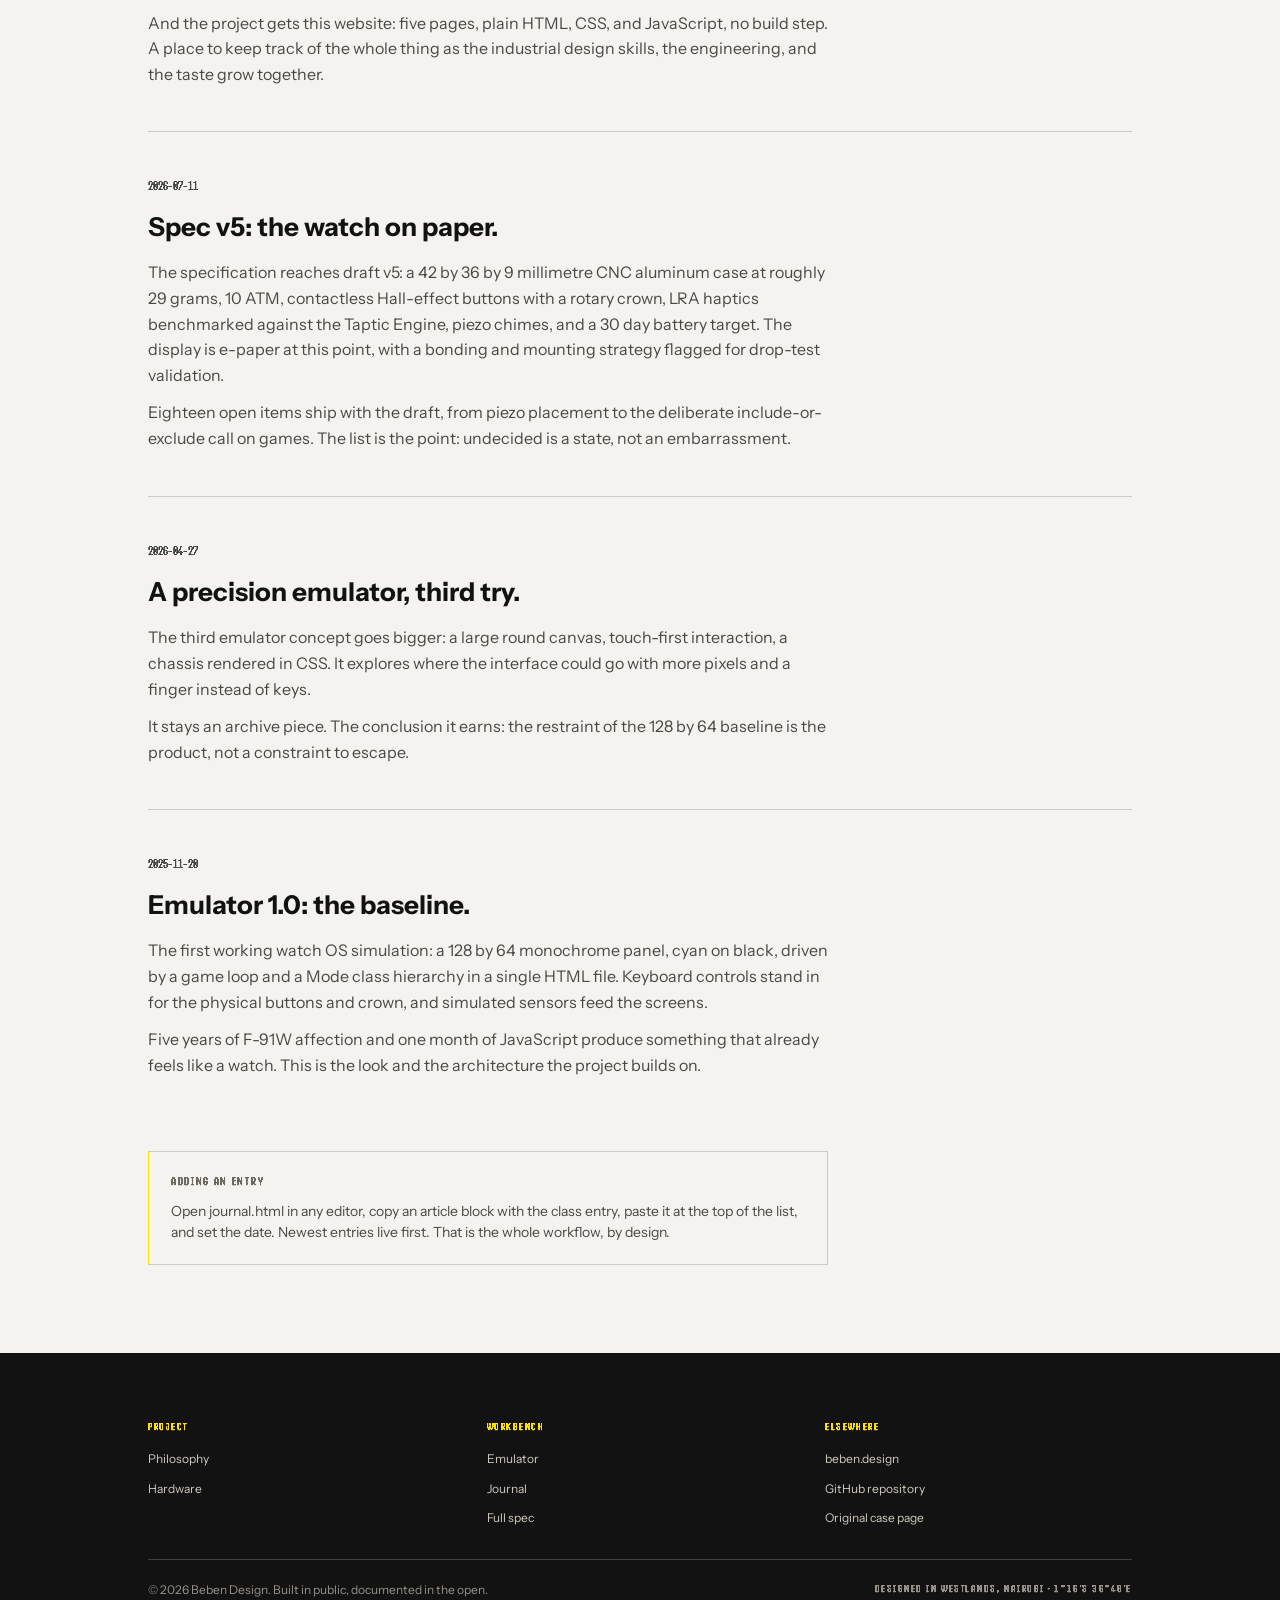
<file: docs/journal.html>
<!DOCTYPE html>
<html lang="en">
<head>
  <meta charset="UTF-8">
  <meta name="viewport" content="width=device-width, initial-scale=1.0">
  <title>Journal · Essential Watch</title>
  <meta name="description" content="The Essential Watch project journal: dated entries, decisions, wrong turns, and the roadmap from emulator to product.">
  <link rel="icon" type="image/svg+xml" href="favicon.svg">
  <link rel="preconnect" href="https://fonts.googleapis.com">
  <link rel="preconnect" href="https://fonts.gstatic.com" crossorigin>
  <link href="https://fonts.googleapis.com/css2?family=Instrument+Sans:wght@400;500;600;700&family=Instrument+Serif:ital@0;1&family=Handjet:wght@100..900&display=swap" rel="stylesheet">
  <link rel="stylesheet" href="css/site.css">
  <script>
    /* Apply the stored theme before first paint, so a dark reload never flashes white. */
    (function () {
      try {
        var t = localStorage.getItem("ew-theme");
        if (t === "dark" || t === "light") document.documentElement.setAttribute("data-theme", t);
      } catch (e) {}
    })();
  </script>
</head>
<body>

  <nav class="nav">
    <div class="nav-inner">
      <a class="nav-brand wordmark" href="index.html">Essential Watch</a>
      <div class="nav-links">
        <a href="philosophy.html">Philosophy</a>
        <a href="hardware.html">Hardware</a>
        <a href="emulator.html">Emulator</a>
        <a href="journal.html" aria-current="page">Journal</a>
      </div>
      <button class="theme-toggle" type="button" aria-pressed="false" aria-label="Switch to dark theme" title="Dark theme">
        <svg class="icon-moon" viewBox="0 0 24 24" aria-hidden="true"><path d="M20 14.5A8.5 8.5 0 0 1 9.5 4a8.5 8.5 0 1 0 10.5 10.5Z"/></svg>
        <svg class="icon-sun" viewBox="0 0 24 24" aria-hidden="true"><circle cx="12" cy="12" r="4.2"/><path d="M12 2.6v2.1M12 19.3v2.1M4.3 4.3l1.5 1.5M18.2 18.2l1.5 1.5M2.6 12h2.1M19.3 12h2.1M4.3 19.7l1.5-1.5M18.2 5.8l1.5-1.5"/></svg>
      </button>
      <button class="nav-toggle" aria-expanded="false" aria-controls="nav-panel" aria-label="Open menu">
        <span></span><span></span>
      </button>
    </div>
    <div class="nav-panel" id="nav-panel" hidden>
      <a href="philosophy.html">Philosophy</a>
      <a href="hardware.html">Hardware</a>
      <a href="emulator.html">Emulator</a>
      <a href="journal.html" aria-current="page">Journal</a>
    </div>
  </nav>

  <main>

    <header class="hero hero-compact">
      <div class="hero-inner">

      <span class="kicker reveal">The journal</span>
      <h1 class="display reveal">Trial and error,<br>on the record.</h1>
      <p class="lede reveal">No polished-render-only reveals. The research, the decisions, the iterations, and the results get written down as they happen, including the wrong turns. This page is the running log.</p>
          </div>
    </header>

    <section class="section">
      <div class="container">
        <div class="section-head">
          <span class="kicker reveal">The road</span>
          <h2 class="headline reveal">From pixels to product.</h2>
        </div>
        <div class="timeline">
          <div class="phase done reveal">
            <span class="when">Phase 1 · complete</span>
            <h3>Research</h3>
            <p>Prior art and positioning: the F-91W, Ollee Watch mods, Pebble's nostalgia play, the Ultra ceiling. Output: the hardware specification, drafted in the open.</p>
          </div>
          <div class="phase active reveal">
            <span class="when">Phase 2 · in progress</span>
            <h3>Emulator and UX</h3>
            <p>The watch OS lives in the browser. Next milestone: port the v6 mode cycle and gesture map into the emulator, so the interface is settled before the first circuit exists.</p>
          </div>
          <div class="phase reveal">
            <span class="when">Phase 3 · next</span>
            <h3>Industrial design</h3>
            <p>Case CAD and mass properties, anodizing and PVD swatches, strap geometry, crown guard profile. The hand learns from what the eye already trusts.</p>
          </div>
          <div class="phase reveal">
            <span class="when">Phase 4</span>
            <h3>Prototype</h3>
            <p>Bench bring-up on a coin cell, then a shaped rechargeable cell. Drop tests for the display mount, listening tests for the piezo, feel tests for the haptics.</p>
          </div>
          <div class="phase reveal">
            <span class="when">Phase 5</span>
            <h3>Production</h3>
            <p>A real run of units, when the prototype stops surprising. The decision, and how it goes, lands here first.</p>
          </div>
        </div>
      </div>
    </section>

    <section class="section">
      <div class="container">
        <div class="section-head">
          <span class="kicker reveal">The log</span>
          <h2 class="headline reveal">Entries.</h2>
        </div>

        <article class="entry reveal">
          <span class="date">2026-11-24</span>
          <h3>A replacement strap to design around.</h3>
          <p>The draft now targets the Casio F-91W-1 resin replacement strap and its push pins. The nominal 18 mm lug width gives us a starting point. The shaped ends and pin position determine whether the strap will seat, pivot and stay retained.</p>
          <p>The next case prototype needs a fit check with both strap halves. We also reopened where the charger contacts go so an off-the-shelf strap can stay unmodified. <a href="spec.html#oi-4">See the open fit check.</a></p>
        </article>

        <article class="entry reveal">
          <span class="date">2026-10-09</span>
          <h3>Emulator 1.1 and a new site face.</h3>
          <p>The site is reskinned in the Frontier Moto language: hairline rules, square corners, a bento grid, Instrument Sans with an Instrument Serif italic wordmark, Handjet for technical labels, one accent (#FFE101) on ash and onyx, and a full-viewport hero. The E favicon replaces the blue dial.</p>
          <p>The emulator moves to 1.1 with it. The canvas renders at 3× so faces stay sharp, all screens set in Handjet, and three faces are reworked: home splits the date against the time group, the compass becomes a tick-ring instrument with baro readout, and workout and stopwatch get zeroed clocks, an HR lock spinner, and lap capture.</p>
        </article>

        <article class="entry reveal">
          <span class="date">2026-09-06</span>
          <h3>One name, one display, one site.</h3>
          <p>The project had accumulated three working names: Trek Watch on the studio site, Calm-Tech Watch in the specification, Beben Watch OS in the third emulator. Today all of it becomes the Essential Watch, and the repository is renamed to match.</p>
          <p>The display decision moves with it: spec v6 replaces the e-paper panel with a monochrome OLED. E-paper promised sunlight readability and near-zero static draw, but the emissive panel fits the baseline emulator's screen character, reads at night without a lamp module, and turns restraint into physics: one ink, one ground, a 1-bit interface. The trade-offs, daylight washout, burn-in discipline, a battery budget that now depends on the dim-state duty cycle, are written into the spec as open items rather than wished away.</p>
          <p>And the project gets this website: five pages, plain HTML, CSS, and JavaScript, no build step. A place to keep track of the whole thing as the industrial design skills, the engineering, and the taste grow together.</p>
        </article>

        <article class="entry reveal">
          <span class="date">2026-07-11</span>
          <h3>Spec v5: the watch on paper.</h3>
          <p>The specification reaches draft v5: a 42 by 36 by 9 millimetre CNC aluminum case at roughly 29 grams, 10 ATM, contactless Hall-effect buttons with a rotary crown, LRA haptics benchmarked against the Taptic Engine, piezo chimes, and a 30 day battery target. The display is e-paper at this point, with a bonding and mounting strategy flagged for drop-test validation.</p>
          <p>Eighteen open items ship with the draft, from piezo placement to the deliberate include-or-exclude call on games. The list is the point: undecided is a state, not an embarrassment.</p>
        </article>

        <article class="entry reveal">
          <span class="date">2026-04-27</span>
          <h3>A precision emulator, third try.</h3>
          <p>The third emulator concept goes bigger: a large round canvas, touch-first interaction, a chassis rendered in CSS. It explores where the interface could go with more pixels and a finger instead of keys.</p>
          <p>It stays an archive piece. The conclusion it earns: the restraint of the 128 by 64 baseline is the product, not a constraint to escape.</p>
        </article>

        <article class="entry reveal">
          <span class="date">2025-11-20</span>
          <h3>Emulator 1.0: the baseline.</h3>
          <p>The first working watch OS simulation: a 128 by 64 monochrome panel, cyan on black, driven by a game loop and a Mode class hierarchy in a single HTML file. Keyboard controls stand in for the physical buttons and crown, and simulated sensors feed the screens.</p>
          <p>Five years of F-91W affection and one month of JavaScript produce something that already feels like a watch. This is the look and the architecture the project builds on.</p>
        </article>

        <div class="emulator-note reveal" style="max-width: 680px">
          <span class="kicker">Adding an entry</span>
          Open journal.html in any editor, copy an article block with the class entry, paste it at the top of the list, and set the date. Newest entries live first. That is the whole workflow, by design.
        </div>
      </div>
    </section>

  </main>

  <footer class="footer">
    <div class="container">
      <div class="footer-cols">
        <div>
          <h4>Project</h4>
          <ul>
            <li><a href="philosophy.html">Philosophy</a></li>
            <li><a href="hardware.html">Hardware</a></li>
          </ul>
        </div>
        <div>
          <h4>Workbench</h4>
          <ul>
            <li><a href="emulator.html">Emulator</a></li>
            <li><a href="journal.html">Journal</a></li>
            <li><a href="spec.html">Full spec</a></li>
          </ul>
        </div>
        <div>
          <h4>Elsewhere</h4>
          <ul>
            <li><a href="https://beben.design" rel="noopener">beben.design</a></li>
            <li><a href="https://github.com/luishowin/essential-watch" rel="noopener">GitHub repository</a></li>
            <li><a href="https://beben.design/trek-watch/" rel="noopener">Original case page</a></li>
          </ul>
        </div>
      </div>
      <div class="footer-bottom">
        <span>© 2026 Beben Design. Built in public, documented in the open.</span>
        <span class="mono">Designed in Westlands, Nairobi · 1°16'S 36°48'E</span>
      </div>
    </div>
  </footer>

  <script src="js/site.js"></script>
</body>
</html>
</file>
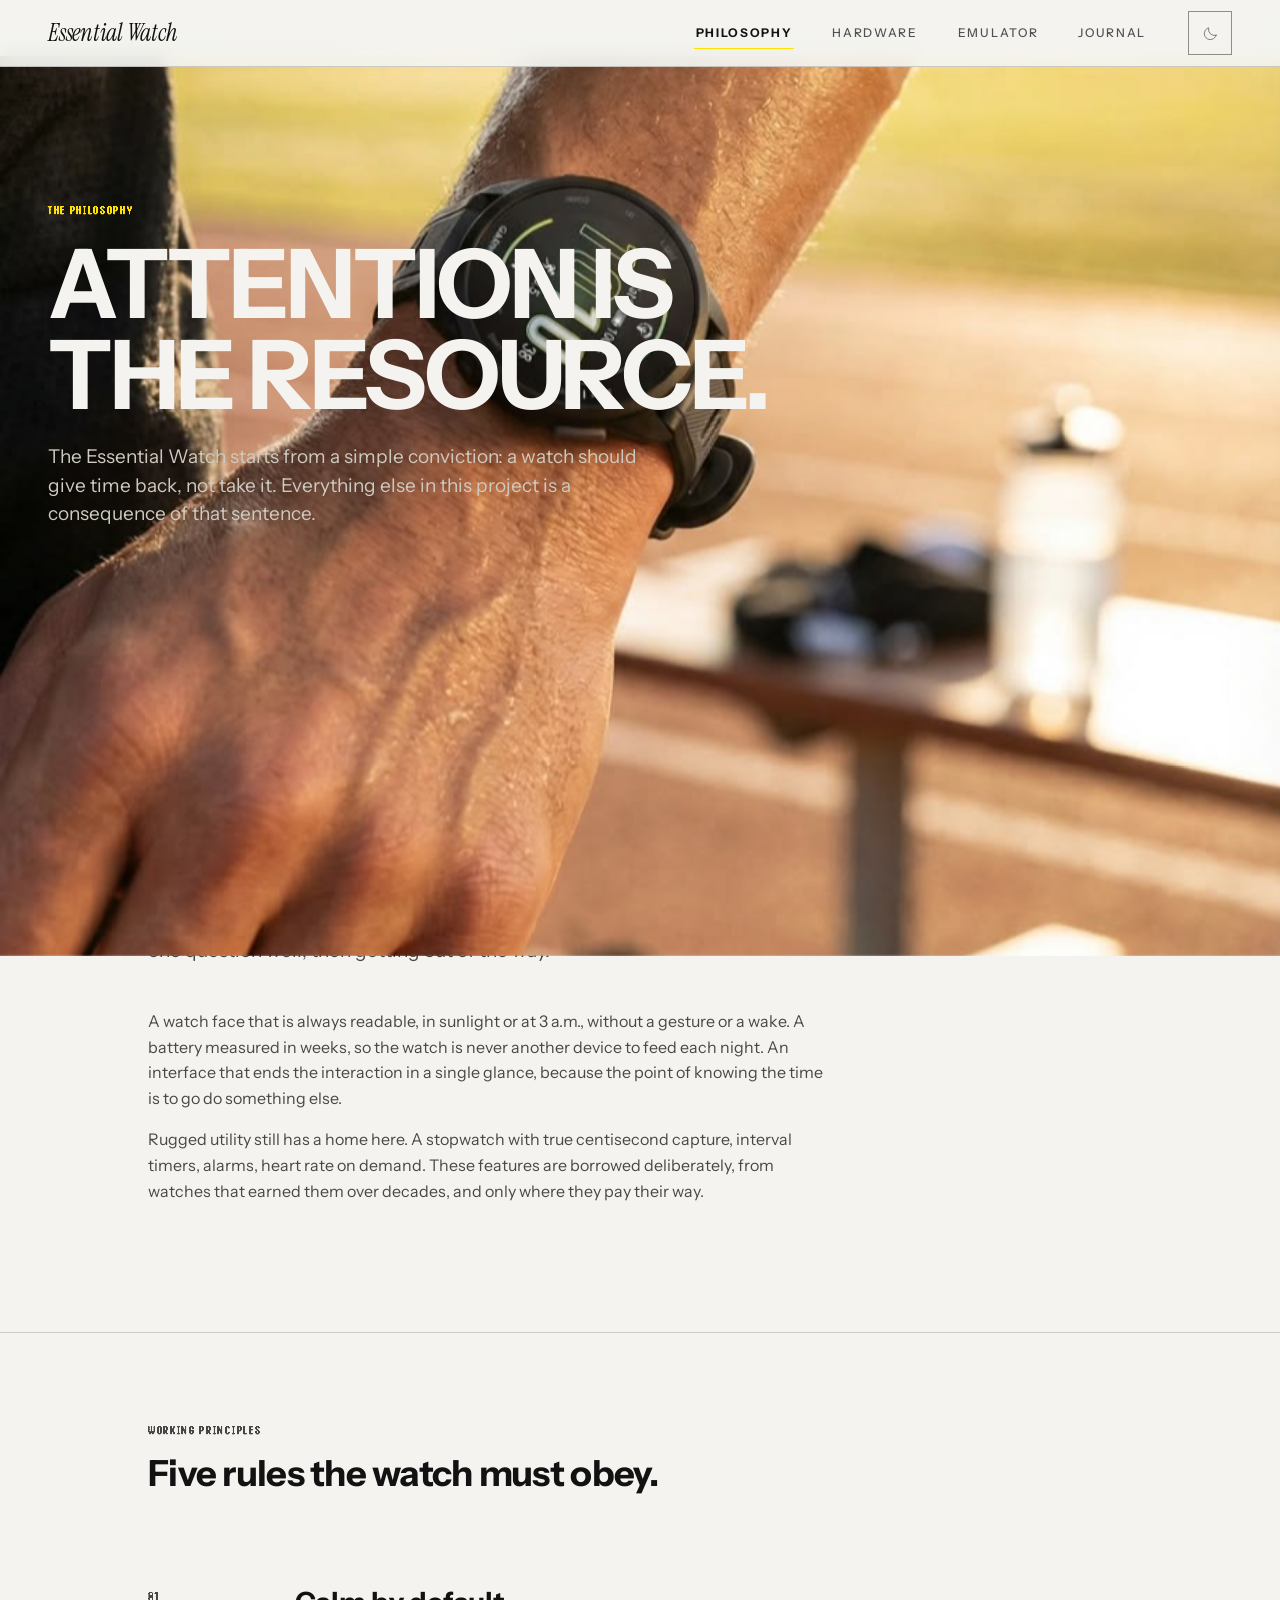
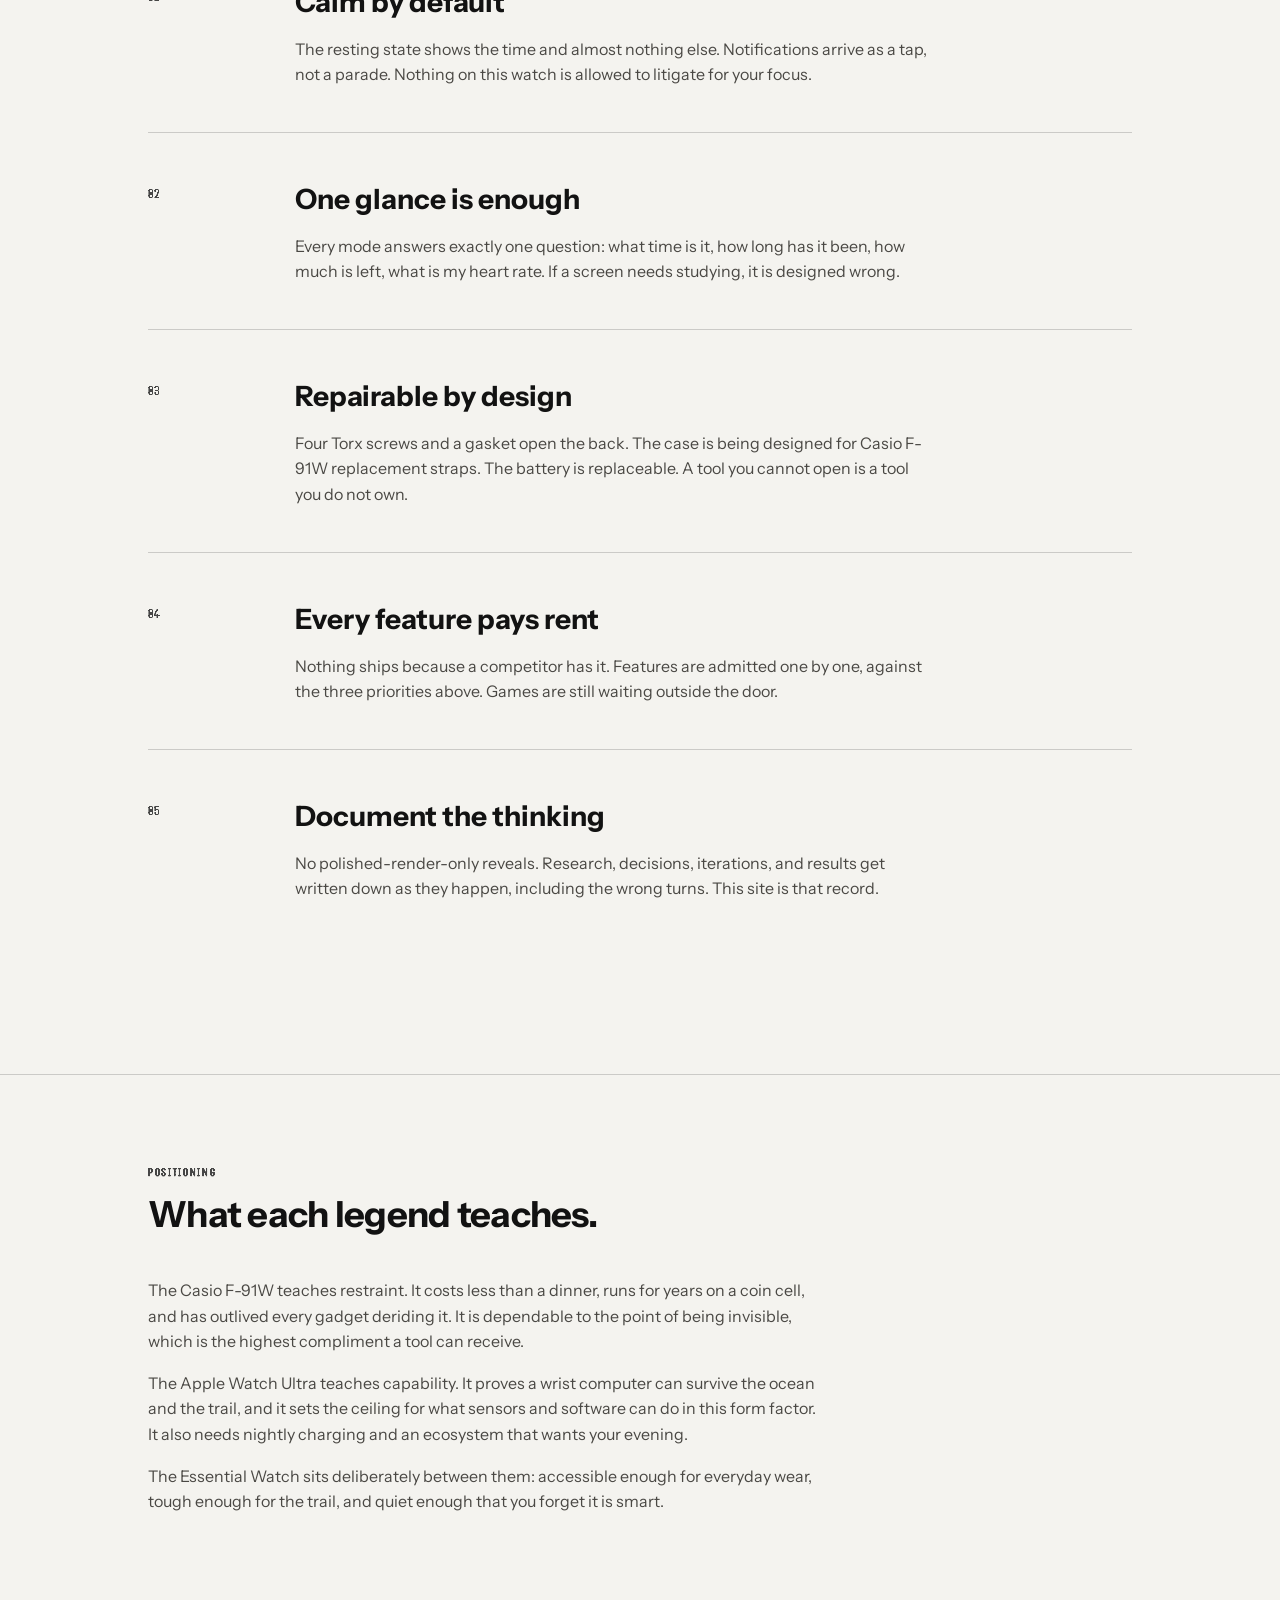
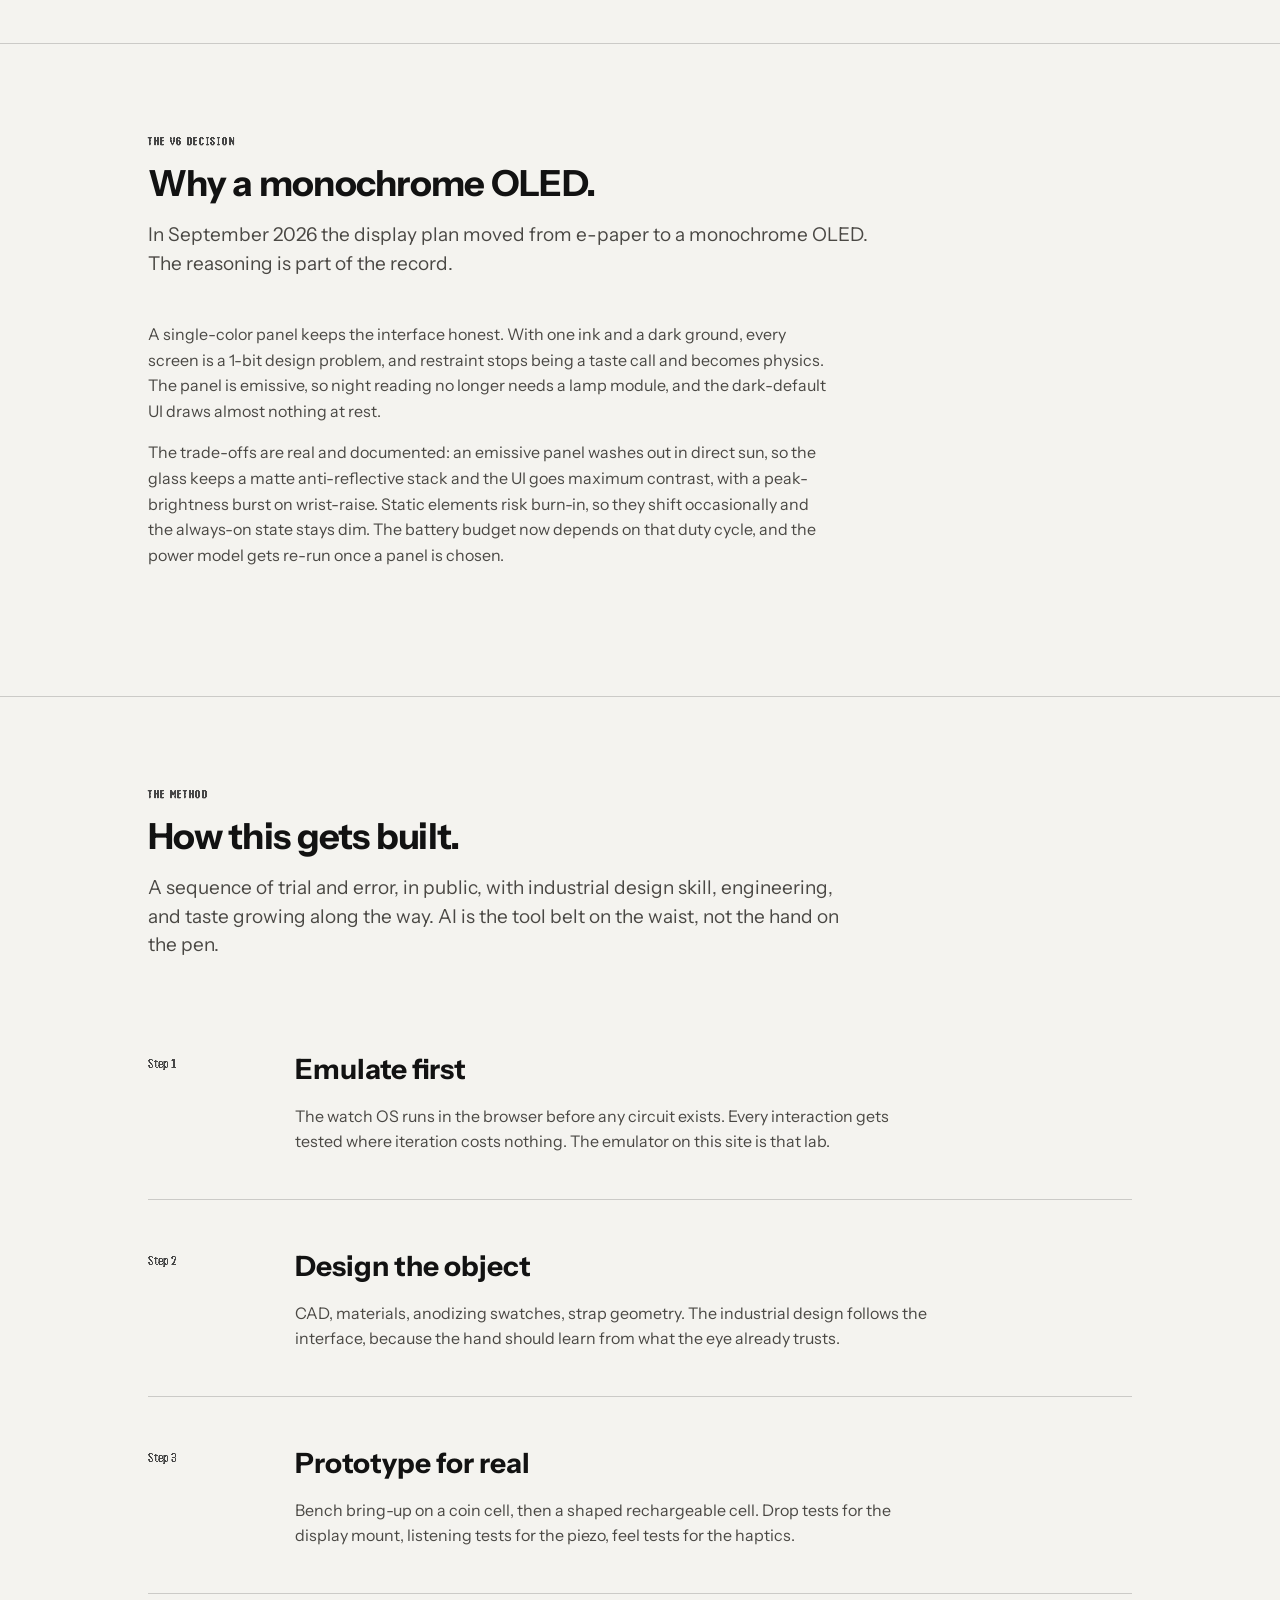
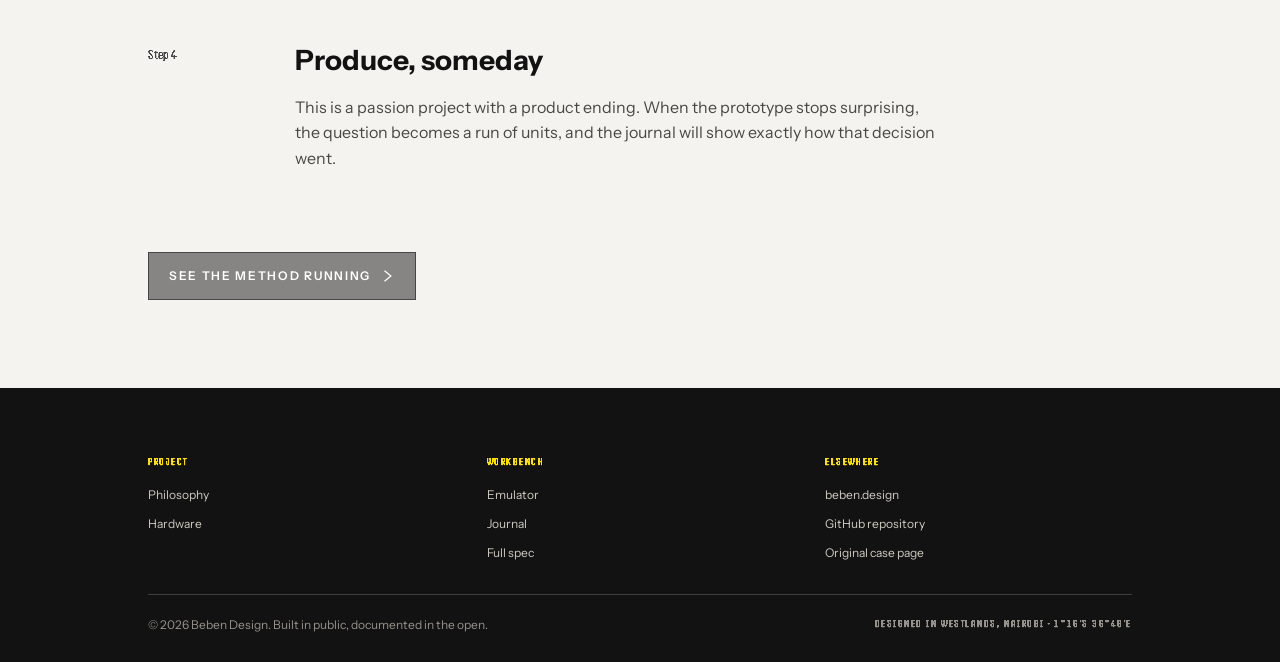
<file: docs/philosophy.html>
<!DOCTYPE html>
<html lang="en">
<head>
  <meta charset="UTF-8">
  <meta name="viewport" content="width=device-width, initial-scale=1.0">
  <title>Philosophy · Essential Watch</title>
  <meta name="description" content="The calm-tech thesis behind the Essential Watch: legibility, battery life, and one-glance information over feature bloat.">
  <link rel="icon" type="image/svg+xml" href="favicon.svg">
  <link rel="preconnect" href="https://fonts.googleapis.com">
  <link rel="preconnect" href="https://fonts.gstatic.com" crossorigin>
  <link href="https://fonts.googleapis.com/css2?family=Instrument+Sans:wght@400;500;600;700&family=Instrument+Serif:ital@0;1&family=Handjet:wght@100..900&display=swap" rel="stylesheet">
  <link rel="stylesheet" href="css/site.css">
  <script>
    /* Apply the stored theme before first paint, so a dark reload never flashes white. */
    (function () {
      try {
        var t = localStorage.getItem("ew-theme");
        if (t === "dark" || t === "light") document.documentElement.setAttribute("data-theme", t);
      } catch (e) {}
    })();
  </script>
</head>
<body>

  <nav class="nav">
    <div class="nav-inner">
      <a class="nav-brand wordmark" href="index.html">Essential Watch</a>
      <div class="nav-links">
        <a href="philosophy.html" aria-current="page">Philosophy</a>
        <a href="hardware.html">Hardware</a>
        <a href="emulator.html">Emulator</a>
        <a href="journal.html">Journal</a>
      </div>
      <button class="theme-toggle" type="button" aria-pressed="false" aria-label="Switch to dark theme" title="Dark theme">
        <svg class="icon-moon" viewBox="0 0 24 24" aria-hidden="true"><path d="M20 14.5A8.5 8.5 0 0 1 9.5 4a8.5 8.5 0 1 0 10.5 10.5Z"/></svg>
        <svg class="icon-sun" viewBox="0 0 24 24" aria-hidden="true"><circle cx="12" cy="12" r="4.2"/><path d="M12 2.6v2.1M12 19.3v2.1M4.3 4.3l1.5 1.5M18.2 18.2l1.5 1.5M2.6 12h2.1M19.3 12h2.1M4.3 19.7l1.5-1.5M18.2 5.8l1.5-1.5"/></svg>
      </button>
      <button class="nav-toggle" aria-expanded="false" aria-controls="nav-panel" aria-label="Open menu">
        <span></span><span></span>
      </button>
    </div>
    <div class="nav-panel" id="nav-panel" hidden>
      <a href="philosophy.html" aria-current="page">Philosophy</a>
      <a href="hardware.html">Hardware</a>
      <a href="emulator.html">Emulator</a>
      <a href="journal.html">Journal</a>
    </div>
  </nav>

  <main>

    <header class="hero hero-compact">
      <div class="hero-inner">

      <span class="kicker reveal">The philosophy</span>
      <h1 class="display reveal">Attention is<br>the resource.</h1>
      <p class="lede reveal">The Essential Watch starts from a simple conviction: a watch should give time back, not take it. Everything else in this project is a consequence of that sentence.</p>
          </div>
    </header>

    <section class="section">
      <div class="container">
        <div class="section-head">
          <span class="kicker reveal">Calm tech, worn</span>
          <h2 class="headline reveal">An instrument,<br>not an app store.</h2>
          <p class="lede reveal">The software layer is built on three priorities, in order: legibility, battery life, and one-glance information over feature bloat. A mode earns its place by answering one question well, then getting out of the way.</p>
        </div>
        <div style="max-width: 680px" class="reveal">
          <p class="body-copy">A watch face that is always readable, in sunlight or at 3 a.m., without a gesture or a wake. A battery measured in weeks, so the watch is never another device to feed each night. An interface that ends the interaction in a single glance, because the point of knowing the time is to go do something else.</p>
          <p class="body-copy" style="margin-top: 16px">Rugged utility still has a home here. A stopwatch with true centisecond capture, interval timers, alarms, heart rate on demand. These features are borrowed deliberately, from watches that earned them over decades, and only where they pay their way.</p>
        </div>
      </div>
    </section>

    <section class="section">
      <div class="container">
        <div class="section-head">
          <span class="kicker reveal">Working principles</span>
          <h2 class="headline reveal">Five rules the watch must obey.</h2>
        </div>
        <div class="hairline-list">
          <div class="principle-row reveal">
            <span class="number">01</span>
            <div>
              <h3>Calm by default</h3>
              <p>The resting state shows the time and almost nothing else. Notifications arrive as a tap, not a parade. Nothing on this watch is allowed to litigate for your focus.</p>
            </div>
          </div>
          <div class="principle-row reveal">
            <span class="number">02</span>
            <div>
              <h3>One glance is enough</h3>
              <p>Every mode answers exactly one question: what time is it, how long has it been, how much is left, what is my heart rate. If a screen needs studying, it is designed wrong.</p>
            </div>
          </div>
          <div class="principle-row reveal">
            <span class="number">03</span>
            <div>
              <h3>Repairable by design</h3>
              <p>Four Torx screws and a gasket open the back. The case is being designed for Casio F-91W replacement straps. The battery is replaceable. A tool you cannot open is a tool you do not own.</p>
            </div>
          </div>
          <div class="principle-row reveal">
            <span class="number">04</span>
            <div>
              <h3>Every feature pays rent</h3>
              <p>Nothing ships because a competitor has it. Features are admitted one by one, against the three priorities above. Games are still waiting outside the door.</p>
            </div>
          </div>
          <div class="principle-row reveal">
            <span class="number">05</span>
            <div>
              <h3>Document the thinking</h3>
              <p>No polished-render-only reveals. Research, decisions, iterations, and results get written down as they happen, including the wrong turns. This site is that record.</p>
            </div>
          </div>
        </div>
      </div>
    </section>

    <section class="section">
      <div class="container">
        <div class="section-head">
          <span class="kicker reveal">Positioning</span>
          <h2 class="headline reveal">What each legend teaches.</h2>
        </div>
        <div style="max-width: 680px" class="reveal">
          <p class="body-copy">The Casio F-91W teaches restraint. It costs less than a dinner, runs for years on a coin cell, and has outlived every gadget deriding it. It is dependable to the point of being invisible, which is the highest compliment a tool can receive.</p>
          <p class="body-copy" style="margin-top: 16px">The Apple Watch Ultra teaches capability. It proves a wrist computer can survive the ocean and the trail, and it sets the ceiling for what sensors and software can do in this form factor. It also needs nightly charging and an ecosystem that wants your evening.</p>
          <p class="body-copy" style="margin-top: 16px">The Essential Watch sits deliberately between them: accessible enough for everyday wear, tough enough for the trail, and quiet enough that you forget it is smart.</p>
        </div>
        <figure class="hero-media reveal" style="margin-top: clamp(36px, 6vw, 56px)">
          <img src="media/trail-wrist.jpg" alt="Placeholder image: an adventure watch worn on a wrist outdoors" width="917" height="1368">
        </figure>
      </div>
    </section>

    <section class="section">
      <div class="container">
        <div class="section-head">
          <span class="kicker reveal">The v6 decision</span>
          <h2 class="headline reveal">Why a monochrome OLED.</h2>
          <p class="lede reveal">In September 2026 the display plan moved from e-paper to a monochrome OLED. The reasoning is part of the record.</p>
        </div>
        <div style="max-width: 680px" class="reveal">
          <p class="body-copy">A single-color panel keeps the interface honest. With one ink and a dark ground, every screen is a 1-bit design problem, and restraint stops being a taste call and becomes physics. The panel is emissive, so night reading no longer needs a lamp module, and the dark-default UI draws almost nothing at rest.</p>
          <p class="body-copy" style="margin-top: 16px">The trade-offs are real and documented: an emissive panel washes out in direct sun, so the glass keeps a matte anti-reflective stack and the UI goes maximum contrast, with a peak-brightness burst on wrist-raise. Static elements risk burn-in, so they shift occasionally and the always-on state stays dim. The battery budget now depends on that duty cycle, and the power model gets re-run once a panel is chosen.</p>
        </div>
      </div>
    </section>

    <section class="section">
      <div class="container">
        <div class="section-head">
          <span class="kicker reveal">The method</span>
          <h2 class="headline reveal">How this gets built.</h2>
          <p class="lede reveal">A sequence of trial and error, in public, with industrial design skill, engineering, and taste growing along the way. AI is the tool belt on the waist, not the hand on the pen.</p>
        </div>
        <div class="hairline-list">
          <div class="principle-row reveal">
            <span class="number">Step 1</span>
            <div>
              <h3>Emulate first</h3>
              <p>The watch OS runs in the browser before any circuit exists. Every interaction gets tested where iteration costs nothing. The emulator on this site is that lab.</p>
            </div>
          </div>
          <div class="principle-row reveal">
            <span class="number">Step 2</span>
            <div>
              <h3>Design the object</h3>
              <p>CAD, materials, anodizing swatches, strap geometry. The industrial design follows the interface, because the hand should learn from what the eye already trusts.</p>
            </div>
          </div>
          <div class="principle-row reveal">
            <span class="number">Step 3</span>
            <div>
              <h3>Prototype for real</h3>
              <p>Bench bring-up on a coin cell, then a shaped rechargeable cell. Drop tests for the display mount, listening tests for the piezo, feel tests for the haptics.</p>
            </div>
          </div>
          <div class="principle-row reveal">
            <span class="number">Step 4</span>
            <div>
              <h3>Produce, someday</h3>
              <p>This is a passion project with a product ending. When the prototype stops surprising, the question becomes a run of units, and the journal will show exactly how that decision went.</p>
            </div>
          </div>
        </div>
        <p style="margin-top: 36px" class="reveal">
          <a class="btn-text" href="emulator.html"><span>See the method running</span><svg class="btn__arrow" width="14" height="14" viewBox="0 0 12 12" aria-hidden="true" focusable="false"><path d="M3 1.5 8.5 6 3 10.5" fill="none" stroke="currentColor" stroke-width="1"/></svg></a>
        </p>
      </div>
    </section>

  </main>

  <footer class="footer">
    <div class="container">
      <div class="footer-cols">
        <div>
          <h4>Project</h4>
          <ul>
            <li><a href="philosophy.html">Philosophy</a></li>
            <li><a href="hardware.html">Hardware</a></li>
          </ul>
        </div>
        <div>
          <h4>Workbench</h4>
          <ul>
            <li><a href="emulator.html">Emulator</a></li>
            <li><a href="journal.html">Journal</a></li>
            <li><a href="spec.html">Full spec</a></li>
          </ul>
        </div>
        <div>
          <h4>Elsewhere</h4>
          <ul>
            <li><a href="https://beben.design" rel="noopener">beben.design</a></li>
            <li><a href="https://github.com/luishowin/essential-watch" rel="noopener">GitHub repository</a></li>
            <li><a href="https://beben.design/trek-watch/" rel="noopener">Original case page</a></li>
          </ul>
        </div>
      </div>
      <div class="footer-bottom">
        <span>© 2026 Beben Design. Built in public, documented in the open.</span>
        <span class="mono">Designed in Westlands, Nairobi · 1°16'S 36°48'E</span>
      </div>
    </div>
  </footer>

  <script src="js/site.js"></script>
</body>
</html>
</file>
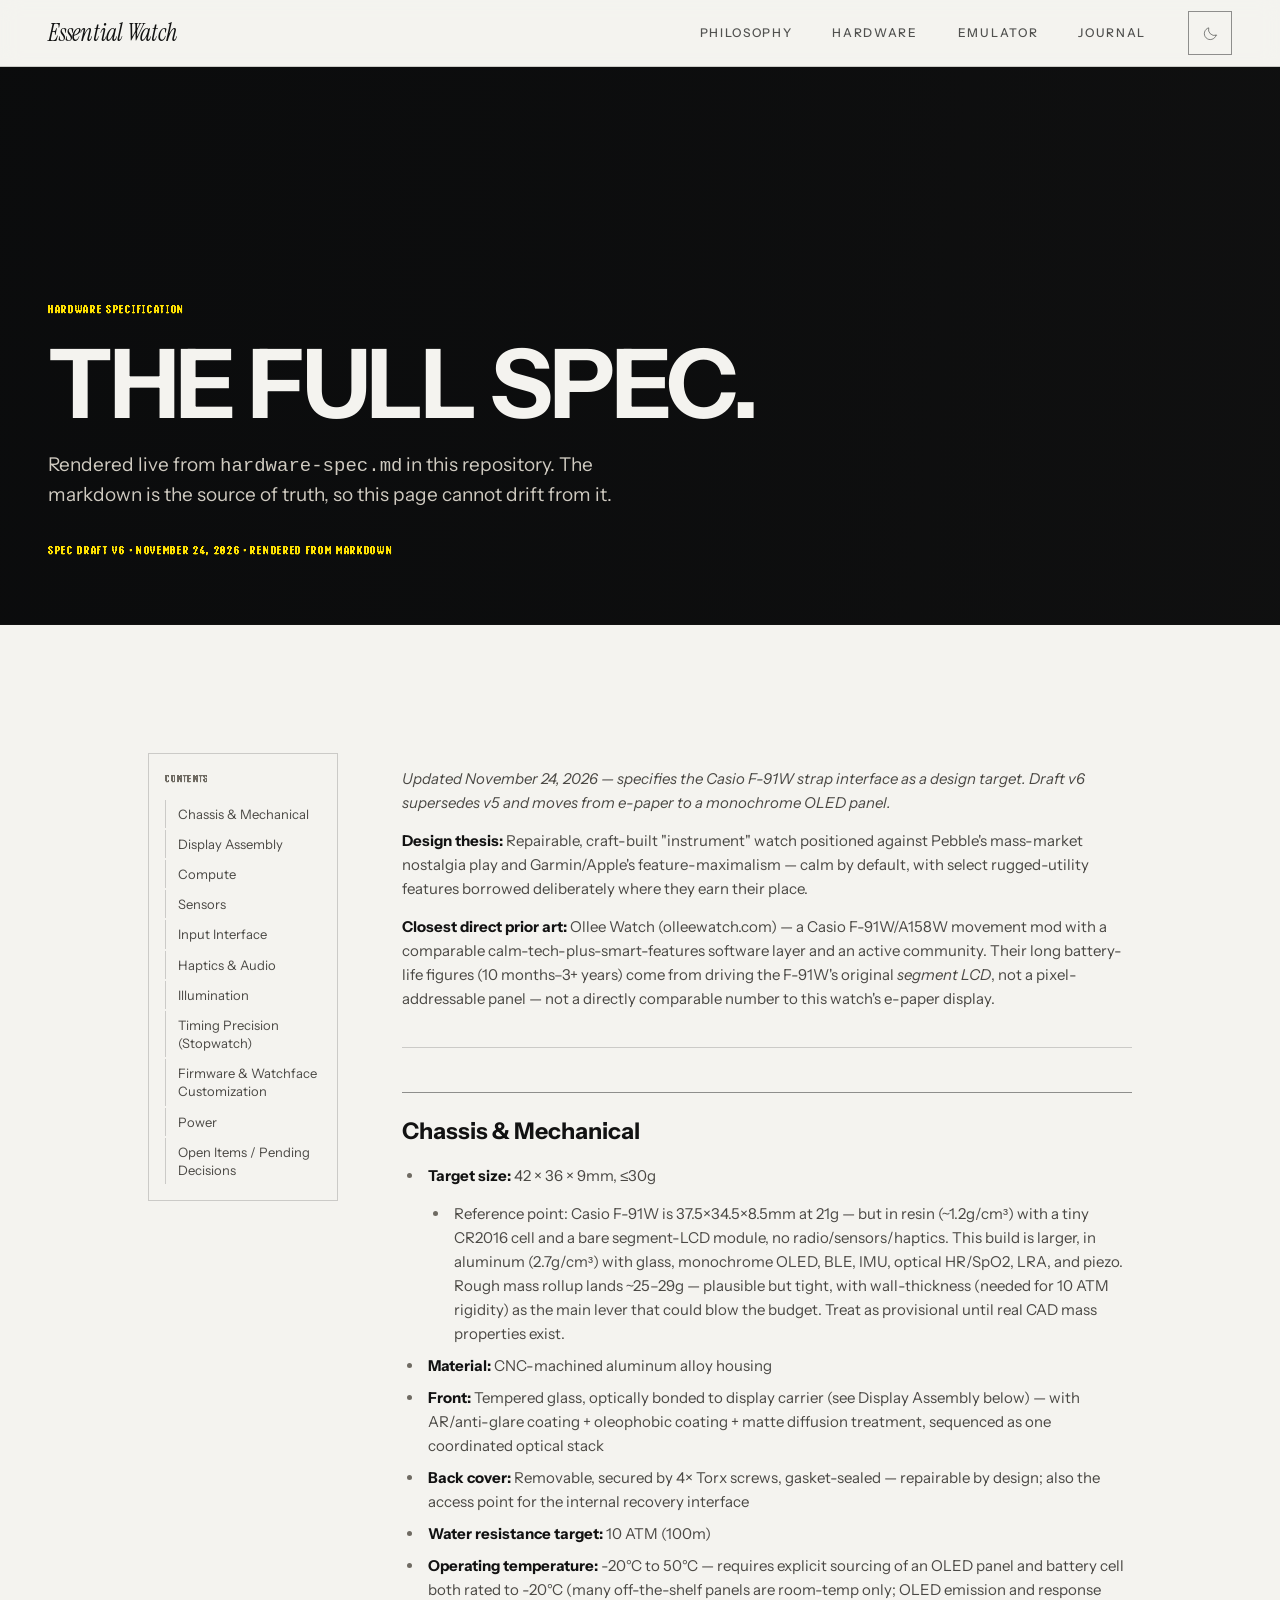
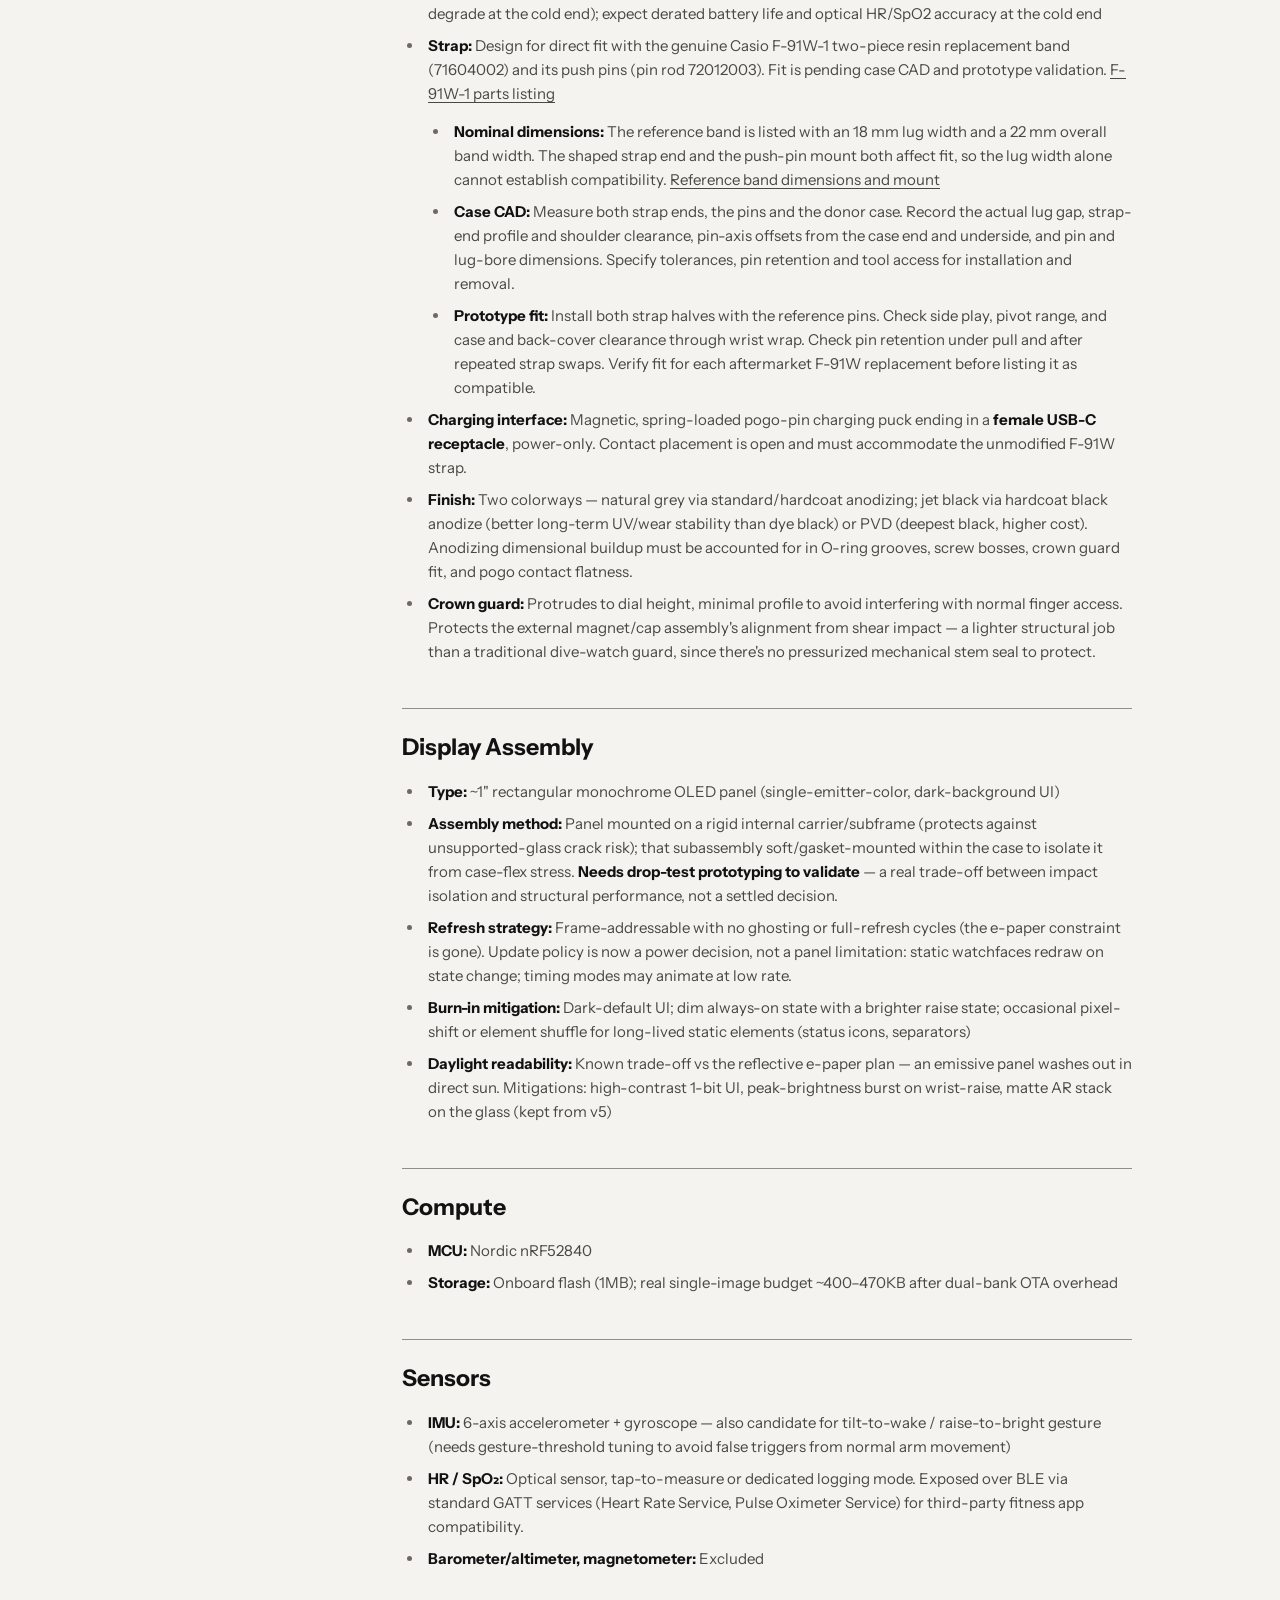
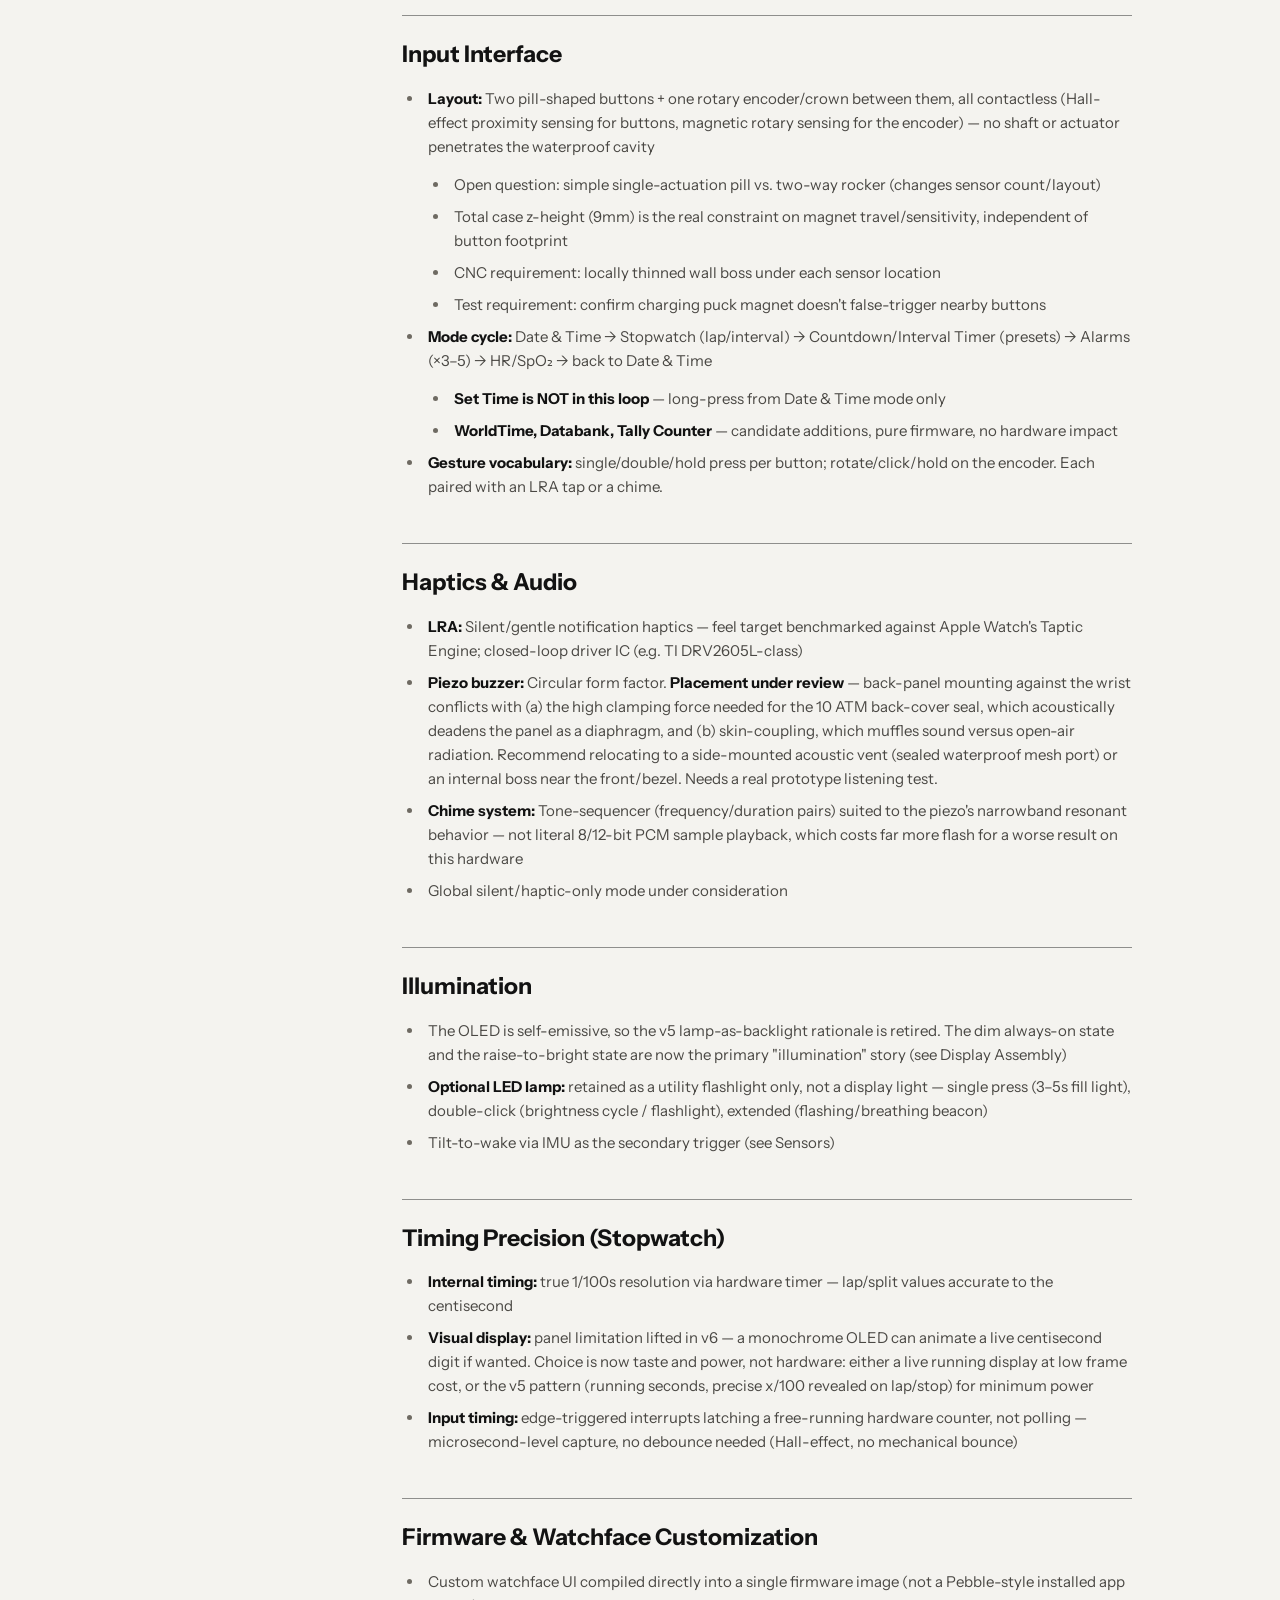
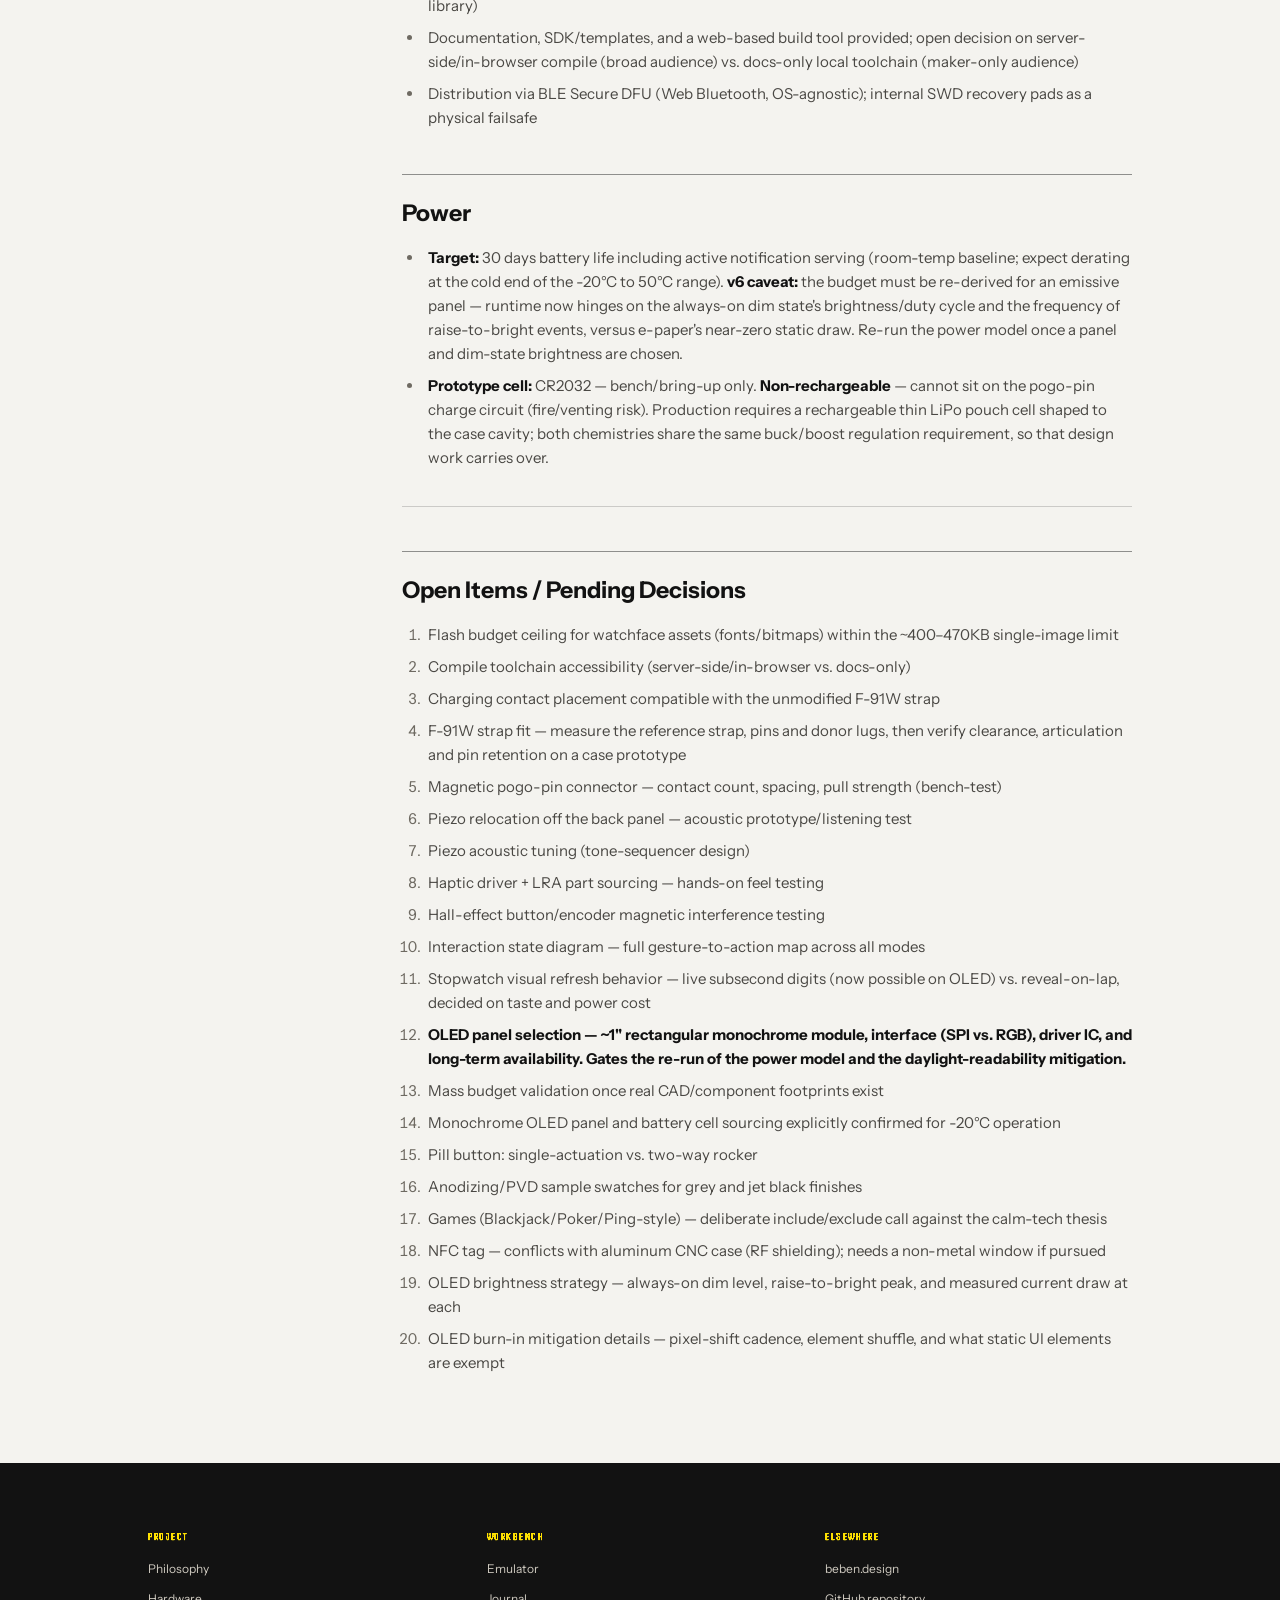
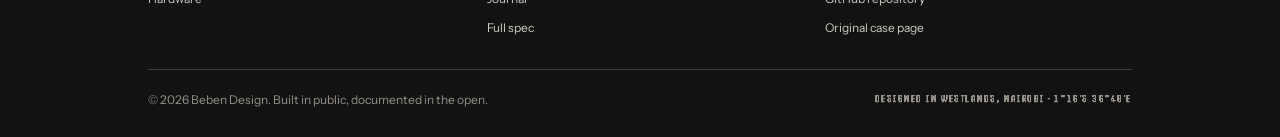
<file: docs/spec.html>
<!DOCTYPE html>
<html lang="en">
<head>
  <meta charset="UTF-8">
  <meta name="viewport" content="width=device-width, initial-scale=1.0">
  <title>Full spec · Essential Watch</title>
  <meta name="description" content="The full Essential Watch hardware specification, draft v6, rendered live from the markdown source held in this repository.">
  <link rel="icon" type="image/svg+xml" href="favicon.svg">
  <link rel="preconnect" href="https://fonts.googleapis.com">
  <link rel="preconnect" href="https://fonts.gstatic.com" crossorigin>
  <link href="https://fonts.googleapis.com/css2?family=Instrument+Sans:wght@400;500;600;700&family=Instrument+Serif:ital@0;1&family=Handjet:wght@100..900&display=swap" rel="stylesheet">
  <link rel="stylesheet" href="css/site.css">
  <script>
    /* Apply the stored theme before first paint, so a dark reload never flashes white. */
    (function () {
      try {
        var t = localStorage.getItem("ew-theme");
        if (t === "dark" || t === "light") document.documentElement.setAttribute("data-theme", t);
      } catch (e) {}
    })();
  </script>
</head>
<body>

  <nav class="nav">
    <div class="nav-inner">
      <a class="nav-brand wordmark" href="index.html">Essential Watch</a>
      <div class="nav-links">
        <a href="philosophy.html">Philosophy</a>
        <a href="hardware.html">Hardware</a>
        <a href="emulator.html">Emulator</a>
        <a href="journal.html">Journal</a>
      </div>
      <button class="theme-toggle" type="button" aria-pressed="false" aria-label="Switch to dark theme" title="Dark theme">
        <svg class="icon-moon" viewBox="0 0 24 24" aria-hidden="true"><path d="M20 14.5A8.5 8.5 0 0 1 9.5 4a8.5 8.5 0 1 0 10.5 10.5Z"/></svg>
        <svg class="icon-sun" viewBox="0 0 24 24" aria-hidden="true"><circle cx="12" cy="12" r="4.2"/><path d="M12 2.6v2.1M12 19.3v2.1M4.3 4.3l1.5 1.5M18.2 18.2l1.5 1.5M2.6 12h2.1M19.3 12h2.1M4.3 19.7l1.5-1.5M18.2 5.8l1.5-1.5"/></svg>
      </button>
      <button class="nav-toggle" aria-expanded="false" aria-controls="nav-panel" aria-label="Open menu">
        <span></span><span></span>
      </button>
    </div>
    <div class="nav-panel" id="nav-panel" hidden>
      <a href="philosophy.html">Philosophy</a>
      <a href="hardware.html">Hardware</a>
      <a href="emulator.html">Emulator</a>
      <a href="journal.html">Journal</a>
    </div>
  </nav>

  <main>

    <header class="hero hero-compact">
      <div class="hero-inner">

      <span class="kicker reveal">Hardware specification</span>
      <h1 class="display reveal">The full spec.</h1>
      <p class="lede reveal">Rendered live from <code>hardware-spec.md</code> in this repository. The markdown is the source of truth, so this page cannot drift from it.</p>
      <p class="mono reveal" id="spec-meta">Loading the specification.</p>
          </div>
    </header>

    <section class="section">
      <div class="container spec-layout">
        <nav class="spec-toc reveal" id="spec-toc" aria-label="Specification contents" hidden>
          <h2>Contents</h2>
          <ul id="spec-toc-list"></ul>
        </nav>
        <div class="md" id="spec-body">
          <p class="body-copy">Loading the specification.</p>
        </div>
      </div>
    </section>

  </main>

  <footer class="footer">
    <div class="container">
      <div class="footer-cols">
        <div>
          <h4>Project</h4>
          <ul>
            <li><a href="philosophy.html">Philosophy</a></li>
            <li><a href="hardware.html">Hardware</a></li>
          </ul>
        </div>
        <div>
          <h4>Workbench</h4>
          <ul>
            <li><a href="emulator.html">Emulator</a></li>
            <li><a href="journal.html">Journal</a></li>
            <li><a href="spec.html">Full spec</a></li>
          </ul>
        </div>
        <div>
          <h4>Elsewhere</h4>
          <ul>
            <li><a href="https://beben.design" rel="noopener">beben.design</a></li>
            <li><a href="https://github.com/luishowin/essential-watch" rel="noopener">GitHub repository</a></li>
            <li><a href="https://beben.design/trek-watch/" rel="noopener">Original case page</a></li>
          </ul>
        </div>
      </div>
      <div class="footer-bottom">
        <span>© 2026 Beben Design. Built in public, documented in the open.</span>
        <span class="mono">Designed in Westlands, Nairobi · 1°16'S 36°48'E</span>
      </div>
    </div>
  </footer>

  <script src="js/site.js"></script>
  <script src="js/markdown.js"></script>
  <script>
    (function () {
      "use strict";

      var SOURCE = "hardware-spec.md";
      var RAW = "https://github.com/luishowin/essential-watch/blob/main/docs/" + SOURCE;

      var body = document.getElementById("spec-body");
      var meta = document.getElementById("spec-meta");
      var toc = document.getElementById("spec-toc");
      var tocList = document.getElementById("spec-toc-list");

      function fail() {
        meta.textContent = "SOURCE NOT LOADED";
        body.innerHTML =
          '<div class="emulator-note" style="max-width:680px">' +
          '<span class="kicker">This page reads the markdown at runtime</span>' +
          'It could not load <code>' + SOURCE + '</code>. Opening the file straight from disk ' +
          'will do that, because browsers block fetch on file:// URLs. Serve the folder instead:' +
          '<p class="mono" style="margin-top:14px">python3 -m http.server 8000 --directory docs</p>' +
          '<p style="margin-top:14px">Then visit <span class="mono">http://localhost:8000/spec.html</span>, ' +
          'or <a href="' + RAW + '" rel="noopener">read the source on GitHub</a>.</p></div>';
      }

      function buildToc() {
        var heads = body.querySelectorAll("h2");
        if (!heads.length) return;
        var frag = document.createDocumentFragment();
        Array.prototype.forEach.call(heads, function (h) {
          var li = document.createElement("li");
          var a = document.createElement("a");
          a.href = "#" + h.id;
          /* The trailing anchor glyph belongs to the heading, not the contents. */
          a.textContent = h.textContent.replace(/\s*#\s*$/, "");
          li.appendChild(a);
          frag.appendChild(li);
        });
        tocList.appendChild(frag);
        toc.hidden = false;
        toc.parentNode.classList.add("has-toc");
      }

      function stamp(text) {
        var m = /Draft v(\d+)/i.exec(text);
        var d = /Updated ([A-Z][a-z]+ \d+, \d{4})/.exec(text);
        var bits = [];
        if (m) bits.push("SPEC DRAFT V" + m[1]);
        if (d) bits.push(d[1].toUpperCase());
        bits.push("RENDERED FROM MARKDOWN");
        meta.textContent = bits.join(" \u00b7 ");
      }

      if (!window.fetch) { fail(); return; }

      fetch(SOURCE, { cache: "no-cache" })
        .then(function (r) {
          if (!r.ok) throw new Error(r.status);
          return r.text();
        })
        .then(function (text) {
          body.innerHTML = window.renderMarkdown(text);
          stamp(text);
          buildToc();
          markHash();
        })
        .catch(fail);

      /* A deep link arrives before the content it points at exists, so the
         browser has nothing to scroll to and :target matches nothing. Both get
         re-applied by hand once the markdown is in the page. The jump is
         instant on purpose: a smooth scroll started this early gets dropped.
         Hoisted, so the .then above can call it. */
      function markHash() {
        var previous = body.querySelector(".is-target");
        if (previous) previous.classList.remove("is-target");
        if (!location.hash) return;

        var target = document.getElementById(location.hash.slice(1));
        if (!target) return;

        target.scrollIntoView({ behavior: "instant", block: "start" });
        if (target.tagName === "LI") target.classList.add("is-target");
      }

      window.addEventListener("hashchange", markHash);
    })();
  </script>
</body>
</html>
</file>
<file: docs/css/site.css>
/* ==========================================================================
   Essential Watch — Frontier Moto language
   Hairline-rule system: 1px lines only, square corners only.
   Palette: ash white + onyx black, one accent #FFE101.
   Type: Instrument Sans (body/UI), Instrument Serif italic (wordmark accents),
   Handjet (watch screen + technical labels).
   ========================================================================== */

/* ---------- Tokens ---------- */

:root {
  color-scheme: light;

  --ash: #F4F3EF;
  --ash-soft: #E9E7E1;
  --ash-deep: #DBD8D0;
  --onyx: #121212;
  --onyx-soft: #1E1F21;

  --bg: var(--ash);
  --bg-soft: var(--ash-soft);
  --surface: var(--ash);
  --ink: var(--onyx);
  --ink-soft: #4A4844;
  --ink-faint: #6E6A62;
  --accent: #FFE101;
  --accent-deep: #D6C200;
  --accent-ink: #464646;
  --on-accent: #121212;
  --nav-link: rgba(18, 18, 18, 0.72);
  --selection: #FFE101;
  --line: rgba(18, 18, 18, 0.18);
  --line-strong: rgba(18, 18, 18, 0.45);
  --frost: rgba(244, 243, 239, 0.92);
  --scrim: linear-gradient(96deg, rgba(10,11,12,0.88) 0%, rgba(10,11,12,0.72) 42%, rgba(10,11,12,0.30) 100%);

  --font-sans: "Instrument Sans", "Helvetica Neue", Helvetica, Arial, sans-serif;
  --font-serif: "Instrument Serif", Georgia, serif;
  --font-pixel: "Handjet", ui-monospace, Consolas, monospace;
  --font-text: var(--font-sans);
  --font-mono: var(--font-pixel);

  --measure: 1080px;
  --wide: 1680px;
  --gutter: clamp(20px, 5vw, 48px);
  --section-pad: clamp(48px, 7vw, 88px);

  --nav-h: 66px;

  --radius-card: 0;
  --radius-pill: 0;
}

@media (prefers-color-scheme: dark) {
  :root:not([data-theme="light"]) {
    color-scheme: dark;
    --bg: #121212;
    --bg-soft: #1A1B1D;
    --surface: #191B1D;
    --ink: #F4F3EF;
    --ink-soft: #B9B5AC;
    --ink-faint: #96918A;
    --nav-link: rgba(244, 243, 239, 0.72);
    --line: rgba(244, 243, 239, 0.18);
    --line-strong: rgba(244, 243, 239, 0.42);
    --frost: rgba(18, 18, 18, 0.92);
  }
}

:root[data-theme="dark"] {
  color-scheme: dark;
  --bg: #121212;
  --bg-soft: #1A1B1D;
  --surface: #191B1D;
  --ink: #F4F3EF;
  --ink-soft: #B9B5AC;
  --ink-faint: #96918A;
  --nav-link: rgba(244, 243, 239, 0.72);
  --line: rgba(244, 243, 239, 0.18);
  --line-strong: rgba(244, 243, 239, 0.42);
  --frost: rgba(18, 18, 18, 0.92);
}

/* ---------- Hard rules: square corners, 1px lines ---------- */

*, *::before, *::after { box-sizing: border-box; border-radius: 0 !important; }

html { scroll-behavior: smooth; -webkit-text-size-adjust: 100%; }

body {
  margin: 0;
  background: var(--bg);
  color: var(--ink);
  font-family: var(--font-text);
  font-size: 16px;
  line-height: 1.6;
  font-weight: 400;
  -webkit-font-smoothing: antialiased;
  text-rendering: optimizeLegibility;
}

img { display: block; max-width: 100%; height: auto; }

h1, h2, h3, h4, p, figure, ul, ol, dl, dd { margin: 0; }
ul, ol { padding: 0; list-style: none; }

a { color: inherit; text-decoration: none; }
p a:not(.btn):not(.btn-text):not(.btn-primary):not(.btn-outline), .md a, .card p a:not(.btn):not(.btn-text):not(.btn-primary):not(.btn-outline) { text-decoration: underline; text-decoration-thickness: 1px; text-underline-offset: 3px; }

::selection { background: var(--accent); color: var(--on-accent); }

:focus-visible { outline: 1px solid var(--accent); outline-offset: 2px; }
:root[data-theme="light"] :focus-visible { outline-color: var(--accent-ink); }

/* ---------- Typography ---------- */

.display {
  font-family: var(--font-sans);
  font-size: clamp(40px, 4rem + 4vw, 96px);
  line-height: 0.95;
  font-weight: 700;
  letter-spacing: -0.03em;
  text-transform: uppercase;
}
.display em, .headline em {
  font-family: var(--font-serif);
  font-style: italic;
  font-weight: 400;
  text-transform: none;
  letter-spacing: -0.01em;
}

.headline {
  font-size: clamp(24px, 3.2vw, 36px);
  line-height: 1.05;
  font-weight: 700;
  letter-spacing: -0.02em;
}

.subhead { font-size: clamp(21px, 3vw, 28px); line-height: 1.2; font-weight: 600; }

.lede { font-size: clamp(17px, 1.8vw, 19px); line-height: 1.5; color: var(--ink-soft); }
.body-copy { font-size: 16px; line-height: 1.6; color: var(--ink-soft); }

.mono, .kicker {
  font-family: var(--font-pixel);
  font-size: 12px;
  letter-spacing: 0.14em;
  text-transform: uppercase;
  font-weight: 500;
  color: var(--ink-faint);
}
.kicker { display: block; }

/* ---------- Layout ---------- */

.container { max-width: var(--measure); margin-inline: auto; padding-inline: var(--gutter); }

.section { padding-block: var(--section-pad); border-top: 1px solid var(--line); }
/* Required breathing room between every block: 40px minimum. */
main > section + section { margin-top: 40px; }
main > header.hero + section { margin-top: 40px; }
.section:first-of-type { border-top: none; }

.section-head { max-width: 720px; margin-bottom: clamp(28px, 4vw, 44px); }
.section-head .kicker { margin-bottom: 14px; color: var(--accent-ink); }
:root[data-theme="dark"] .section-head .kicker { color: var(--accent); }
.section-head .headline { margin-bottom: 18px; }

.hairline-list > * + * { border-top: 1px solid var(--line); }

/* ---------- Navbar ---------- */

.nav {
  position: sticky;
  top: 0;
  z-index: 100;
  min-height: var(--nav-h);
  background: var(--frost);
  -webkit-backdrop-filter: blur(10px);
  backdrop-filter: blur(10px);
  border-bottom: 1px solid var(--line);
}

.nav-inner {
  max-width: var(--wide);
  margin-inline: auto;
  padding-inline: var(--gutter);
  min-height: var(--nav-h);
  display: flex;
  align-items: center;
  gap: clamp(16px, 3vw, 32px);
}

/* Wordmark: Instrument Serif italic. */
.nav-brand, .wordmark {
  font-family: var(--font-serif);
  font-style: italic;
  font-weight: 400;
  font-size: 24px;
  line-height: 1;
  letter-spacing: -0.01em;
  color: var(--ink);
  display: inline-flex;
  align-items: center;
  min-height: 44px;
}
.nav-brand:hover, .wordmark:hover { text-decoration: none; opacity: 0.75; }
.nav-brand .dot { display: none; }

.nav-links { display: flex; align-items: center; gap: clamp(20px, 3vw, 36px); margin-left: auto; }
.nav-links a {
  font-family: var(--font-sans);
  font-size: 12px;
  font-weight: 500;
  letter-spacing: 0.14em;
  text-transform: uppercase;
  color: var(--nav-link);
  padding: 8px 2px;
  position: relative;
}
.nav-links a::after {
  content: "";
  position: absolute;
  left: 0; right: 100%; bottom: 2px;
  height: 1px;
  background: var(--accent);
  transition: right 0.25s ease;
}
.nav-links a:hover { color: var(--ink); text-decoration: none; }
.nav-links a:hover::after { right: 0; }
.nav-links a[aria-current="page"] { color: var(--ink); font-weight: 700; }
.nav-links a[aria-current="page"]::after { right: 0; }

.nav-toggle {
  display: none;
  width: 44px; height: 44px;
  border: 1px solid var(--line-strong);
  background: none;
  cursor: pointer;
  align-items: center; justify-content: center;
  flex-direction: column; gap: 6px;
}
.nav-toggle span { display: block; width: 18px; height: 1px; background: var(--ink); transition: transform 0.25s ease; }
.nav-toggle[aria-expanded="true"] span:nth-child(1) { transform: translateY(3.5px) rotate(45deg); }
.nav-toggle[aria-expanded="true"] span:nth-child(2) { transform: translateY(-3.5px) rotate(-45deg); }

.nav-panel { display: none; }

/* ---------- Theme toggle ---------- */

.theme-toggle {
  display: inline-flex; align-items: center; justify-content: center;
  width: 44px; height: 44px;
  border: 1px solid var(--line-strong);
  background: none;
  color: var(--nav-link);
  cursor: pointer;
  padding: 0;
  margin-left: 8px;
}
.theme-toggle:hover { color: var(--ink); background: var(--accent); border-color: var(--accent); }
.theme-toggle svg {
  width: 17px; height: 17px; display: block;
  fill: none; stroke: currentColor; stroke-width: 1px;
  stroke-linecap: round; stroke-linejoin: round;
}
.theme-toggle .icon-moon { display: block; }
.theme-toggle .icon-sun { display: none; }
@media (prefers-color-scheme: dark) {
  :root:not([data-theme="light"]) .theme-toggle .icon-moon { display: none; }
  :root:not([data-theme="light"]) .theme-toggle .icon-sun { display: block; }
}
:root[data-theme="dark"] .theme-toggle .icon-moon { display: none; }
:root[data-theme="dark"] .theme-toggle .icon-sun { display: block; }

/* ---------- Hero: full-bleed 100vw x 100dvh ---------- */

.hero {
  position: relative;
  width: 100vw;
  margin-left: calc(50% - 50vw);
  min-height: 100dvh;
  min-height: 100svh;
  display: flex;
  align-items: flex-end;
  overflow: hidden;
  background: var(--onyx);
  color: #F4F3EF;
  border-bottom: 1px solid var(--line-strong);
  padding-top: 40px;
  padding-bottom: clamp(32px, 5vw, 72px);
}

.hero-compact { min-height: 62dvh; min-height: 62svh; }

.hero-media { position: absolute; inset: 0; margin: 0; border: none; }
.hero-media img {
  width: 100vw;
  height: 100dvh;
  min-height: 100%;
  object-fit: cover;
}
.hero-compact .hero-media img { height: 100%; }
.hero::after {
  content: "";
  position: absolute; inset: 0;
  background: var(--scrim);
  pointer-events: none;
}

.hero-inner, .hero > .container, .hero .hero-copy {
  position: relative;
  z-index: 1;
  width: 100%;
  max-width: var(--wide);
  margin-inline: auto;
  padding-inline: var(--gutter);
  text-align: left;
}

.hero .kicker { color: var(--accent); margin-bottom: 18px; display: block; }
.hero .display { margin-bottom: 22px; color: #F4F3EF; max-width: 14ch; }
.hero .lede { max-width: 46ch; margin-bottom: 32px; color: #CFCAC0; }
.hero .mono { color: var(--accent); }

/* ---------- Buttons: one standard, everywhere ----------
   Rectangular, white 1px outline, translucent black blur fill,
   label plus ">" icon. Hover fills solid black and nudges the icon. */

.cta-row { display: flex; flex-wrap: wrap; gap: 12px; }

.btn, .btn-text, .btn-primary, .btn-outline {
  display: inline-flex;
  align-items: center;
  justify-content: center;
  gap: 10px;
  min-height: 48px;
  padding: 12px 20px;
  border: 1px solid var(--accent-ink);
  background: rgba(0, 0, 0, 0.45);
  -webkit-backdrop-filter: blur(8px);
  backdrop-filter: blur(8px);
  color: #fff;
  font-family: var(--font-sans);
  font-size: 12px;
  font-weight: 600;
  letter-spacing: 0.14em;
  text-transform: uppercase;
  text-align: center;
  text-decoration: none;
  transition: background 0.25s ease, border-color 0.25s ease;
}

.btn:hover, .btn-text:hover, .btn-primary:hover, .btn-outline:hover {
  background: #000;
  border-color: #fff;
  color: #fff;
  text-decoration: none;
}

.btn svg, .btn-text svg, .btn-primary svg, .btn-outline svg {
  width: 14px;
  height: 14px;
  flex: none;
  transition: transform 0.25s ease;
}

.btn:hover svg, .btn-text:hover svg, .btn-primary:hover svg, .btn-outline:hover svg {
  transform: translateX(4px);
}

.spectrum + .stat-band { margin-top: 40px; }

/* ---------- Bento grids: thin 1px lines, no gaps ---------- */

.stat-band {
  display: grid;
  grid-template-columns: repeat(4, 1fr);
  border-top: 1px solid var(--line);
  border-left: 1px solid var(--line);
}
.stat {
  padding: clamp(28px, 4vw, 44px) clamp(16px, 2.5vw, 32px);
  text-align: left;
  border-right: 1px solid var(--line);
  border-bottom: 1px solid var(--line);
  background: transparent;
}
.stat .value {
  font-family: var(--font-pixel);
  font-size: clamp(24px, 3.4vw, 34px);
  font-weight: 500;
  color: var(--ink);
  display: block;
  margin-bottom: 8px;
}
.stat .label { font-size: 14px; color: var(--ink-soft); }

.card-grid {
  display: grid;
  grid-template-columns: repeat(3, 1fr);
  gap: 0;
  border-top: 1px solid var(--line);
  border-left: 1px solid var(--line);
}
.card {
  border: none;
  border-right: 1px solid var(--line);
  border-bottom: 1px solid var(--line);
  padding: clamp(28px, 4vw, 40px);
  background: transparent;
}
.card:hover { background: var(--bg-soft); }
.card .kicker { margin-bottom: 14px; display: block; color: var(--accent-ink); }
:root[data-theme="dark"] .card .kicker { color: var(--accent); }
.card h3 { font-size: 21px; font-weight: 700; letter-spacing: -0.012em; margin-bottom: 12px; }
.card p { font-size: 15px; line-height: 1.55; color: var(--ink-soft); }
.card-grid.two { grid-template-columns: repeat(2, 1fr); }

/* Positioning spectrum as bento. */
.spectrum {
  display: grid;
  grid-template-columns: repeat(3, minmax(0, 1fr));
  gap: 0;
  border-top: 1px solid var(--line);
  border-left: 1px solid var(--line);
}
.spectrum-node {
  border: none;
  border-right: 1px solid var(--line);
  border-bottom: 1px solid var(--line);
  padding: clamp(24px, 3.5vw, 36px);
  text-align: left;
  display: flex; flex-direction: column; gap: 10px;
}
.spectrum-node .name { font-size: 19px; font-weight: 700; }
.spectrum-node .role {
  font-family: var(--font-pixel); font-size: 12px;
  letter-spacing: 0.14em; text-transform: uppercase; color: var(--ink-faint);
  border-bottom: 1px solid var(--line);
  padding-bottom: 10px;
}
.spectrum-node p { font-size: 14px; line-height: 1.5; color: var(--ink-soft); }
.spectrum-node.center { background: var(--accent); color: var(--on-accent); border-color: var(--onyx); }
.spectrum-node.center .role, .spectrum-node.center p { color: rgba(18,18,18,0.78); border-color: rgba(18,18,18,0.3); }

/* ---------- Status chips: square ---------- */

.chip-row { display: flex; flex-wrap: wrap; gap: 0; border-top: 1px solid var(--line); border-left: 1px solid var(--line); }
.chip {
  display: inline-flex; align-items: center; gap: 8px;
  font-family: var(--font-pixel); font-size: 12px; letter-spacing: 0.08em; text-transform: uppercase;
  color: var(--ink-soft);
  border: none; border-right: 1px solid var(--line); border-bottom: 1px solid var(--line);
  padding: 10px 16px;
}
.chip::before { content: ""; width: 7px; height: 7px; background: var(--line-strong); flex: none; }
.chip.done::before, .chip.active::before { background: var(--accent-deep); }
:root[data-theme="dark"] .chip.done::before, :root[data-theme="dark"] .chip.active::before { background: var(--accent); }
.chip.active::before { animation: chip-pulse 2.2s ease-in-out infinite; }
.chip.next::before { background: none; border: 1px solid var(--line-strong); }
@keyframes chip-pulse { 0%,100% { opacity: 1; } 50% { opacity: 0.35; } }

/* ---------- Principles / hardware / journal ---------- */

.principle-row {
  display: grid; grid-template-columns: 96px 1fr;
  gap: clamp(20px, 4vw, 56px);
  padding-block: clamp(28px, 4vw, 44px);
}
.principle-row .number { font-family: var(--font-pixel); font-size: 14px; color: var(--accent-ink); padding-top: 6px; }
:root[data-theme="dark"] .principle-row .number { color: var(--accent); }
.principle-row h3 { font-size: clamp(22px, 3vw, 28px); font-weight: 700; margin-bottom: 12px; }
.principle-row p { max-width: 640px; font-size: 16px; line-height: 1.6; color: var(--ink-soft); }

.spec-block { padding-block: clamp(28px, 4vw, 44px); }
.spec-block h3 { display: flex; align-items: baseline; gap: 16px; font-size: 22px; font-weight: 700; margin-bottom: 8px; }
.spec-block h3 .index { font-family: var(--font-pixel); font-size: 13px; font-weight: 500; color: var(--accent-ink); }
:root[data-theme="dark"] .spec-block h3 .index { color: var(--accent); }
.spec-rows { margin-top: 20px; border-top: 1px solid var(--line-strong); }
.spec-row { display: grid; grid-template-columns: minmax(140px, 220px) 1fr; gap: 12px clamp(24px, 4vw, 56px); padding-block: 18px; border-bottom: 1px solid var(--line); }
.spec-row + .spec-row { border-top: none; }
.spec-row dt { font-family: var(--font-pixel); font-size: 12px; letter-spacing: 0.1em; text-transform: uppercase; color: var(--ink-faint); padding-top: 2px; }
.spec-row dd { font-size: 15px; line-height: 1.55; color: var(--ink); }
.spec-row dd .note { display: block; margin-top: 4px; font-size: 13px; color: var(--ink-soft); }

.open-list { counter-reset: open-item; border-top: 1px solid var(--line-strong); }
.open-list li {
  display: grid; grid-template-columns: 44px 1fr; gap: 16px;
  padding-block: 16px; font-size: 15px; line-height: 1.55; color: var(--ink-soft);
  border-bottom: 1px solid var(--line);
}
.open-list li::before {
  counter-increment: open-item; content: counter(open-item, decimal-leading-zero);
  font-family: var(--font-pixel); font-size: 13px; color: var(--ink-faint); padding-top: 2px;
}

.timeline { position: relative; padding-left: 28px; border-left: 1px solid var(--line-strong); }
.phase { position: relative; padding-block: clamp(20px, 3vw, 32px); }
.phase + .phase { border-top: 1px solid var(--line); }
.phase::before {
  content: ""; position: absolute; left: -33px; top: 30px;
  width: 9px; height: 9px; background: var(--bg); border: 1px solid var(--line-strong);
}
.phase.done::before { background: var(--accent); border-color: var(--accent); }
.phase.active::before { background: var(--accent); border-color: var(--onyx); }
.phase .when { font-family: var(--font-pixel); font-size: 12px; letter-spacing: 0.1em; text-transform: uppercase; color: var(--ink-faint); display: block; margin-bottom: 6px; }
.phase h3 { font-size: 21px; font-weight: 700; margin-bottom: 8px; }
.phase p { max-width: 620px; font-size: 15px; color: var(--ink-soft); }

.entry { padding-block: clamp(28px, 4vw, 44px); border-top: 1px solid var(--line); }
.entry .date { font-family: var(--font-pixel); font-size: 13px; color: var(--accent-ink); display: block; margin-bottom: 10px; }
:root[data-theme="dark"] .entry .date { color: var(--accent); }
.entry h3 { font-size: clamp(21px, 3vw, 26px); font-weight: 700; margin-bottom: 12px; }
.entry p { max-width: 680px; font-size: 16px; line-height: 1.6; color: var(--ink-soft); }
.entry p + p { margin-top: 12px; }

/* ---------- Emulator ---------- */

.emulator-stage { display: flex; flex-wrap: wrap; align-items: flex-start; justify-content: center; gap: clamp(32px, 6vw, 80px); }
.device-wrap { flex: none; }

#device {
  position: relative;
  padding: 22px 26px;
  background: #1a1a1a;
  border: 1px solid #3a3a3a;
  box-shadow: none;
  cursor: pointer;
  -webkit-tap-highlight-color: transparent;
  touch-action: manipulation;
}
#device:focus-visible { outline: 1px solid var(--accent); outline-offset: 4px; }
#device canvas {
  display: block; background: #000; image-rendering: auto;
  width: 384px; height: 192px;
  max-width: calc(100vw - 124px); height: auto; aspect-ratio: 2 / 1;
}
.device-btn {
  position: absolute; background: #2d2d2d; border: 1px solid #111;
  padding: 0; transition: filter 0.1s ease; cursor: pointer; font: inherit;
}
.device-btn::after { content: ""; position: absolute; inset: -14px; }
.device-btn.btn-upper { right: -9px; top: 38px; width: 12px; height: 34px; }
.device-btn.btn-lower { right: -9px; bottom: 38px; width: 12px; height: 34px; }
.device-btn.crown {
  right: -13px; top: 50%; transform: translateY(-50%);
  width: 18px; height: 56px;
  background: repeating-linear-gradient(0deg, #333, #333 1px, #555 1px, #555 2px);
}
.device-btn.active-btn { filter: brightness(1.6); }
.device-feedback { position: absolute; inset: 0; pointer-events: none; }
.fb-icon { position: absolute; color: var(--accent); font-family: var(--font-pixel); font-weight: 500; font-size: 13px; opacity: 0; transition: opacity 0.05s ease; }
.fb-visible { opacity: 1; }
#fb-btn-upper { right: -34px; top: 44px; }
#fb-btn-lower { right: -34px; bottom: 44px; }
#fb-rotate-up { right: -40px; top: 38%; font-size: 12px; }
#fb-rotate-down { right: -40px; bottom: 38%; font-size: 12px; }
#fb-crown-press { right: -58px; top: 48%; font-size: 11px; }

.emulator-side { flex: 1 1 300px; max-width: 420px; }
.emulator-side h3 { font-size: 21px; font-weight: 700; margin-bottom: 16px; }
.control-table { width: 100%; border-collapse: collapse; border-top: 1px solid var(--line-strong); }
.control-table th, .control-table td { text-align: left; padding: 10px 0; font-size: 14px; color: var(--ink-soft); border-bottom: 1px solid var(--line); }
.control-table th { font-family: var(--font-pixel); font-size: 11px; font-weight: 500; letter-spacing: 0.1em; text-transform: uppercase; color: var(--ink-faint); }
.control-table td:first-child { color: var(--ink); }

kbd {
  font-family: var(--font-pixel); font-size: 12px; color: var(--ink);
  background: var(--surface); border: 1px solid var(--line-strong);
  padding: 3px 8px; white-space: nowrap;
}

.emulator-note {
  margin-top: 28px; padding: 20px 22px;
  border: 1px solid var(--line); border-left: 1px solid var(--accent);
  font-size: 14px; line-height: 1.55; color: var(--ink-soft);
}
.emulator-note .kicker { display: block; margin-bottom: 10px; }

/* ---------- Spec page ---------- */

.hero-compact .lede { max-width: 620px; }
.spec-layout { display: grid; grid-template-columns: minmax(0, 1fr); gap: clamp(28px, 5vw, 64px); align-items: start; }
.spec-layout.has-toc { grid-template-columns: 190px minmax(0, 1fr); }
.spec-toc { position: sticky; top: calc(var(--nav-h) + 24px); border: 1px solid var(--line); padding: 16px; }
.spec-toc h2 { font-family: var(--font-pixel); font-size: 11px; font-weight: 500; letter-spacing: 0.1em; text-transform: uppercase; color: var(--ink-faint); margin-bottom: 12px; }
.spec-toc li + li { margin-top: 2px; }
.spec-toc a { display: block; font-size: 13px; line-height: 1.4; color: var(--ink-soft); padding: 5px 0 5px 12px; border-left: 1px solid var(--line); }
.spec-toc a:hover { color: var(--ink); border-left-color: var(--accent); text-decoration: none; }

.md > h1:first-child { display: none; }
.md h2 { font-size: clamp(19px, 2.4vw, 23px); font-weight: 700; margin-top: 44px; padding-top: 20px; border-top: 1px solid var(--line-strong); }
.md h3 { font-size: 17px; font-weight: 700; margin-top: 28px; }
.md h2:first-child, .md h3:first-child { margin-top: 0; }
.md h2, .md h3, .md li[id] { scroll-margin-top: calc(var(--nav-h) + 16px); }
.md p { font-size: 15px; line-height: 1.6; color: var(--ink-soft); margin-top: 14px; }
.md ul, .md ol { margin-top: 14px; padding-left: 22px; }
.md ul { list-style: disc; } .md ol { list-style: decimal; }
.md li { font-size: 15px; line-height: 1.6; color: var(--ink-soft); margin-top: 8px; padding-left: 4px; }
.md li::marker { color: var(--ink-faint); }
.md strong { color: var(--ink); font-weight: 700; }
.md code { font-family: var(--font-pixel); font-size: 0.88em; color: var(--ink); background: var(--surface); border: 1px solid var(--line); padding: 1px 5px; }
.md hr { border: none; border-top: 1px solid var(--line); margin: 36px 0 0; }
.md li[id]:target, .md li[id].is-target { background: var(--accent); color: var(--on-accent); padding: 6px 8px; }
.md-anchor { font-family: var(--font-pixel); font-size: 0.72em; color: var(--ink-faint); opacity: 0; }
.md h2:hover .md-anchor, .md h3:hover .md-anchor, .md-anchor:focus-visible { opacity: 1; text-decoration: none; }

@media (max-width: 1068px) {
  .spec-layout, .spec-layout.has-toc { grid-template-columns: minmax(0, 1fr); }
  .spec-toc { position: static; }
  .spec-toc ul { display: grid; grid-template-columns: repeat(auto-fill, minmax(180px, 1fr)); gap: 0 20px; }
}

/* ---------- Footer: onyx block ---------- */

.footer {
  background: var(--onyx);
  color: #F4F3EF;
  border-top: 1px solid var(--onyx);
  padding-block: clamp(40px, 6vw, 64px) 28px;
  font-size: 12px;
}
.footer .wordmark { color: #F4F3EF; }
.footer-cols { display: grid; grid-template-columns: repeat(3, 1fr); gap: 32px; padding-bottom: 32px; border-bottom: 1px solid rgba(244,243,239,0.2); }
.footer h4 { font-family: var(--font-pixel); font-size: 11px; font-weight: 500; letter-spacing: 0.14em; text-transform: uppercase; color: var(--accent); margin-bottom: 14px; }
.footer-cols li + li { margin-top: 10px; }
.footer-cols a { color: #CFCAC0; }
.footer-cols a:hover { color: #F4F3EF; }
.footer-bottom { padding-top: 20px; display: flex; flex-wrap: wrap; justify-content: space-between; gap: 10px; color: #96918A; }
.footer-bottom .mono { font-size: 11px; color: #96918A; }

/* ---------- Reveal ---------- */

.js .reveal { opacity: 0; transform: translateY(24px); transition: opacity 0.6s ease, transform 0.6s ease; will-change: opacity, transform; }
.js .reveal.is-visible { opacity: 1; transform: none; }

/* ---------- Responsive ---------- */

@media (max-width: 1068px) {
  .card-grid { grid-template-columns: 1fr 1fr; }
  .card-grid > .card:first-child { grid-column: 1 / -1; border-bottom: 1px solid var(--line); }
}

@media (max-width: 900px) {
  .spectrum { grid-template-columns: 1fr; }
  .spectrum-node.center { order: -1; }
  .spec-row { grid-template-columns: 1fr; gap: 6px; }
  .principle-row { grid-template-columns: 1fr; gap: 8px; }
}

@media (max-width: 734px) {
  .nav-links { display: none; }
  .nav-toggle { display: flex; }
  .theme-toggle { margin-left: auto; }
  .nav-panel {
    display: block; position: absolute; top: var(--nav-h); left: 0; right: 0;
    background: var(--surface); border-bottom: 1px solid var(--line-strong);
    padding: 8px var(--gutter) 20px;
  }
  .nav-panel[hidden] { display: none; }
  .nav-panel a {
    display: block; padding: 12px 0;
    font-family: var(--font-sans); letter-spacing: 0.1em; text-transform: uppercase; font-size: 13px;
    color: var(--ink); border-bottom: 1px solid var(--line);
  }
  .nav-panel a[aria-current="page"] { color: var(--ink); background: var(--accent); padding-left: 12px; }
  .stat-band { grid-template-columns: 1fr 1fr; }
  .card-grid, .card-grid.two { grid-template-columns: 1fr; }
  .footer-cols { grid-template-columns: 1fr; }
  .emulator-stage { flex-direction: column; align-items: center; }
  .emulator-side { max-width: 100%; width: 100%; }
  #fb-btn-upper, #fb-btn-lower, #fb-rotate-up, #fb-rotate-down, #fb-crown-press { display: none; }
  .hero { min-height: 100svh; }
  .display { font-size: clamp(44px, 14vw, 64px); }
}

@media (prefers-reduced-motion: reduce) {
  html { scroll-behavior: auto; }
  .reveal, .js .reveal { opacity: 1; transform: none; transition: none; }
  .chip.active::before { animation: none; }
}
</file>
